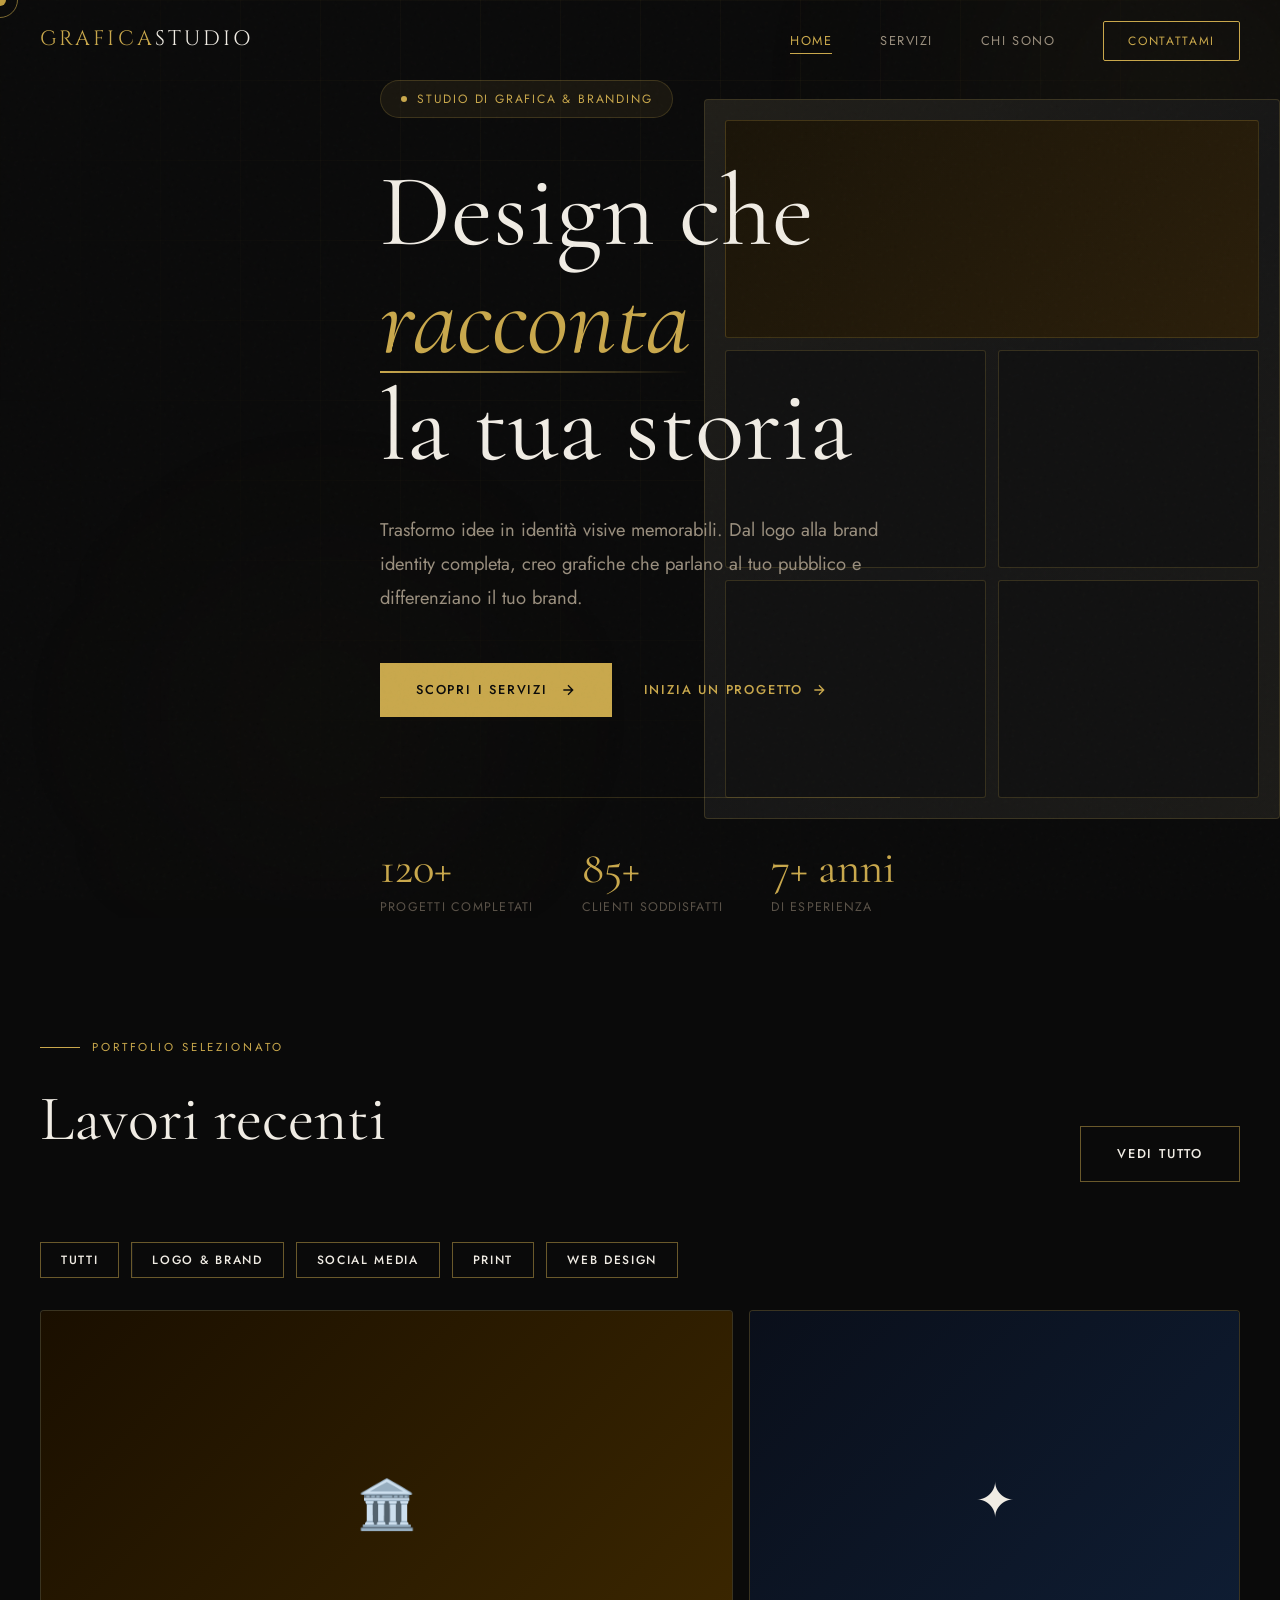
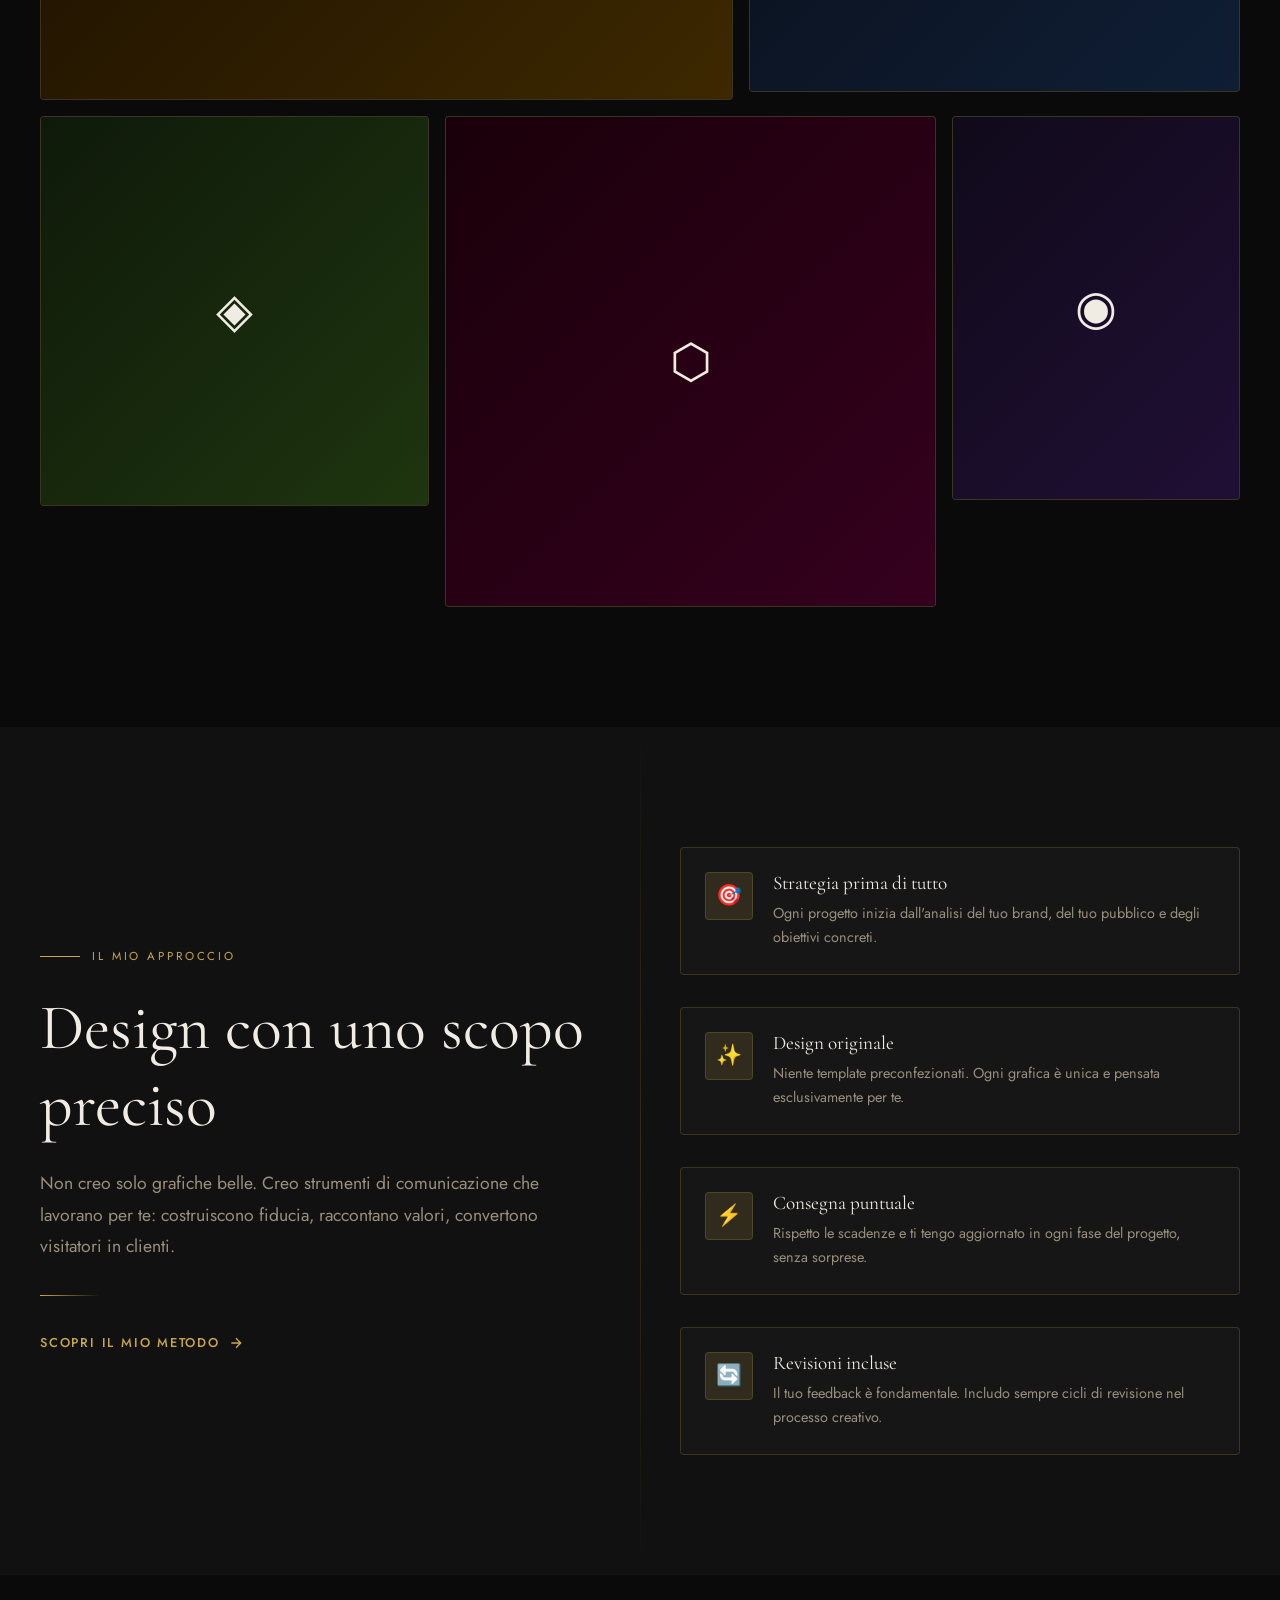
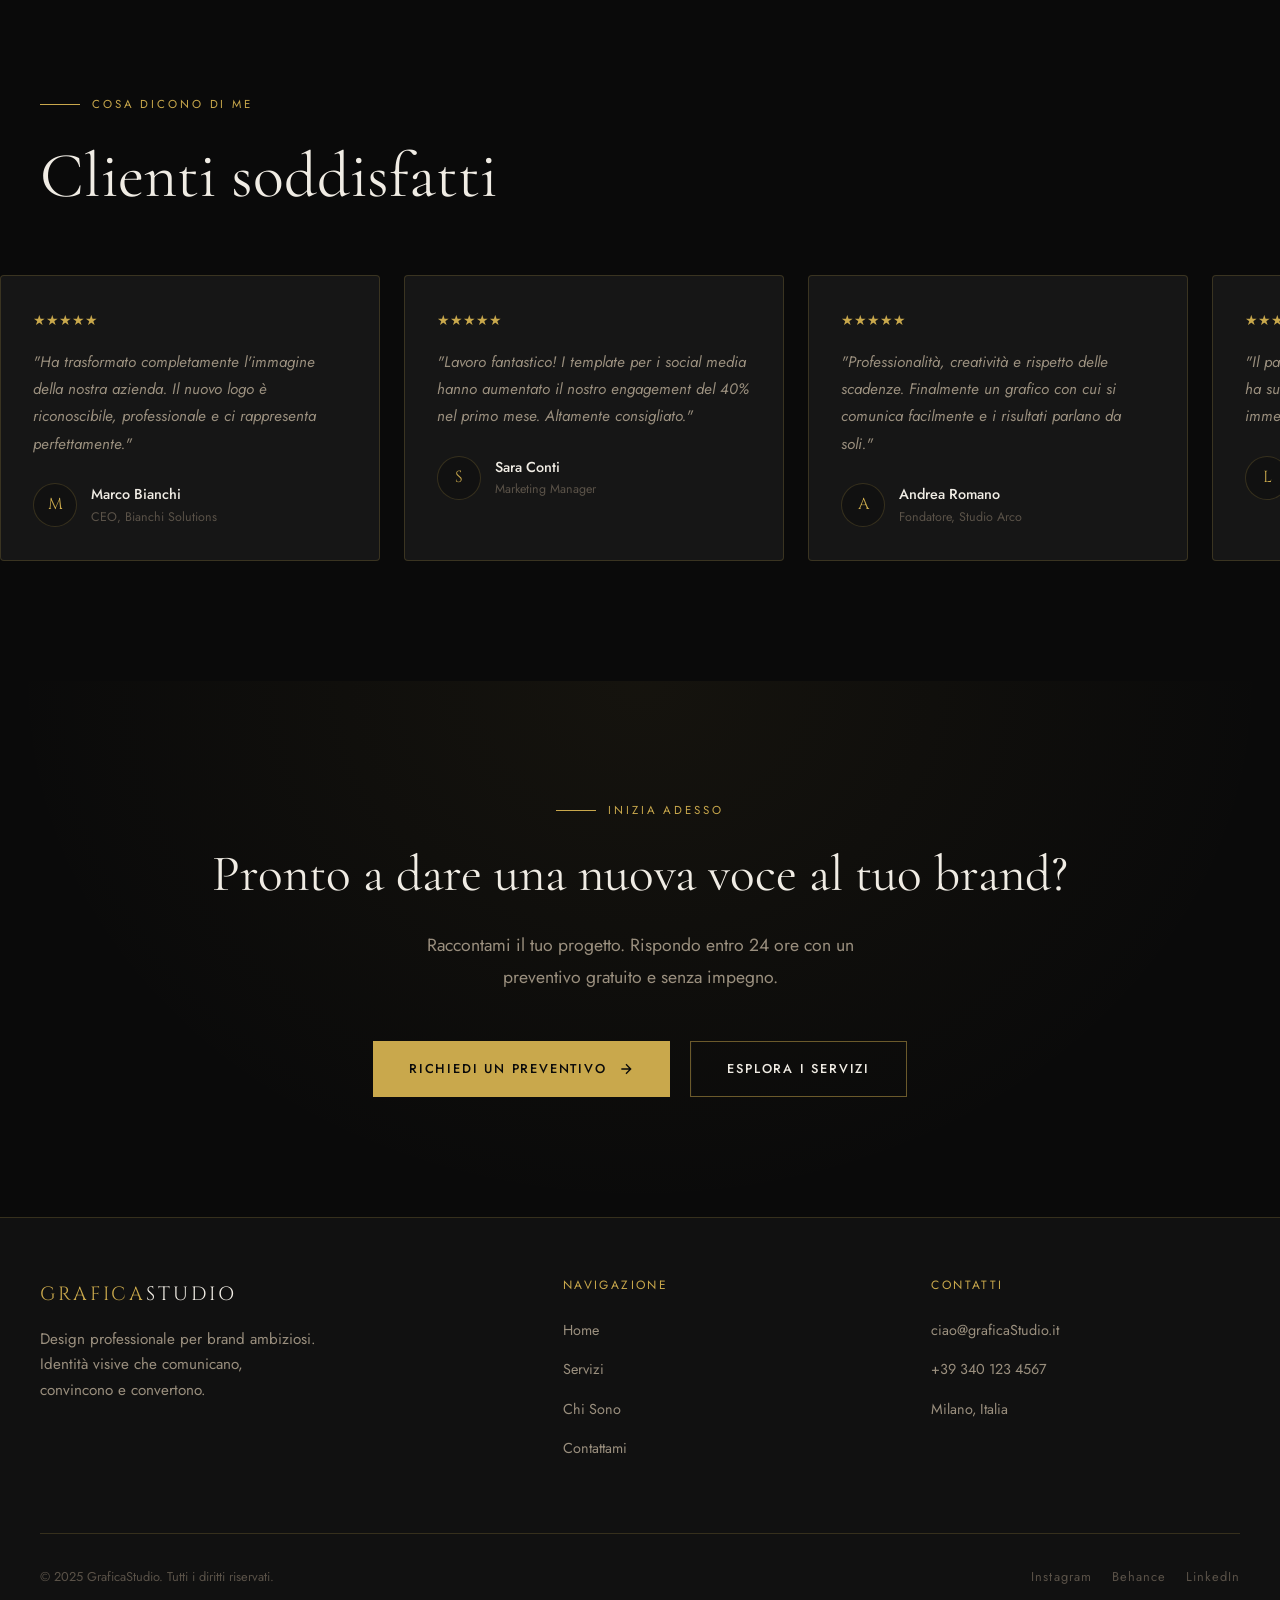
<file: index.html>
<!DOCTYPE html>
<html lang="it">
<head>
  <meta charset="UTF-8" />
  <meta name="viewport" content="width=device-width, initial-scale=1.0" />
  <title>Grafica Studio — Design che comunica</title>
  <meta name="description" content="Studio di grafica professionale. Identità visive, loghi, branding e design digitale che trasformano le idee in esperienze memorabili." />

  <!-- Google Fonts (modifica qui per cambiare i font) -->
  <link rel="preconnect" href="https://fonts.googleapis.com">
  <link rel="preconnect" href="https://fonts.gstatic.com" crossorigin>
  <link href="https://fonts.googleapis.com/css2?family=Cinzel:wght@400;500&family=Cormorant+Garamond:ital,wght@0,300;0,400;0,500;1,300;1,400&family=Jost:wght@300;400;500&display=swap" rel="stylesheet">

  <!-- CSS -->
  <link rel="stylesheet" href="style.css" />
  <link rel="stylesheet" href="home.css" />
  <link rel="stylesheet" href="pages.css" />
</head>
<body>

<!-- Cursore personalizzato -->
<div class="cursor" id="cursor"></div>
<div class="cursor-ring" id="cursor-ring"></div>

<!-- Toast notification -->
<div class="toast" id="toast"></div>

<!-- ============================================
     NAVBAR
     ============================================ -->
<nav class="navbar">
  <div class="container nav-inner">
    <a href="#" class="nav-logo" data-page="home">
      Grafica<span>Studio</span>
    </a>

    <ul class="nav-links" id="nav-links">
      <li><a href="#" data-page="home">Home</a></li>
      <li><a href="#" data-page="servizi">Servizi</a></li>
      <li><a href="#" data-page="chi">Chi Sono</a></li>
      <li><a href="#" data-page="contatti" class="nav-cta">Contattami</a></li>
    </ul>

    <button class="hamburger" id="hamburger" aria-label="Menu">
      <span></span><span></span><span></span>
    </button>
  </div>
</nav>


<!-- ============================================================
     PAGINA: HOME
     ============================================================ -->
<div class="page" id="page-home">

  <!-- HERO -->
  <section class="hero">
    <div class="hero-grid"></div>
    <div class="hero-orb hero-orb-1"></div>
    <div class="hero-orb hero-orb-2"></div>

    <div class="container">
      <div class="hero-content">
        <div class="hero-badge">
          <span class="hero-badge-dot"></span>
          Studio di Grafica &amp; Branding
        </div>

        <h1 class="hero-title">
          Design che<br><em>racconta</em><br>la tua storia
        </h1>

        <p class="hero-description">
          Trasformo idee in identità visive memorabili. Dal logo alla brand identity completa, creo grafiche che parlano al tuo pubblico e differenziano il tuo brand.
        </p>

        <div class="hero-actions">
          <a href="#" class="btn btn-primary" data-page="servizi">
            Scopri i Servizi
            <svg viewBox="0 0 24 24" fill="none" stroke="currentColor" stroke-width="2"><path d="M5 12h14M12 5l7 7-7 7"/></svg>
          </a>
          <a href="#" class="btn btn-ghost" data-page="contatti">
            Inizia un progetto
            <svg viewBox="0 0 24 24" fill="none" stroke="currentColor" stroke-width="2"><path d="M5 12h14M12 5l7 7-7 7"/></svg>
          </a>
        </div>

        <div class="hero-stats">
          <div class="hero-stat">
            <div class="hero-stat-number" data-count="120" data-suffix="+">0+</div>
            <div class="hero-stat-label">Progetti completati</div>
          </div>
          <div class="hero-stat">
            <div class="hero-stat-number" data-count="85" data-suffix="+">0+</div>
            <div class="hero-stat-label">Clienti soddisfatti</div>
          </div>
          <div class="hero-stat">
            <div class="hero-stat-number" data-count="7" data-suffix="+ anni">0</div>
            <div class="hero-stat-label">Di esperienza</div>
          </div>
        </div>
      </div>
    </div>

    <!-- Visual decorativo -->
    <div class="hero-visual">
      <div class="hero-visual-frame">
        <div class="hero-mockup-grid">
          <div class="hero-mockup-item"></div>
          <div class="hero-mockup-item"></div>
          <div class="hero-mockup-item"></div>
          <div class="hero-mockup-item"></div>
          <div class="hero-mockup-item"></div>
        </div>
      </div>
    </div>
  </section>

  <!-- PORTFOLIO PREVIEW -->
  <section class="portfolio-preview">
    <div class="container">
      <div class="portfolio-header reveal">
        <div>
          <div class="section-label">Portfolio selezionato</div>
          <h2 class="section-title">Lavori recenti</h2>
        </div>
        <a href="#" class="btn btn-outline" data-page="servizi">Vedi tutto</a>
      </div>

      <!-- Filtri -->
      <div style="display:flex; gap:12px; margin-bottom:32px; flex-wrap:wrap;" class="reveal">
        <button class="btn btn-outline active" data-filter="all" style="padding:8px 20px; font-size:0.75rem;">Tutti</button>
        <button class="btn btn-outline" data-filter="logo" style="padding:8px 20px; font-size:0.75rem;">Logo & Brand</button>
        <button class="btn btn-outline" data-filter="social" style="padding:8px 20px; font-size:0.75rem;">Social Media</button>
        <button class="btn btn-outline" data-filter="print" style="padding:8px 20px; font-size:0.75rem;">Print</button>
        <button class="btn btn-outline" data-filter="web" style="padding:8px 20px; font-size:0.75rem;">Web Design</button>
      </div>

      <div class="portfolio-grid reveal">
        <div class="portfolio-item reveal" data-category="logo">
          <div class="portfolio-item-inner pi-color-1">🏛️</div>
          <div class="portfolio-overlay">
            <h3>Identità Aurora</h3>
            <span>Logo &amp; Brand Identity</span>
          </div>
        </div>
        <div class="portfolio-item reveal reveal-delay-1" data-category="social">
          <div class="portfolio-item-inner pi-color-2">✦</div>
          <div class="portfolio-overlay">
            <h3>Social Pack Luxe</h3>
            <span>Social Media Design</span>
          </div>
        </div>
        <div class="portfolio-item reveal reveal-delay-2" data-category="print">
          <div class="portfolio-item-inner pi-color-3">◈</div>
          <div class="portfolio-overlay">
            <h3>Editorial Verde</h3>
            <span>Print &amp; Packaging</span>
          </div>
        </div>
        <div class="portfolio-item reveal reveal-delay-3" data-category="web">
          <div class="portfolio-item-inner pi-color-4">⬡</div>
          <div class="portfolio-overlay">
            <h3>Web UI Bloom</h3>
            <span>Web Design</span>
          </div>
        </div>
        <div class="portfolio-item reveal reveal-delay-4" data-category="logo">
          <div class="portfolio-item-inner pi-color-5">◉</div>
          <div class="portfolio-overlay">
            <h3>Logo Minimal</h3>
            <span>Logo Design</span>
          </div>
        </div>
      </div>
    </div>
  </section>

  <!-- PERCHÉ SCEGLIERMI -->
  <section class="why-section">
    <div class="container">
      <div class="why-grid">
        <div class="reveal">
          <div class="section-label">Il mio approccio</div>
          <h2 class="section-title">Design con uno scopo preciso</h2>
          <p class="section-subtitle">
            Non creo solo grafiche belle. Creo strumenti di comunicazione che lavorano per te: costruiscono fiducia, raccontano valori, convertono visitatori in clienti.
          </p>
          <div class="gold-divider"></div>
          <a href="#" class="btn btn-ghost" data-page="chi">
            Scopri il mio metodo
            <svg viewBox="0 0 24 24" fill="none" stroke="currentColor" stroke-width="2"><path d="M5 12h14M12 5l7 7-7 7"/></svg>
          </a>
        </div>

        <div class="why-features">
          <div class="why-feature reveal reveal-delay-1">
            <div class="why-feature-icon">🎯</div>
            <div class="why-feature-content">
              <h3>Strategia prima di tutto</h3>
              <p>Ogni progetto inizia dall'analisi del tuo brand, del tuo pubblico e degli obiettivi concreti.</p>
            </div>
          </div>
          <div class="why-feature reveal reveal-delay-2">
            <div class="why-feature-icon">✨</div>
            <div class="why-feature-content">
              <h3>Design originale</h3>
              <p>Niente template preconfezionati. Ogni grafica è unica e pensata esclusivamente per te.</p>
            </div>
          </div>
          <div class="why-feature reveal reveal-delay-3">
            <div class="why-feature-icon">⚡</div>
            <div class="why-feature-content">
              <h3>Consegna puntuale</h3>
              <p>Rispetto le scadenze e ti tengo aggiornato in ogni fase del progetto, senza sorprese.</p>
            </div>
          </div>
          <div class="why-feature reveal reveal-delay-4">
            <div class="why-feature-icon">🔄</div>
            <div class="why-feature-content">
              <h3>Revisioni incluse</h3>
              <p>Il tuo feedback è fondamentale. Includo sempre cicli di revisione nel processo creativo.</p>
            </div>
          </div>
        </div>
      </div>
    </div>
  </section>

  <!-- TESTIMONIANZE -->
  <section class="testimonials">
    <div class="container">
      <div class="section-label reveal">Cosa dicono di me</div>
      <h2 class="section-title reveal">Clienti soddisfatti</h2>
    </div>

    <div class="testimonials-track-wrapper">
      <div class="testimonials-track">
        <!-- Prima serie -->
        <div class="testimonial-card">
          <div class="testimonial-stars">★★★★★</div>
          <p class="testimonial-text">"Ha trasformato completamente l'immagine della nostra azienda. Il nuovo logo è riconoscibile, professionale e ci rappresenta perfettamente."</p>
          <div class="testimonial-author">
            <div class="testimonial-avatar">M</div>
            <div><div class="testimonial-name">Marco Bianchi</div><div class="testimonial-role">CEO, Bianchi Solutions</div></div>
          </div>
        </div>
        <div class="testimonial-card">
          <div class="testimonial-stars">★★★★★</div>
          <p class="testimonial-text">"Lavoro fantastico! I template per i social media hanno aumentato il nostro engagement del 40% nel primo mese. Altamente consigliato."</p>
          <div class="testimonial-author">
            <div class="testimonial-avatar">S</div>
            <div><div class="testimonial-name">Sara Conti</div><div class="testimonial-role">Marketing Manager</div></div>
          </div>
        </div>
        <div class="testimonial-card">
          <div class="testimonial-stars">★★★★★</div>
          <p class="testimonial-text">"Professionalità, creatività e rispetto delle scadenze. Finalmente un grafico con cui si comunica facilmente e i risultati parlano da soli."</p>
          <div class="testimonial-author">
            <div class="testimonial-avatar">A</div>
            <div><div class="testimonial-name">Andrea Romano</div><div class="testimonial-role">Fondatore, Studio Arco</div></div>
          </div>
        </div>
        <div class="testimonial-card">
          <div class="testimonial-stars">★★★★★</div>
          <p class="testimonial-text">"Il packaging che ha creato per i nostri prodotti ha superato ogni aspettativa. I clienti lo notano immediatamente e lo adorano."</p>
          <div class="testimonial-author">
            <div class="testimonial-avatar">L</div>
            <div><div class="testimonial-name">Lucia Ferraro</div><div class="testimonial-role">Owner, Bottega Ferraro</div></div>
          </div>
        </div>
        <div class="testimonial-card">
          <div class="testimonial-stars">★★★★★</div>
          <p class="testimonial-text">"Ho finalmente un brand che mi distingue dalla concorrenza. Il processo era chiaro, organizzato e il risultato è esattamente quello che sognavo."</p>
          <div class="testimonial-author">
            <div class="testimonial-avatar">F</div>
            <div><div class="testimonial-name">Federico Mori</div><div class="testimonial-role">Freelance Consultant</div></div>
          </div>
        </div>
        <!-- Duplicato per loop infinito -->
        <div class="testimonial-card">
          <div class="testimonial-stars">★★★★★</div>
          <p class="testimonial-text">"Ha trasformato completamente l'immagine della nostra azienda. Il nuovo logo è riconoscibile, professionale e ci rappresenta perfettamente."</p>
          <div class="testimonial-author">
            <div class="testimonial-avatar">M</div>
            <div><div class="testimonial-name">Marco Bianchi</div><div class="testimonial-role">CEO, Bianchi Solutions</div></div>
          </div>
        </div>
        <div class="testimonial-card">
          <div class="testimonial-stars">★★★★★</div>
          <p class="testimonial-text">"Lavoro fantastico! I template per i social media hanno aumentato il nostro engagement del 40% nel primo mese. Altamente consigliato."</p>
          <div class="testimonial-author">
            <div class="testimonial-avatar">S</div>
            <div><div class="testimonial-name">Sara Conti</div><div class="testimonial-role">Marketing Manager</div></div>
          </div>
        </div>
        <div class="testimonial-card">
          <div class="testimonial-stars">★★★★★</div>
          <p class="testimonial-text">"Professionalità, creatività e rispetto delle scadenze. Finalmente un grafico con cui si comunica facilmente e i risultati parlano da soli."</p>
          <div class="testimonial-author">
            <div class="testimonial-avatar">A</div>
            <div><div class="testimonial-name">Andrea Romano</div><div class="testimonial-role">Fondatore, Studio Arco</div></div>
          </div>
        </div>
        <div class="testimonial-card">
          <div class="testimonial-stars">★★★★★</div>
          <p class="testimonial-text">"Il packaging che ha creato per i nostri prodotti ha superato ogni aspettativa. I clienti lo notano immediatamente e lo adorano."</p>
          <div class="testimonial-author">
            <div class="testimonial-avatar">L</div>
            <div><div class="testimonial-name">Lucia Ferraro</div><div class="testimonial-role">Owner, Bottega Ferraro</div></div>
          </div>
        </div>
        <div class="testimonial-card">
          <div class="testimonial-stars">★★★★★</div>
          <p class="testimonial-text">"Ho finalmente un brand che mi distingue dalla concorrenza. Il processo era chiaro, organizzato e il risultato è esattamente quello che sognavo."</p>
          <div class="testimonial-author">
            <div class="testimonial-avatar">F</div>
            <div><div class="testimonial-name">Federico Mori</div><div class="testimonial-role">Freelance Consultant</div></div>
          </div>
        </div>
      </div>
    </div>
  </section>

  <!-- CTA -->
  <section class="cta-section">
    <div class="cta-bg"></div>
    <div class="container reveal">
      <div class="section-label" style="justify-content:center;">Inizia adesso</div>
      <h2 class="section-title">Pronto a dare una nuova voce al tuo brand?</h2>
      <p class="section-subtitle">Raccontami il tuo progetto. Rispondo entro 24 ore con un preventivo gratuito e senza impegno.</p>
      <div style="display:flex; gap:20px; justify-content:center; flex-wrap:wrap;">
        <a href="#" class="btn btn-primary" data-page="contatti">
          Richiedi un preventivo
          <svg viewBox="0 0 24 24" fill="none" stroke="currentColor" stroke-width="2"><path d="M5 12h14M12 5l7 7-7 7"/></svg>
        </a>
        <a href="#" class="btn btn-outline" data-page="servizi">Esplora i servizi</a>
      </div>
    </div>
  </section>

  <!-- FOOTER -->
  <footer>
    <div class="container">
      <div class="footer-inner">
        <div class="footer-brand">
          <div class="nav-logo" style="font-size:1.2rem;">Grafica<span style="color:var(--text-primary)">Studio</span></div>
          <p>Design professionale per brand ambiziosi. Identità visive che comunicano, convincono e convertono.</p>
        </div>
        <div class="footer-col">
          <h4>Navigazione</h4>
          <ul>
            <li><a href="#" data-page="home">Home</a></li>
            <li><a href="#" data-page="servizi">Servizi</a></li>
            <li><a href="#" data-page="chi">Chi Sono</a></li>
            <li><a href="#" data-page="contatti">Contattami</a></li>
          </ul>
        </div>
        <div class="footer-col">
          <h4>Contatti</h4>
          <ul>
            <li><a href="#" class="email-link">ciao@graficaStudio.it</a></li>
            <li><a href="tel:+393401234567">+39 340 123 4567</a></li>
            <li><a href="#">Milano, Italia</a></li>
          </ul>
        </div>
      </div>
      <div class="footer-bottom">
        <span>© 2025 GraficaStudio. Tutti i diritti riservati.</span>
        <div class="social-links">
          <a href="#">Instagram</a>
          <a href="#">Behance</a>
          <a href="#">LinkedIn</a>
        </div>
      </div>
    </div>
  </footer>
</div>


<!-- ============================================================
     PAGINA: SERVIZI
     ============================================================ -->
<div class="page" id="page-servizi">

  <!-- Header -->
  <div class="page-header">
    <div class="container page-header-content">
      <div class="section-label">Cosa offro</div>
      <h1 class="page-title">Servizi di<br><em style="font-style:italic; color:var(--gold)">Design</em></h1>
      <p class="section-subtitle">Soluzioni creative su misura per ogni esigenza. Dalla brand identity al social media design, tutto con un approccio strategico.</p>
    </div>
  </div>

  <!-- Cards Servizi -->
  <section class="services-section">
    <div class="container">
      <div class="services-grid">

        <div class="service-card featured reveal">
          <span class="service-badge">Più richiesto</span>
          <span class="service-icon">🏆</span>
          <h3>Brand Identity Completa</h3>
          <p>Il pacchetto completo per costruire un'identità visiva coerente e professionale da zero.</p>
          <ul class="service-features">
            <li>Logo design + varianti</li>
            <li>Palette colori & tipografia</li>
            <li>Brand guidelines documento</li>
            <li>Biglietti da visita</li>
            <li>Template social base</li>
            <li>File in tutti i formati</li>
          </ul>
          <div class="service-price">da €890 <span>/ progetto</span></div>
          <div style="margin-top:24px;">
            <a href="#" class="btn btn-primary" data-page="contatti" style="width:100%; justify-content:center;">Richiedi preventivo</a>
          </div>
        </div>

        <div class="service-card reveal reveal-delay-1">
          <span class="service-icon">✏️</span>
          <h3>Logo Design</h3>
          <p>Un logo che ti rappresenta, funziona su tutti i supporti e rimane impresso nella memoria.</p>
          <ul class="service-features">
            <li>3 proposte iniziali</li>
            <li>2 cicli di revisioni</li>
            <li>Versioni colore/bianco/nero</li>
            <li>File vettoriali + raster</li>
          </ul>
          <div class="service-price">da €350 <span>/ progetto</span></div>
          <div style="margin-top:24px;">
            <a href="#" class="btn btn-outline" data-page="contatti" style="width:100%; justify-content:center;">Scopri di più</a>
          </div>
        </div>

        <div class="service-card reveal reveal-delay-2">
          <span class="service-icon">📱</span>
          <h3>Social Media Design</h3>
          <p>Template e grafiche per Instagram, Facebook e LinkedIn che aumentano engagement e riconoscibilità.</p>
          <ul class="service-features">
            <li>Pack da 10/20/30 template</li>
            <li>Formato post + stories</li>
            <li>File Canva editabili</li>
            <li>Guida all'uso inclusa</li>
          </ul>
          <div class="service-price">da €290 <span>/ pack</span></div>
          <div style="margin-top:24px;">
            <a href="#" class="btn btn-outline" data-page="contatti" style="width:100%; justify-content:center;">Scopri di più</a>
          </div>
        </div>

        <div class="service-card reveal reveal-delay-1">
          <span class="service-icon">🖨️</span>
          <h3>Materiali Print</h3>
          <p>Brochure, flyer, locandine, roll-up e ogni materiale stampato per eventi e marketing.</p>
          <ul class="service-features">
            <li>Impaginazione professionale</li>
            <li>Pronto per la stampa (CMYK)</li>
            <li>Revisioni incluse</li>
            <li>Formato PDF + originale</li>
          </ul>
          <div class="service-price">da €180 <span>/ pezzo</span></div>
          <div style="margin-top:24px;">
            <a href="#" class="btn btn-outline" data-page="contatti" style="width:100%; justify-content:center;">Scopri di più</a>
          </div>
        </div>

        <div class="service-card reveal reveal-delay-2">
          <span class="service-icon">📦</span>
          <h3>Packaging Design</h3>
          <p>Design di confezioni e packaging che catturano l'attenzione sullo scaffale e comunicano qualità.</p>
          <ul class="service-features">
            <li>Concept & render 3D</li>
            <li>File tecnici per stampa</li>
            <li>Coordinazione con stamperia</li>
          </ul>
          <div class="service-price">da €490 <span>/ progetto</span></div>
          <div style="margin-top:24px;">
            <a href="#" class="btn btn-outline" data-page="contatti" style="width:100%; justify-content:center;">Scopri di più</a>
          </div>
        </div>

        <div class="service-card reveal reveal-delay-3">
          <span class="service-icon">🌐</span>
          <h3>UI / Web Design</h3>
          <p>Mockup e design di interfacce web ed app che uniscono estetica e usabilità eccellente.</p>
          <ul class="service-features">
            <li>Wireframe & prototipo</li>
            <li>Design system</li>
            <li>File Figma consegnato</li>
            <li>Responsive (mobile+desktop)</li>
          </ul>
          <div class="service-price">da €690 <span>/ progetto</span></div>
          <div style="margin-top:24px;">
            <a href="#" class="btn btn-outline" data-page="contatti" style="width:100%; justify-content:center;">Scopri di più</a>
          </div>
        </div>

      </div>
    </div>
  </section>

  <!-- PROCESSO -->
  <section class="process-section">
    <div class="container">
      <div class="section-label reveal">Come lavoro</div>
      <h2 class="section-title reveal">Il mio processo in 4 fasi</h2>

      <div class="process-steps">
        <div class="process-step reveal">
          <div class="process-step-number">01</div>
          <h3>Brief & Strategia</h3>
          <p>Ascolto le tue esigenze, analizzo il tuo mercato e definiamo insieme gli obiettivi del progetto.</p>
        </div>
        <div class="process-step reveal reveal-delay-1">
          <div class="process-step-number">02</div>
          <h3>Concept Creativo</h3>
          <p>Sviluppo 2-3 direzioni creative differenti basate sulla strategia concordata.</p>
        </div>
        <div class="process-step reveal reveal-delay-2">
          <div class="process-step-number">03</div>
          <h3>Sviluppo & Revisioni</h3>
          <p>Raffiniamo la direzione scelta con cicli di feedback e revisioni incluse.</p>
        </div>
        <div class="process-step reveal reveal-delay-3">
          <div class="process-step-number">04</div>
          <h3>Consegna Finale</h3>
          <p>Ricevi tutti i file in ogni formato necessario, con guida all'uso inclusa.</p>
        </div>
      </div>
    </div>
  </section>

  <!-- FAQ -->
  <section class="faq-section">
    <div class="container">
      <div class="section-label reveal">Domande frequenti</div>
      <h2 class="section-title reveal">FAQ</h2>

      <div class="faq-list reveal">
        <div class="faq-item">
          <button class="faq-question">
            Quanto tempo richiede un progetto?
            <span class="faq-icon">+</span>
          </button>
          <div class="faq-answer">
            <div class="faq-answer-inner">
              I tempi variano in base alla complessità. Un logo semplice richiede 5-7 giorni lavorativi, una brand identity completa 3-4 settimane. Per progetti urgenti esiste un servizio prioritario con consegna accelerata (con sovrapprezzo del 30%).
            </div>
          </div>
        </div>
        <div class="faq-item">
          <button class="faq-question">
            Come funziona il pagamento?
            <span class="faq-icon">+</span>
          </button>
          <div class="faq-answer">
            <div class="faq-answer-inner">
              Richiedo un acconto del 50% all'inizio del progetto e il saldo alla consegna finale. Accetto bonifico bancario, PayPal e carta di credito. Per progetti di importo superiore a €1.000 posso valutare piani di pagamento personalizzati.
            </div>
          </div>
        </div>
        <div class="faq-item">
          <button class="faq-question">
            Quante revisioni sono incluse?
            <span class="faq-icon">+</span>
          </button>
          <div class="faq-answer">
            <div class="faq-answer-inner">
              Ogni pacchetto include 2-3 cicli di revisione completi. Le revisioni devono riguardare il progetto in corso e non stravolgere la direzione creativa concordata. Revisioni aggiuntive sono disponibili a €60/ora.
            </div>
          </div>
        </div>
        <div class="faq-item">
          <button class="faq-question">
            Quali file ricevo alla fine?
            <span class="faq-icon">+</span>
          </button>
          <div class="faq-answer">
            <div class="faq-answer-inner">
              Consegno sempre: file vettoriali (AI, EPS, SVG), file raster ad alta risoluzione (PNG, JPG), versione PDF e i file editabili nel programma utilizzato (Illustrator, Figma, InDesign). Puoi portare i file da qualsiasi altro grafico senza problemi.
            </div>
          </div>
        </div>
        <div class="faq-item">
          <button class="faq-question">
            Lavori con clienti fuori dall'Italia?
            <span class="faq-icon">+</span>
          </button>
          <div class="faq-answer">
            <div class="faq-answer-inner">
              Assolutamente sì! Lavoro con clienti in tutta Europa e nel mondo. La comunicazione avviene via email, Zoom o Meet. I pagamenti internazionali vengono gestiti via PayPal o bonifico SEPA.
            </div>
          </div>
        </div>
      </div>
    </div>
  </section>

  <!-- CTA -->
  <section class="cta-section">
    <div class="cta-bg"></div>
    <div class="container reveal" style="text-align:center;">
      <div class="section-label" style="justify-content:center;">Inizia il tuo progetto</div>
      <h2 class="section-title">Hai un progetto in mente?</h2>
      <p class="section-subtitle" style="margin:0 auto 48px;">Contattami per un preventivo gratuito e senza impegno. Rispondo sempre entro 24 ore.</p>
      <a href="#" class="btn btn-primary" data-page="contatti">
        Parliamo del tuo progetto
        <svg viewBox="0 0 24 24" fill="none" stroke="currentColor" stroke-width="2"><path d="M5 12h14M12 5l7 7-7 7"/></svg>
      </a>
    </div>
  </section>

  <footer>
    <div class="container">
      <div class="footer-inner">
        <div class="footer-brand">
          <div class="nav-logo" style="font-size:1.2rem;">Grafica<span style="color:var(--text-primary)">Studio</span></div>
          <p>Design professionale per brand ambiziosi.</p>
        </div>
        <div class="footer-col">
          <h4>Navigazione</h4>
          <ul>
            <li><a href="#" data-page="home">Home</a></li>
            <li><a href="#" data-page="servizi">Servizi</a></li>
            <li><a href="#" data-page="chi">Chi Sono</a></li>
            <li><a href="#" data-page="contatti">Contattami</a></li>
          </ul>
        </div>
        <div class="footer-col">
          <h4>Contatti</h4>
          <ul>
            <li><a href="#" class="email-link">ciao@graficaStudio.it</a></li>
          </ul>
        </div>
      </div>
      <div class="footer-bottom">
        <span>© 2025 GraficaStudio. Tutti i diritti riservati.</span>
        <div class="social-links">
          <a href="#">Instagram</a><a href="#">Behance</a><a href="#">LinkedIn</a>
        </div>
      </div>
    </div>
  </footer>
</div>


<!-- ============================================================
     PAGINA: CHI SONO
     ============================================================ -->
<div class="page" id="page-chi">

  <div class="page-header">
    <div class="container page-header-content">
      <div class="section-label">La mia storia</div>
      <h1 class="page-title">Chi<br><em style="font-style:italic; color:var(--gold)">Sono</em></h1>
      <p class="section-subtitle">Graphic designer con 7+ anni di esperienza. Appassionato di brand identity, tipografia e design che fa la differenza.</p>
    </div>
  </div>

  <!-- Intro -->
  <section class="about-intro">
    <div class="container">
      <div class="about-grid">

        <div class="about-visual reveal">
          <div class="about-image-frame">
            <div class="about-image-bg">🎨</div>
          </div>
          <div class="about-accent-box">
            <div class="about-accent-number">120+</div>
            <div class="about-accent-label">Progetti realizzati</div>
          </div>
        </div>

        <div class="about-content reveal reveal-delay-2">
          <div class="section-label">Chi sono</div>
          <h2 class="section-title" style="font-size:2.5rem;">Lorenzo Ricci,<br>Graphic Designer</h2>
          <p class="section-subtitle" style="max-width:100%; margin-bottom:24px;">
            Ciao! Sono Lorenzo, un graphic designer freelance con sede a Milano. Ho iniziato il mio percorso nel mondo della grafica nel 2017, dopo una laurea in Design della Comunicazione al Politecnico di Milano.
          </p>
          <p style="color:var(--text-secondary); font-size:0.95rem; line-height:1.85; margin-bottom:32px;">
            Nel tempo ho sviluppato una specializzazione in brand identity e visual design per piccole e medie imprese, aiutando decine di imprenditori a costruire un'immagine professionale che rispecchiasse davvero i loro valori.
          </p>

          <div class="gold-divider"></div>

          <div class="about-skills">
            <div>
              <div class="skill-bar-label"><span>Brand Identity</span><span>95%</span></div>
              <div class="skill-bar-track"><div class="skill-bar-fill" data-width="95"></div></div>
            </div>
            <div>
              <div class="skill-bar-label"><span>Logo Design</span><span>92%</span></div>
              <div class="skill-bar-track"><div class="skill-bar-fill" data-width="92"></div></div>
            </div>
            <div>
              <div class="skill-bar-label"><span>Social Media Design</span><span>88%</span></div>
              <div class="skill-bar-track"><div class="skill-bar-fill" data-width="88"></div></div>
            </div>
            <div>
              <div class="skill-bar-label"><span>UI Design</span><span>80%</span></div>
              <div class="skill-bar-track"><div class="skill-bar-fill" data-width="80"></div></div>
            </div>
            <div>
              <div class="skill-bar-label"><span>Print & Packaging</span><span>85%</span></div>
              <div class="skill-bar-track"><div class="skill-bar-fill" data-width="85"></div></div>
            </div>
          </div>

          <div style="margin-top:40px;">
            <a href="#" class="btn btn-primary" data-page="contatti">Lavoriamo insieme</a>
          </div>
        </div>
      </div>
    </div>
  </section>

  <!-- Valori -->
  <section class="values-section">
    <div class="container">
      <div class="section-label reveal">La mia filosofia</div>
      <h2 class="section-title reveal">I valori che guidano il mio lavoro</h2>

      <div class="values-grid">
        <div class="value-card reveal">
          <span class="value-icon">🎨</span>
          <h3>Creatività con purpose</h3>
          <p>Il design bello ma inutile non mi interessa. Ogni scelta creativa deve servire un obiettivo concreto e comunicare qualcosa di preciso.</p>
        </div>
        <div class="value-card reveal reveal-delay-1">
          <span class="value-icon">🤝</span>
          <h3>Collaborazione vera</h3>
          <p>Non sono un esecutore di ordini, sono un partner creativo. Il tuo successo è il mio successo, e ci lavoro insieme a te.</p>
        </div>
        <div class="value-card reveal reveal-delay-2">
          <span class="value-icon">📐</span>
          <h3>Attenzione al dettaglio</h3>
          <p>La qualità è nei dettagli: nella spaziatura tra le lettere, nel peso del colore, nell'allineamento perfetto. Non transigo su questo.</p>
        </div>
      </div>
    </div>
  </section>

  <!-- Strumenti -->
  <section style="padding:var(--section-padding) 0;">
    <div class="container">
      <div class="section-label reveal">Strumenti e software</div>
      <h2 class="section-title reveal">Con cosa lavoro</h2>

      <div style="display:flex; flex-wrap:wrap; gap:16px; margin-top:48px;" class="reveal">
        <div style="background:var(--bg-card); border:1px solid var(--border); border-radius:4px; padding:20px 28px; display:flex; align-items:center; gap:12px; transition:var(--transition);" onmouseover="this.style.borderColor='var(--border-hover)'" onmouseout="this.style.borderColor='var(--border)'">
          <span style="font-size:1.5rem;">🖥</span>
          <div><div style="font-size:0.9rem;font-weight:500;color:var(--text-primary)">Adobe Illustrator</div><div style="font-size:0.75rem;color:var(--text-muted)">Vettoriale & logo</div></div>
        </div>
        <div style="background:var(--bg-card); border:1px solid var(--border); border-radius:4px; padding:20px 28px; display:flex; align-items:center; gap:12px; transition:var(--transition);" onmouseover="this.style.borderColor='var(--border-hover)'" onmouseout="this.style.borderColor='var(--border)'">
          <span style="font-size:1.5rem;">📸</span>
          <div><div style="font-size:0.9rem;font-weight:500;color:var(--text-primary)">Adobe Photoshop</div><div style="font-size:0.75rem;color:var(--text-muted)">Immagini & retouching</div></div>
        </div>
        <div style="background:var(--bg-card); border:1px solid var(--border); border-radius:4px; padding:20px 28px; display:flex; align-items:center; gap:12px; transition:var(--transition);" onmouseover="this.style.borderColor='var(--border-hover)'" onmouseout="this.style.borderColor='var(--border)'">
          <span style="font-size:1.5rem;">📄</span>
          <div><div style="font-size:0.9rem;font-weight:500;color:var(--text-primary)">Adobe InDesign</div><div style="font-size:0.75rem;color:var(--text-muted)">Print & impaginazione</div></div>
        </div>
        <div style="background:var(--bg-card); border:1px solid var(--border); border-radius:4px; padding:20px 28px; display:flex; align-items:center; gap:12px; transition:var(--transition);" onmouseover="this.style.borderColor='var(--border-hover)'" onmouseout="this.style.borderColor='var(--border)'">
          <span style="font-size:1.5rem;">🎯</span>
          <div><div style="font-size:0.9rem;font-weight:500;color:var(--text-primary)">Figma</div><div style="font-size:0.75rem;color:var(--text-muted)">UI & prototipazione</div></div>
        </div>
        <div style="background:var(--bg-card); border:1px solid var(--border); border-radius:4px; padding:20px 28px; display:flex; align-items:center; gap:12px; transition:var(--transition);" onmouseover="this.style.borderColor='var(--border-hover)'" onmouseout="this.style.borderColor='var(--border)'">
          <span style="font-size:1.5rem;">🖌</span>
          <div><div style="font-size:0.9rem;font-weight:500;color:var(--text-primary)">Canva Pro</div><div style="font-size:0.75rem;color:var(--text-muted)">Template editabili</div></div>
        </div>
      </div>
    </div>
  </section>

  <!-- Timeline -->
  <section class="timeline-section" style="background:var(--bg-secondary);">
    <div class="container">
      <div class="section-label reveal">Il mio percorso</div>
      <h2 class="section-title reveal">La mia storia</h2>

      <div class="timeline">
        <div class="timeline-item reveal">
          <div class="timeline-dot">17</div>
          <div class="timeline-content">
            <div class="timeline-year">2017</div>
            <h3>Laurea in Design della Comunicazione</h3>
            <p>Laurea magistrale al Politecnico di Milano con tesi sulla brand identity per le PMI italiane.</p>
          </div>
        </div>
        <div class="timeline-item reveal">
          <div class="timeline-dot">18</div>
          <div class="timeline-content">
            <div class="timeline-year">2018</div>
            <h3>Junior Designer presso Studio Forma</h3>
            <p>Esperienza in un'agenzia di comunicazione milanese, lavorando su progetti per brand nazionali.</p>
          </div>
        </div>
        <div class="timeline-item reveal">
          <div class="timeline-dot">20</div>
          <div class="timeline-content">
            <div class="timeline-year">2020</div>
            <h3>Lancio come Freelancer</h3>
            <p>Inizio del percorso freelance con i primi 15 clienti e la specializzazione in brand identity.</p>
          </div>
        </div>
        <div class="timeline-item reveal">
          <div class="timeline-dot">22</div>
          <div class="timeline-content">
            <div class="timeline-year">2022</div>
            <h3>Espansione internazionale</h3>
            <p>Primi clienti europei e collaborazioni con agenzie in Germania, Francia e Spagna.</p>
          </div>
        </div>
        <div class="timeline-item reveal">
          <div class="timeline-dot">25</div>
          <div class="timeline-content">
            <div class="timeline-year">2025</div>
            <h3>120+ Progetti completati</h3>
            <p>Milestone raggiunti: 85+ clienti soddisfatti e un portfolio variegato che copre tutti i settori.</p>
          </div>
        </div>
      </div>
    </div>
  </section>

  <footer>
    <div class="container">
      <div class="footer-inner">
        <div class="footer-brand">
          <div class="nav-logo" style="font-size:1.2rem;">Grafica<span style="color:var(--text-primary)">Studio</span></div>
          <p>Design professionale per brand ambiziosi.</p>
        </div>
        <div class="footer-col">
          <h4>Navigazione</h4>
          <ul>
            <li><a href="#" data-page="home">Home</a></li>
            <li><a href="#" data-page="servizi">Servizi</a></li>
            <li><a href="#" data-page="chi">Chi Sono</a></li>
            <li><a href="#" data-page="contatti">Contattami</a></li>
          </ul>
        </div>
        <div class="footer-col">
          <h4>Contatti</h4>
          <ul>
            <li><a href="#" class="email-link">ciao@graficaStudio.it</a></li>
          </ul>
        </div>
      </div>
      <div class="footer-bottom">
        <span>© 2025 GraficaStudio. Tutti i diritti riservati.</span>
        <div class="social-links"><a href="#">Instagram</a><a href="#">Behance</a><a href="#">LinkedIn</a></div>
      </div>
    </div>
  </footer>
</div>


<!-- ============================================================
     PAGINA: CONTATTAMI
     ============================================================ -->
<div class="page" id="page-contatti">

  <div class="page-header">
    <div class="container page-header-content">
      <div class="section-label">Parliamo</div>
      <h1 class="page-title">Contatta<em style="font-style:italic; color:var(--gold)">mi</em></h1>
      <p class="section-subtitle">Hai un progetto in mente? Raccontamelo. Rispondo entro 24 ore con una proposta su misura e senza impegno.</p>
    </div>
  </div>

  <section class="contact-section">
    <div class="container">
      <div class="contact-grid">

        <!-- Info -->
        <div class="contact-info reveal">
          <div class="section-label">Recapiti</div>
          <h2 class="section-title" style="font-size:2rem;">Sono qui per te</h2>
          <p style="color:var(--text-secondary); font-size:0.95rem; line-height:1.8; margin-bottom:0;">
            Preferisci un approccio diretto? Scrivimi via email o chiamami. Rispondo sempre personalmente, senza assistenti o risponditori automatici.
          </p>

          <div class="contact-detail">
            <div class="contact-detail-icon">✉️</div>
            <div>
              <div class="contact-detail-label">Email</div>
              <div class="contact-detail-value"><a href="mailto:ciao@graficaStudio.it" class="email-link" style="color:var(--gold);text-decoration:none;">ciao@graficaStudio.it</a></div>
            </div>
          </div>
          <div class="contact-detail">
            <div class="contact-detail-icon">📞</div>
            <div>
              <div class="contact-detail-label">Telefono</div>
              <div class="contact-detail-value">+39 340 123 4567</div>
            </div>
          </div>
          <div class="contact-detail">
            <div class="contact-detail-icon">📍</div>
            <div>
              <div class="contact-detail-label">Sede</div>
              <div class="contact-detail-value">Milano, Italia</div>
            </div>
          </div>
          <div class="contact-detail">
            <div class="contact-detail-icon">🕐</div>
            <div>
              <div class="contact-detail-label">Orari</div>
              <div class="contact-detail-value">Lun–Ven, 9:00–18:00</div>
            </div>
          </div>

          <div class="contact-availability">
            <div style="display:flex;align-items:center;gap:10px;margin-bottom:8px;">
              <span class="availability-dot"></span>
              <span style="font-size:0.85rem;font-weight:500;color:var(--text-primary);">Disponibile per nuovi progetti</span>
            </div>
            <p style="font-size:0.82rem;color:var(--text-muted);">Prossima disponibilità: immediatamente</p>
          </div>

          <div style="margin-top:32px;">
            <div style="font-size:0.72rem;letter-spacing:0.15em;text-transform:uppercase;color:var(--text-muted);margin-bottom:16px;">Seguimi su</div>
            <div style="display:flex;gap:12px;flex-wrap:wrap;">
              <a href="#" class="btn btn-outline" style="padding:10px 20px;font-size:0.75rem;">Instagram</a>
              <a href="#" class="btn btn-outline" style="padding:10px 20px;font-size:0.75rem;">Behance</a>
              <a href="#" class="btn btn-outline" style="padding:10px 20px;font-size:0.75rem;">LinkedIn</a>
            </div>
          </div>
        </div>

        <!-- Form -->
        <div class="contact-form-wrapper reveal reveal-delay-2">
          <h2 class="form-title">Inviami un messaggio</h2>
          <p class="form-subtitle">Compila il form e ti rispondo entro 24 ore lavorative.</p>

          <form id="contact-form" novalidate>
            <div class="form-row">
              <div class="form-group">
                <label for="name">Nome e cognome *</label>
                <input type="text" id="name" placeholder="Marco Rossi" required />
              </div>
              <div class="form-group">
                <label for="email">Email *</label>
                <input type="email" id="email" placeholder="marco@email.it" required />
              </div>
            </div>

            <div class="form-group">
              <label for="company">Azienda / Brand</label>
              <input type="text" id="company" placeholder="Il tuo brand (opzionale)" />
            </div>

            <div class="form-group">
              <label for="service">Servizio di interesse</label>
              <select id="service">
                <option value="" disabled selected>Seleziona un servizio...</option>
                <option value="brand">Brand Identity Completa</option>
                <option value="logo">Logo Design</option>
                <option value="social">Social Media Design</option>
                <option value="print">Materiali Print</option>
                <option value="packaging">Packaging Design</option>
                <option value="web">UI / Web Design</option>
                <option value="altro">Altro / Non so ancora</option>
              </select>
            </div>

            <div class="form-group">
              <label for="budget">Budget indicativo</label>
              <select id="budget">
                <option value="" disabled selected>Seleziona un range...</option>
                <option value="small">Meno di €300</option>
                <option value="medium">€300 – €600</option>
                <option value="large">€600 – €1.200</option>
                <option value="xlarge">Oltre €1.200</option>
                <option value="discuss">Preferirei discuterne</option>
              </select>
            </div>

            <div class="form-group">
              <label for="message">Descrivi il tuo progetto *</label>
              <textarea id="message" placeholder="Raccontami del tuo progetto: cosa fai, cosa ti serve, entro quando ne hai bisogno..." required></textarea>
            </div>

            <label class="form-checkbox">
              <input type="checkbox" id="privacy" />
              <span>Ho letto e accetto la <a href="#" style="color:var(--gold);">Privacy Policy</a>. I miei dati verranno utilizzati esclusivamente per rispondere alla mia richiesta.</span>
            </label>

            <button type="submit" class="btn btn-primary form-submit">
              Invia Richiesta
              <svg viewBox="0 0 24 24" fill="none" stroke="currentColor" stroke-width="2"><path d="M22 2L11 13M22 2l-7 20-4-9-9-4 20-7z"/></svg>
            </button>
          </form>
        </div>

      </div>
    </div>
  </section>

  <!-- Mappa decorativa -->
  <section class="location-section">
    <div class="container">
      <div class="section-label reveal">Dove sono</div>
      <h2 class="section-title reveal">Con sede a Milano,<br>lavoro in tutta Italia e oltre</h2>

      <div class="location-grid">
        <div class="location-map-placeholder reveal">
          <div class="map-grid-lines"></div>
          <div class="map-pin">
            <span class="map-pin-icon">📍</span>
            <div class="map-pin-label">Milano, Italia</div>
          </div>
        </div>
        <div class="reveal reveal-delay-2">
          <h3 style="font-family:var(--font-display);font-size:1.8rem;margin-bottom:16px;">Collaboro con clienti in tutta Europa</h3>
          <p style="color:var(--text-secondary);line-height:1.8;margin-bottom:32px;">
            Essendo un professionista digitale, posso lavorare con chiunque, ovunque si trovi. Le riunioni si svolgono via Zoom o Google Meet, la comunicazione via email e i file vengono consegnati digitalmente.
          </p>
          <div style="display:grid;grid-template-columns:1fr 1fr;gap:16px;">
            <div style="padding:20px;background:var(--bg-card);border:1px solid var(--border);border-radius:4px;text-align:center;">
              <div style="font-family:var(--font-display);font-size:2rem;color:var(--gold);">🇮🇹</div>
              <div style="font-size:0.8rem;color:var(--text-secondary);margin-top:8px;">Italia</div>
            </div>
            <div style="padding:20px;background:var(--bg-card);border:1px solid var(--border);border-radius:4px;text-align:center;">
              <div style="font-family:var(--font-display);font-size:2rem;color:var(--gold);">🇪🇺</div>
              <div style="font-size:0.8rem;color:var(--text-secondary);margin-top:8px;">Europa</div>
            </div>
          </div>
          <div style="margin-top:24px;">
            <a href="mailto:ciao@graficaStudio.it" class="btn btn-ghost email-link">
              ciao@graficaStudio.it
              <svg viewBox="0 0 24 24" fill="none" stroke="currentColor" stroke-width="2"><path d="M5 12h14M12 5l7 7-7 7"/></svg>
            </a>
          </div>
        </div>
      </div>
    </div>
  </section>

  <footer>
    <div class="container">
      <div class="footer-inner">
        <div class="footer-brand">
          <div class="nav-logo" style="font-size:1.2rem;">Grafica<span style="color:var(--text-primary)">Studio</span></div>
          <p>Design professionale per brand ambiziosi.</p>
        </div>
        <div class="footer-col">
          <h4>Navigazione</h4>
          <ul>
            <li><a href="#" data-page="home">Home</a></li>
            <li><a href="#" data-page="servizi">Servizi</a></li>
            <li><a href="#" data-page="chi">Chi Sono</a></li>
            <li><a href="#" data-page="contatti">Contattami</a></li>
          </ul>
        </div>
        <div class="footer-col">
          <h4>Contatti</h4>
          <ul>
            <li><a href="#" class="email-link">ciao@graficaStudio.it</a></li>
          </ul>
        </div>
      </div>
      <div class="footer-bottom">
        <span>© 2025 GraficaStudio. Tutti i diritti riservati.</span>
        <div class="social-links"><a href="#">Instagram</a><a href="#">Behance</a><a href="#">LinkedIn</a></div>
      </div>
    </div>
  </footer>
</div>

<!-- JavaScript -->
<script src="main.js"></script>
</body>
</html>
</file>
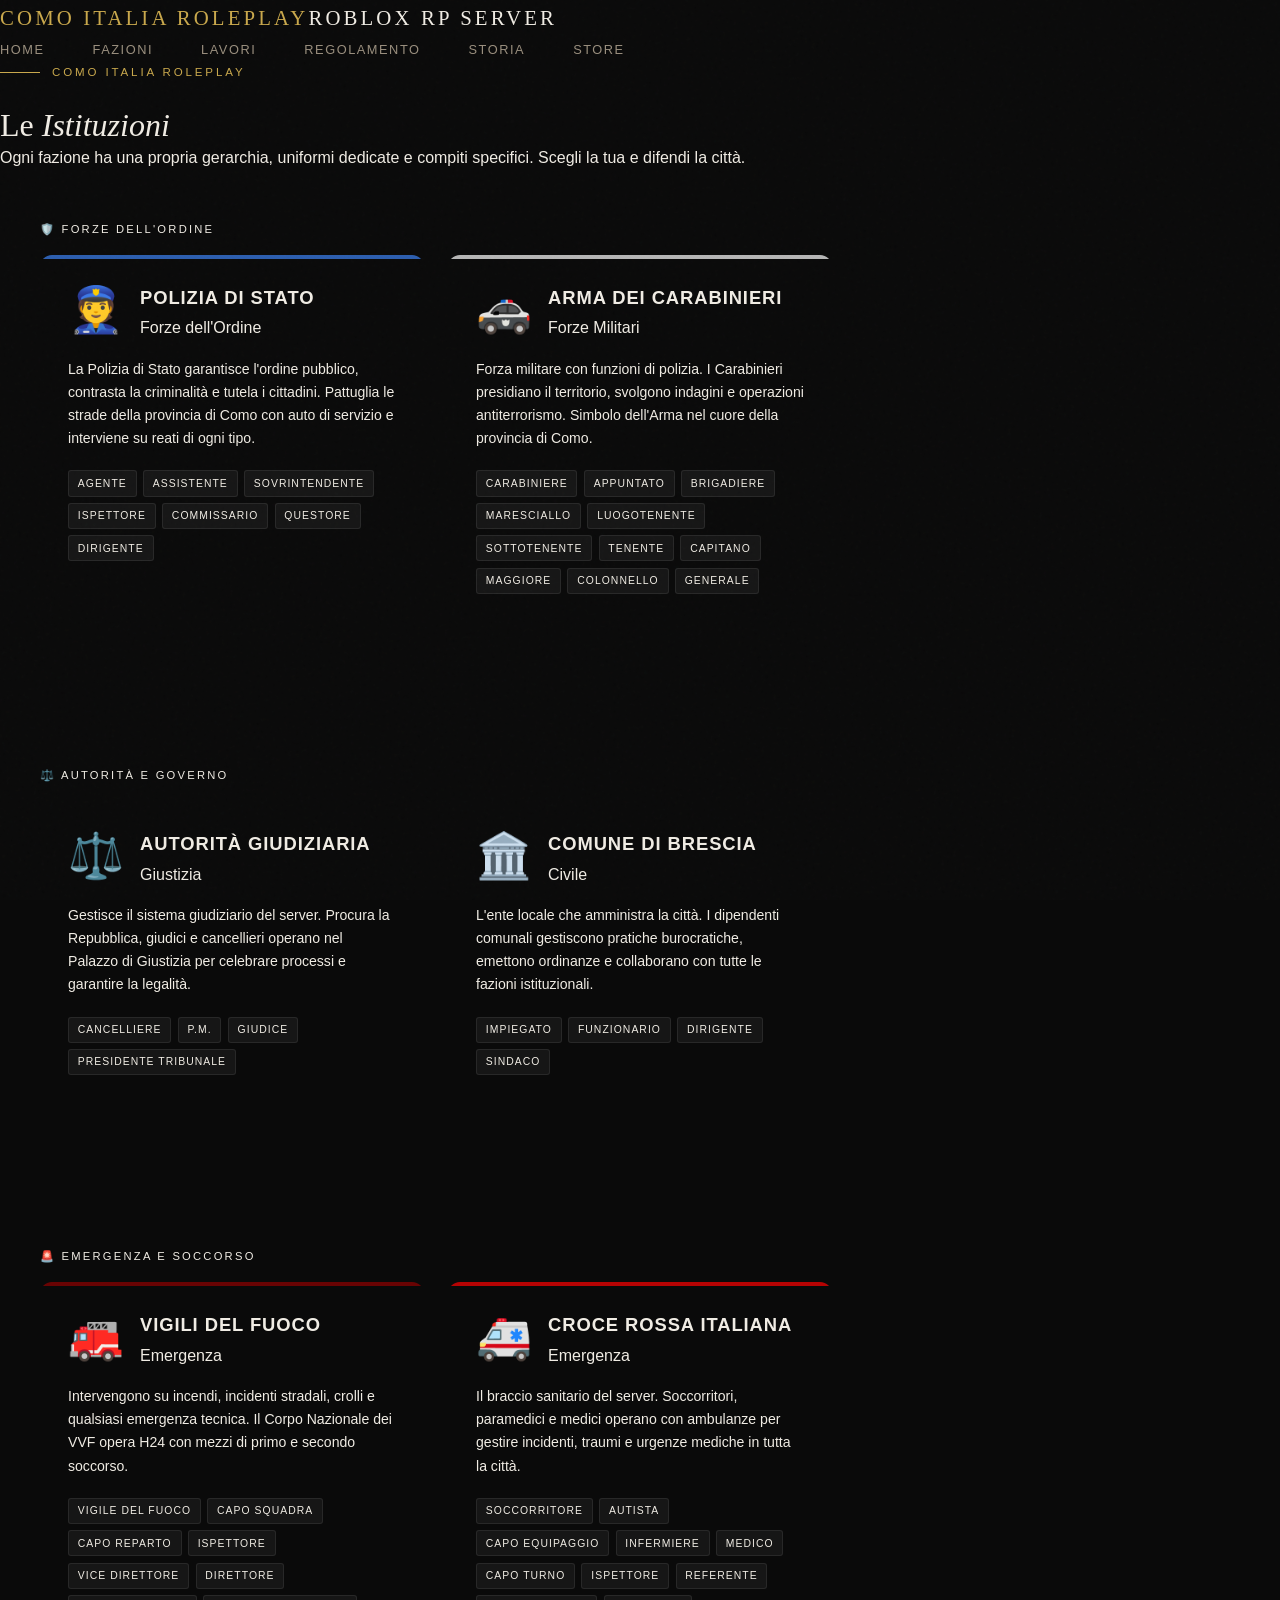
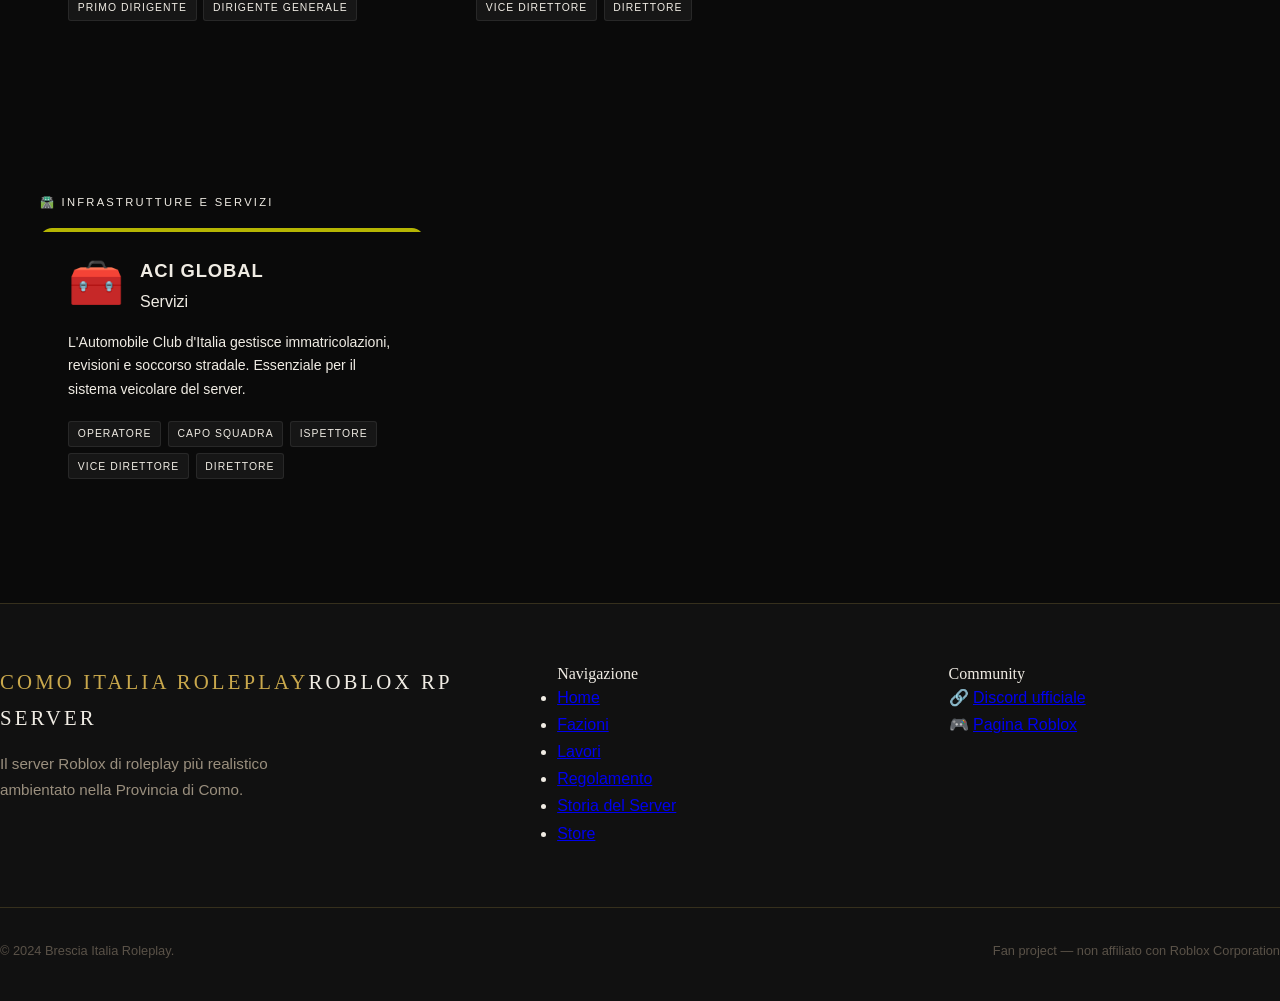
<file: fazioni.html>
<!DOCTYPE html>
<html lang="it">
<head>
  <meta charset="UTF-8" />
  <meta name="viewport" content="width=device-width, initial-scale=1.0" />
  <title>Fazioni — Como Italia Roleplay</title>
  <link rel="stylesheet" href="style.css" />
  <style>
    .fazioni-grid {
      display: grid;
      grid-template-columns: repeat(auto-fill, minmax(320px, 1fr));
      gap: 1.5rem;
      padding: 3rem 0 6rem;
    }
    .fazione-card {
      background: var(--blu-card);
      border: 1px solid var(--bordo);
      border-radius: 12px;
      overflow: hidden;
      transition: all 0.3s;
      position: relative;
    }
    .fazione-card:hover {
      transform: translateY(-5px);
      box-shadow: 0 16px 50px rgba(0,0,0,0.5);
    }
    .fazione-card:hover .fazione-stripe { opacity: 1; }
    .fazione-stripe {
      height: 4px; width: 100%;
      opacity: 0.7;
      transition: opacity 0.3s;
    }
    .fazione-body { padding: 1.75rem; }
    .fazione-header {
      display: flex; align-items: flex-start; gap: 1rem;
      margin-bottom: 1rem;
    }
    .fazione-icon {
      font-size: 2.8rem; line-height: 1;
      flex-shrink: 0;
    }
    .fazione-info h3 {
      font-family: 'Oswald', sans-serif;
      font-size: 1.15rem; font-weight: 700;
      text-transform: uppercase; letter-spacing: 0.05em;
      color: var(--bianco); margin-bottom: 0.35rem;
    }
    .fazione-info p {
      font-size: 0.82rem;
      color: var(--testo-soft);
      line-height: 1.5;
    }
    .fazione-desc {
      font-size: 0.88rem;
      color: var(--testo-soft);
      line-height: 1.65;
      margin-bottom: 1.25rem;
    }
    .fazione-ruoli {
      display: flex; flex-wrap: wrap; gap: 0.4rem;
    }
    .ruolo-tag {
      display: inline-block;
      padding: 0.2rem 0.55rem;
      font-family: 'Oswald', sans-serif;
      font-size: 0.65rem; letter-spacing: 0.1em; text-transform: uppercase;
      border-radius: 3px;
      background: rgba(255,255,255,0.05);
      color: var(--testo-soft);
      border: 1px solid rgba(255,255,255,0.08);
    }
    .categoria-label {
      font-family: 'Oswald', sans-serif;
      font-size: 0.7rem; letter-spacing: 0.2em; text-transform: uppercase;
      color: var(--oro); margin: 3rem 0 1rem;
      display: flex; align-items: center; gap: 1rem;
    }
    .categoria-label::after { content: ''; flex: 1; height: 1px; background: var(--bordo); }
  </style>
</head>
<body>

<nav>
  <a href="index.html" class="nav-logo">
    <div class="tricolore"><span></span><span></span><span></span></div>
    <div class="nav-logo-text">Como Italia Roleplay<span>Roblox RP Server</span></div>
  </a>
  <ul class="nav-links" id="navLinks">
    <li><a href="index.html">Home</a></li>
    <li><a href="fazioni.html">Fazioni</a></li>
    <li><a href="lavori.html">Lavori</a></li>
    <li><a href="regolamento.html">Regolamento</a></li>
    <li><a href="storia.html">Storia</a></li>
    <li><a href="store.html">Store</a></li>
  </ul>
  <button class="hamburger" id="hamburger"><span></span><span></span><span></span></button>
</nav>

<div class="page-hero">
  <p class="section-label">Como Italia Roleplay</p>
  <h1>Le <em>Istituzioni</em></h1>
  <div class="divider"></div>
  <p>Ogni fazione ha una propria gerarchia, uniformi dedicate e compiti specifici. Scegli la tua e difendi la città.</p>
</div>

<div class="container">

  <!-- FORZE DELL'ORDINE -->
  <div class="categoria-label">🛡️ Forze dell'Ordine</div>
  <div class="fazioni-grid" style="padding-top:0">

    <div class="fazione-card">
      <div class="fazione-stripe" style="background:linear-gradient(90deg,#3b82f6,#3b82f6)"></div>
      <div class="fazione-body">
        <div class="fazione-header">
          <div class="fazione-icon">👮</div>
          <div class="fazione-info">
            <h3>Polizia di Stato</h3>
            <span class="badge badge-forze">Forze dell'Ordine</span>
          </div>
        </div>
        <p class="fazione-desc">La Polizia di Stato garantisce l'ordine pubblico, contrasta la criminalità e tutela i cittadini. Pattuglia le strade della provincia di Como con auto di servizio e interviene su reati di ogni tipo.</p>
        <div class="fazione-ruoli">
          <span class="ruolo-tag">Agente</span>
          <span class="ruolo-tag">Assistente</span>
          <span class="ruolo-tag">Sovrintendente</span>
          <span class="ruolo-tag">Ispettore</span>
          <span class="ruolo-tag">Commissario</span>
          <span class="ruolo-tag">Questore</span>
          <span class="ruolo-tag">Dirigente</span>
        </div>
      </div>
    </div>

    <div class="fazione-card">
      <div class="fazione-stripe" style="background:linear-gradient(90deg,#ffffff,#ffffff)"></div>
      <div class="fazione-body">
        <div class="fazione-header">
          <div class="fazione-icon">🚓</div>
          <div class="fazione-info">
            <h3>Arma dei Carabinieri</h3>
            <span class="badge badge-forze">Forze Militari</span>
          </div>
        </div>
        <p class="fazione-desc">Forza militare con funzioni di polizia. I Carabinieri presidiano il territorio, svolgono indagini e operazioni antiterrorismo. Simbolo dell'Arma nel cuore della provincia di Como.</p>
        <div class="fazione-ruoli">
          <span class="ruolo-tag">Carabiniere</span>
          <span class="ruolo-tag">Appuntato</span>
          <span class="ruolo-tag">Brigadiere</span>
          <span class="ruolo-tag">Maresciallo</span>
          <span class="ruolo-tag">Luogotenente</span>
          <span class="ruolo-tag">Sottotenente</span>
          <span class="ruolo-tag">Tenente</span>
          <span class="ruolo-tag">Capitano</span>
          <span class="ruolo-tag">Maggiore</span>
          <span class="ruolo-tag">Colonnello</span>
          <span class="ruolo-tag">Generale</span>
        </div>
      </div>
    </div>

  </div>

  <!-- AUTORITÀ -->
  <div class="categoria-label">⚖️ Autorità e Governo</div>
  <div class="fazioni-grid" style="padding-top:0">

    <div class="fazione-card">
      <div class="fazione-stripe" style="background:linear-gradient(90deg,#92400e,var(--oro))"></div>
      <div class="fazione-body">
        <div class="fazione-header">
          <div class="fazione-icon">⚖️</div>
          <div class="fazione-info">
            <h3>Autorità Giudiziaria</h3>
            <span class="badge badge-giudiziaria">Giustizia</span>
          </div>
        </div>
        <p class="fazione-desc">Gestisce il sistema giudiziario del server. Procura la Repubblica, giudici e cancellieri operano nel Palazzo di Giustizia per celebrare processi e garantire la legalità.</p>
        <div class="fazione-ruoli">
          <span class="ruolo-tag">Cancelliere</span>
          <span class="ruolo-tag">P.M.</span>
          <span class="ruolo-tag">Giudice</span>
          <span class="ruolo-tag">Presidente Tribunale</span>
        </div>
      </div>
    </div>

    <div class="fazione-card">
      <div class="fazione-stripe" style="background:linear-gradient(90deg,#15803d,var(--verde))"></div>
      <div class="fazione-body">
        <div class="fazione-header">
          <div class="fazione-icon">🏛️</div>
          <div class="fazione-info">
            <h3>Comune di Brescia</h3>
            <span class="badge badge-civil">Civile</span>
          </div>
        </div>
        <p class="fazione-desc">L'ente locale che amministra la città. I dipendenti comunali gestiscono pratiche burocratiche, emettono ordinanze e collaborano con tutte le fazioni istituzionali.</p>
        <div class="fazione-ruoli">
          <span class="ruolo-tag">Impiegato</span>
          <span class="ruolo-tag">Funzionario</span>
          <span class="ruolo-tag">Dirigente</span>
          <span class="ruolo-tag">Sindaco</span>
        </div>
      </div>
    </div>

  </div>

  <!-- EMERGENZE -->
  <div class="categoria-label">🚨 Emergenza e Soccorso</div>
  <div class="fazioni-grid" style="padding-top:0">

    <div class="fazione-card">
      <div class="fazione-stripe" style="background:linear-gradient(90deg,#910000,#910000)"></div>
      <div class="fazione-body">
        <div class="fazione-header">
          <div class="fazione-icon">🚒</div>
          <div class="fazione-info">
            <h3>Vigili del Fuoco</h3>
            <span class="badge badge-emergency">Emergenza</span>
          </div>
        </div>
        <p class="fazione-desc">Intervengono su incendi, incidenti stradali, crolli e qualsiasi emergenza tecnica. Il Corpo Nazionale dei VVF opera H24 con mezzi di primo e secondo soccorso.</p>
        <div class="fazione-ruoli">
          <span class="ruolo-tag">Vigile del fuoco</span>
          <span class="ruolo-tag">Capo Squadra</span>
          <span class="ruolo-tag">Capo Reparto</span>
          <span class="ruolo-tag">Ispettore</span>
          <span class="ruolo-tag">Vice Direttore</span>
          <span class="ruolo-tag">Direttore</span>
          <span class="ruolo-tag">Primo Dirigente</span>
          <span class="ruolo-tag">Dirigente Generale</span>
        </div>
      </div>
    </div>

    <div class="fazione-card">
      <div class="fazione-stripe" style="background:linear-gradient(90deg,#ff0000,#ff0000)"></div>
      <div class="fazione-body">
        <div class="fazione-header">
          <div class="fazione-icon">🚑</div>
          <div class="fazione-info">
            <h3>Croce Rossa Italiana</h3>
            <span class="badge badge-emergency">Emergenza</span>
          </div>
        </div>
        <p class="fazione-desc">Il braccio sanitario del server. Soccorritori, paramedici e medici operano con ambulanze per gestire incidenti, traumi e urgenze mediche in tutta la città.</p>
        <div class="fazione-ruoli">
          <span class="ruolo-tag">Soccorritore</span>
          <span class="ruolo-tag">Autista</span>
          <span class="ruolo-tag">Capo Equipaggio</span>
          <span class="ruolo-tag">Infermiere</span>
          <span class="ruolo-tag">Medico</span>
          <span class="ruolo-tag">Capo Turno</span>
          <span class="ruolo-tag">Ispettore</span>
          <span class="ruolo-tag">Referente</span>
          <span class="ruolo-tag">Vice Direttore</span>
          <span class="ruolo-tag">Direttore</span>
        </div>
      </div>
    </div>

  </div>

  <!-- INFRASTRUTTURE -->
  <div class="categoria-label">🛣️ Infrastrutture e Servizi</div>
  <div class="fazioni-grid" style="padding-top:0; padding-bottom:6rem">

    <div class="fazione-card">
      <div class="fazione-stripe" style="background:linear-gradient(90deg,#ffff00,#ffff00)"></div>
      <div class="fazione-body">
        <div class="fazione-header">
          <div class="fazione-icon">🧰</div>
          <div class="fazione-info">
            <h3>ACI Global</h3>
            <span class="badge badge-civil">Servizi</span>
          </div>
        </div>
        <p class="fazione-desc">L'Automobile Club d'Italia gestisce immatricolazioni, revisioni e soccorso stradale. Essenziale per il sistema veicolare del server.</p>
        <div class="fazione-ruoli">
          <span class="ruolo-tag">Operatore</span>
          <span class="ruolo-tag">Capo Squadra</span>
          <span class="ruolo-tag">Ispettore</span>
          <span class="ruolo-tag">Vice Direttore</span>
          <span class="ruolo-tag">Direttore</span>
        </div>
      </div>
    </div>

  </div>

</div>

<!-- FOOTER -->
<footer>
  <div class="tricolore-bar"></div>
  <div class="footer-inner">
    <div class="footer-brand">
      <div class="nav-logo" style="margin-bottom:0.75rem">
        <div class="tricolore"><span></span><span></span><span></span></div>
        <div class="nav-logo-text">Como Italia Roleplay<span>Roblox RP Server</span></div>
      </div>
      <p>Il server Roblox di roleplay più realistico ambientato nella Provincia di Como.</p>
    </div>
    <div class="footer-links">
      <h4>Navigazione</h4>
      <ul>
        <li><a href="index.html">Home</a></li>
        <li><a href="fazioni.html">Fazioni</a></li>
        <li><a href="lavori.html">Lavori</a></li>
        <li><a href="regolamento.html">Regolamento</a></li>
        <li><a href="storia.html">Storia del Server</a></li>
        <li><a href="store.html">Store</a></li>
      </ul>
    </div>
    <div class="footer-contact">
      <h4>Community</h4>
      <p>🔗 <a href="https://discord.gg/5yMMFRdfcy" target="_blank">Discord ufficiale</a><br>
      🎮 <a href="https://www.roblox.com/games/2534724415/Emergency-Response-Liberty-County" target="_blank">Pagina Roblox</a></p>
    </div>
  </div>
  <div class="footer-bottom">
    <span>© 2024 Brescia Italia Roleplay.</span>
    <span>Fan project — non affiliato con Roblox Corporation</span>
  </div>
</footer>

<script src="main.js"></script>
</body>
</html>
</file>
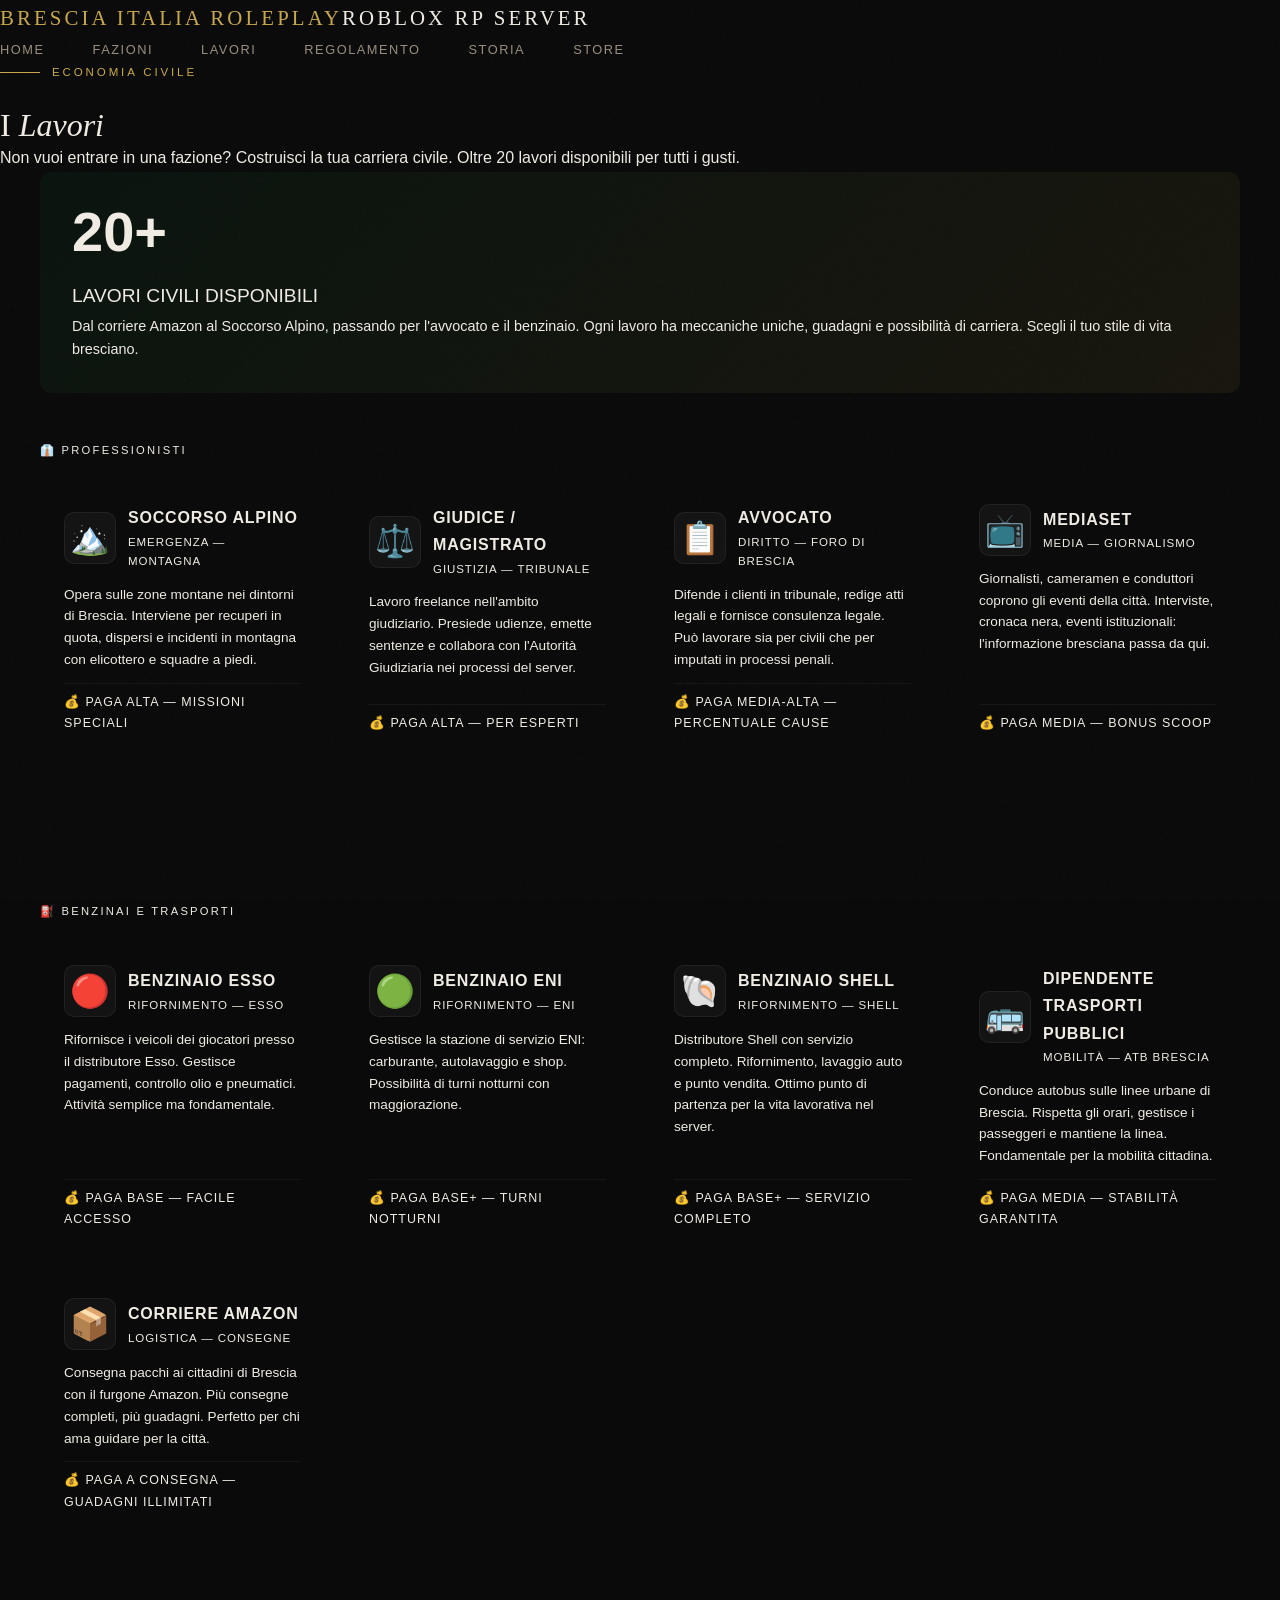
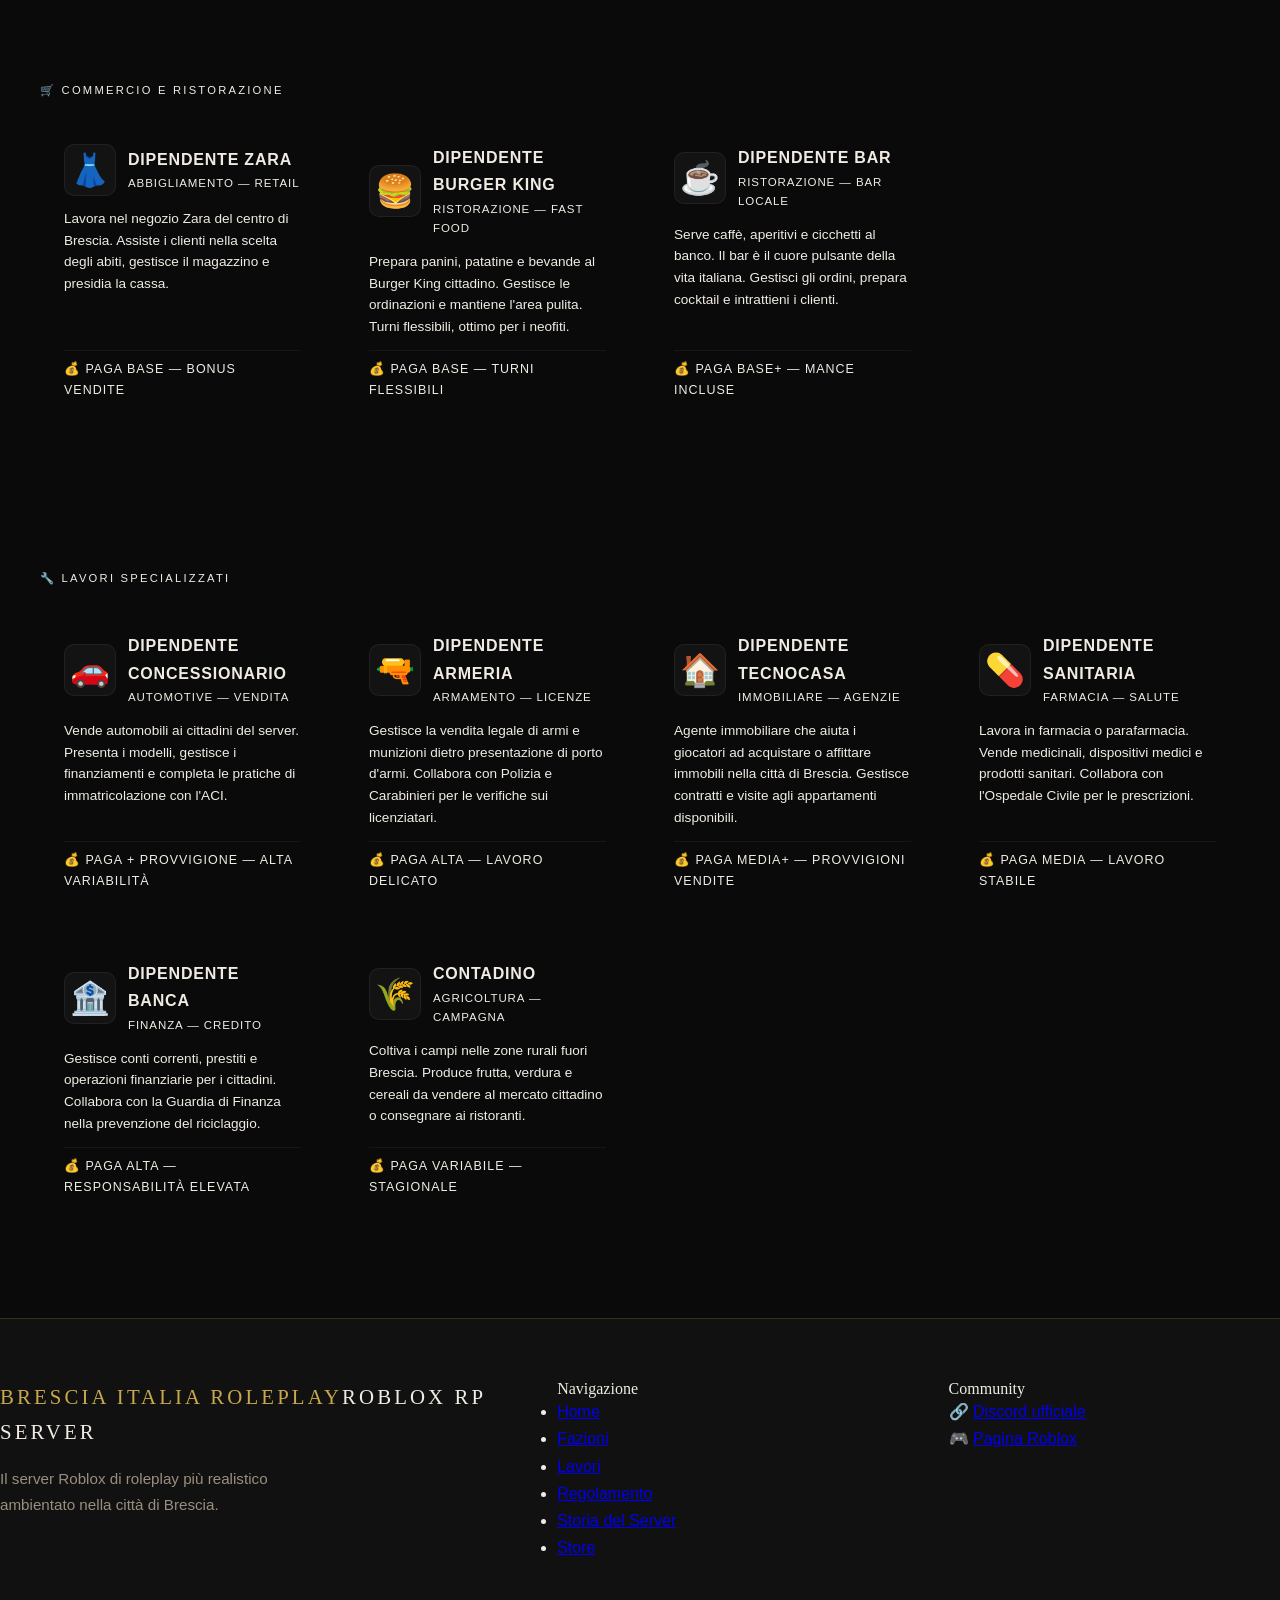
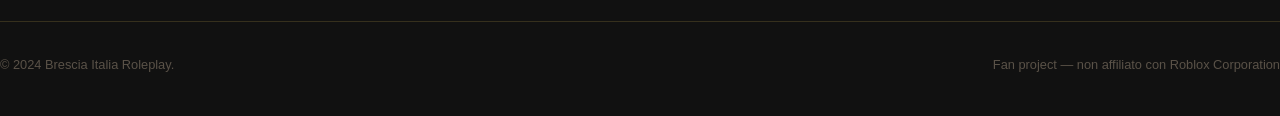
<file: lavori.html>
<!DOCTYPE html>
<html lang="it">
<head>
  <meta charset="UTF-8" />
  <meta name="viewport" content="width=device-width, initial-scale=1.0" />
  <title>Lavori — Brescia Italia Roleplay</title>
  <link rel="stylesheet" href="style.css" />
  <style>
    .lavori-grid {
      display: grid;
      grid-template-columns: repeat(auto-fill, minmax(260px, 1fr));
      gap: 1.25rem;
      padding-bottom: 6rem;
    }
    .lavoro-card {
      background: var(--blu-card);
      border: 1px solid var(--bordo);
      border-radius: 10px;
      padding: 1.5rem;
      transition: all 0.25s;
      display: flex; flex-direction: column; gap: 0.75rem;
    }
    .lavoro-card:hover {
      transform: translateY(-4px);
      box-shadow: 0 12px 40px rgba(0,0,0,0.4);
      border-color: rgba(212,175,55,0.5);
    }
    .lavoro-top {
      display: flex; align-items: center; gap: 0.75rem;
    }
    .lavoro-icon {
      font-size: 2rem; flex-shrink: 0;
      width: 52px; height: 52px;
      background: rgba(255,255,255,0.04);
      border-radius: 10px;
      display: flex; align-items: center; justify-content: center;
      border: 1px solid rgba(255,255,255,0.06);
    }
    .lavoro-name {
      font-family: 'Oswald', sans-serif;
      font-size: 1rem; font-weight: 600;
      text-transform: uppercase; letter-spacing: 0.05em;
      color: var(--bianco);
    }
    .lavoro-cat {
      font-size: 0.72rem; letter-spacing: 0.08em; text-transform: uppercase;
      color: var(--testo-soft); margin-top: 0.1rem;
    }
    .lavoro-desc {
      font-size: 0.85rem;
      color: var(--testo-soft);
      line-height: 1.6;
      flex: 1;
    }
    .lavoro-pay {
      display: flex; align-items: center; gap: 0.4rem;
      font-family: 'Oswald', sans-serif; font-size: 0.78rem;
      letter-spacing: 0.08em; text-transform: uppercase;
      color: var(--verde);
      padding-top: 0.5rem;
      border-top: 1px solid rgba(255,255,255,0.05);
    }
    .categoria-label {
      font-family: 'Oswald', sans-serif;
      font-size: 0.7rem; letter-spacing: 0.2em; text-transform: uppercase;
      color: var(--oro); margin: 3rem 0 1.25rem;
      display: flex; align-items: center; gap: 1rem;
    }
    .categoria-label::after { content: ''; flex: 1; height: 1px; background: var(--bordo); }
    .intro-box {
      background: linear-gradient(135deg, rgba(0,146,70,0.07), rgba(212,175,55,0.07));
      border: 1px solid var(--bordo);
      border-radius: 12px;
      padding: 2rem;
      margin-bottom: 1rem;
      display: flex; gap: 1.5rem; align-items: center;
      flex-wrap: wrap;
    }
    .intro-box .big-num {
      font-family: 'Oswald', sans-serif; font-size: 3.5rem; font-weight: 700;
      color: var(--oro); line-height: 1; flex-shrink: 0;
    }
    .intro-box h3 { font-family: 'Oswald', sans-serif; font-size: 1.2rem; text-transform: uppercase; color: var(--bianco); margin-bottom: 0.5rem; }
    .intro-box p { font-size: 0.9rem; color: var(--testo-soft); line-height: 1.6; }
  </style>
</head>
<body>

<nav>
  <a href="index.html" class="nav-logo">
    <div class="tricolore"><span></span><span></span><span></span></div>
    <div class="nav-logo-text">Brescia Italia Roleplay<span>Roblox RP Server</span></div>
  </a>
  <ul class="nav-links" id="navLinks">
    <li><a href="index.html">Home</a></li>
    <li><a href="fazioni.html">Fazioni</a></li>
    <li><a href="lavori.html">Lavori</a></li>
    <li><a href="regolamento.html">Regolamento</a></li>
    <li><a href="storia.html">Storia</a></li>
    <li><a href="store.html">Store</a></li>
  </ul>
  <button class="hamburger" id="hamburger"><span></span><span></span><span></span></button>
</nav>

<div class="page-hero">
  <p class="section-label">Economia Civile</p>
  <h1>I <em>Lavori</em></h1>
  <div class="divider"></div>
  <p>Non vuoi entrare in una fazione? Costruisci la tua carriera civile. Oltre 20 lavori disponibili per tutti i gusti.</p>
</div>

<div class="container">

  <div class="intro-box">
    <div class="big-num">20+</div>
    <div>
      <h3>Lavori Civili Disponibili</h3>
      <p>Dal corriere Amazon al Soccorso Alpino, passando per l'avvocato e il benzinaio. Ogni lavoro ha meccaniche uniche, guadagni e possibilità di carriera. Scegli il tuo stile di vita bresciano.</p>
    </div>
  </div>

  <!-- PROFESSIONISTI -->
  <div class="categoria-label">👔 Professionisti</div>
  <div class="lavori-grid">

    <div class="lavoro-card">
      <div class="lavoro-top">
        <div class="lavoro-icon">🏔️</div>
        <div><div class="lavoro-name">Soccorso Alpino</div><div class="lavoro-cat">Emergenza — Montagna</div></div>
      </div>
      <p class="lavoro-desc">Opera sulle zone montane nei dintorni di Brescia. Interviene per recuperi in quota, dispersi e incidenti in montagna con elicottero e squadre a piedi.</p>
      <div class="lavoro-pay">💰 Paga Alta — Missioni speciali</div>
    </div>

    <div class="lavoro-card">
      <div class="lavoro-top">
        <div class="lavoro-icon">⚖️</div>
        <div><div class="lavoro-name">Giudice / Magistrato</div><div class="lavoro-cat">Giustizia — Tribunale</div></div>
      </div>
      <p class="lavoro-desc">Lavoro freelance nell'ambito giudiziario. Presiede udienze, emette sentenze e collabora con l'Autorità Giudiziaria nei processi del server.</p>
      <div class="lavoro-pay">💰 Paga Alta — Per esperti</div>
    </div>

    <div class="lavoro-card">
      <div class="lavoro-top">
        <div class="lavoro-icon">📋</div>
        <div><div class="lavoro-name">Avvocato</div><div class="lavoro-cat">Diritto — Foro di Brescia</div></div>
      </div>
      <p class="lavoro-desc">Difende i clienti in tribunale, redige atti legali e fornisce consulenza legale. Può lavorare sia per civili che per imputati in processi penali.</p>
      <div class="lavoro-pay">💰 Paga Media-Alta — Percentuale cause</div>
    </div>

    <div class="lavoro-card">
      <div class="lavoro-top">
        <div class="lavoro-icon">📺</div>
        <div><div class="lavoro-name">Mediaset</div><div class="lavoro-cat">Media — Giornalismo</div></div>
      </div>
      <p class="lavoro-desc">Giornalisti, cameramen e conduttori coprono gli eventi della città. Interviste, cronaca nera, eventi istituzionali: l'informazione bresciana passa da qui.</p>
      <div class="lavoro-pay">💰 Paga Media — Bonus scoop</div>
    </div>

  </div>

  <!-- SERVIZI STRADALI -->
  <div class="categoria-label">⛽ Benzinai e Trasporti</div>
  <div class="lavori-grid">

    <div class="lavoro-card">
      <div class="lavoro-top">
        <div class="lavoro-icon">🔴</div>
        <div><div class="lavoro-name">Benzinaio Esso</div><div class="lavoro-cat">Rifornimento — Esso</div></div>
      </div>
      <p class="lavoro-desc">Rifornisce i veicoli dei giocatori presso il distributore Esso. Gestisce pagamenti, controllo olio e pneumatici. Attività semplice ma fondamentale.</p>
      <div class="lavoro-pay">💰 Paga Base — Facile accesso</div>
    </div>

    <div class="lavoro-card">
      <div class="lavoro-top">
        <div class="lavoro-icon">🟢</div>
        <div><div class="lavoro-name">Benzinaio ENI</div><div class="lavoro-cat">Rifornimento — ENI</div></div>
      </div>
      <p class="lavoro-desc">Gestisce la stazione di servizio ENI: carburante, autolavaggio e shop. Possibilità di turni notturni con maggiorazione.</p>
      <div class="lavoro-pay">💰 Paga Base+ — Turni notturni</div>
    </div>

    <div class="lavoro-card">
      <div class="lavoro-top">
        <div class="lavoro-icon">🐚</div>
        <div><div class="lavoro-name">Benzinaio Shell</div><div class="lavoro-cat">Rifornimento — Shell</div></div>
      </div>
      <p class="lavoro-desc">Distributore Shell con servizio completo. Rifornimento, lavaggio auto e punto vendita. Ottimo punto di partenza per la vita lavorativa nel server.</p>
      <div class="lavoro-pay">💰 Paga Base+ — Servizio completo</div>
    </div>

    <div class="lavoro-card">
      <div class="lavoro-top">
        <div class="lavoro-icon">🚌</div>
        <div><div class="lavoro-name">Dipendente Trasporti Pubblici</div><div class="lavoro-cat">Mobilità — ATB Brescia</div></div>
      </div>
      <p class="lavoro-desc">Conduce autobus sulle linee urbane di Brescia. Rispetta gli orari, gestisce i passeggeri e mantiene la linea. Fondamentale per la mobilità cittadina.</p>
      <div class="lavoro-pay">💰 Paga Media — Stabilità garantita</div>
    </div>

    <div class="lavoro-card">
      <div class="lavoro-top">
        <div class="lavoro-icon">📦</div>
        <div><div class="lavoro-name">Corriere Amazon</div><div class="lavoro-cat">Logistica — Consegne</div></div>
      </div>
      <p class="lavoro-desc">Consegna pacchi ai cittadini di Brescia con il furgone Amazon. Più consegne completi, più guadagni. Perfetto per chi ama guidare per la città.</p>
      <div class="lavoro-pay">💰 Paga a Consegna — Guadagni illimitati</div>
    </div>

  </div>

  <!-- COMMERCIO -->
  <div class="categoria-label">🛒 Commercio e Ristorazione</div>
  <div class="lavori-grid">

    <div class="lavoro-card">
      <div class="lavoro-top">
        <div class="lavoro-icon">👗</div>
        <div><div class="lavoro-name">Dipendente Zara</div><div class="lavoro-cat">Abbigliamento — Retail</div></div>
      </div>
      <p class="lavoro-desc">Lavora nel negozio Zara del centro di Brescia. Assiste i clienti nella scelta degli abiti, gestisce il magazzino e presidia la cassa.</p>
      <div class="lavoro-pay">💰 Paga Base — Bonus vendite</div>
    </div>

    <div class="lavoro-card">
      <div class="lavoro-top">
        <div class="lavoro-icon">🍔</div>
        <div><div class="lavoro-name">Dipendente Burger King</div><div class="lavoro-cat">Ristorazione — Fast Food</div></div>
      </div>
      <p class="lavoro-desc">Prepara panini, patatine e bevande al Burger King cittadino. Gestisce le ordinazioni e mantiene l'area pulita. Turni flessibili, ottimo per i neofiti.</p>
      <div class="lavoro-pay">💰 Paga Base — Turni flessibili</div>
    </div>

    <div class="lavoro-card">
      <div class="lavoro-top">
        <div class="lavoro-icon">☕</div>
        <div><div class="lavoro-name">Dipendente Bar</div><div class="lavoro-cat">Ristorazione — Bar Locale</div></div>
      </div>
      <p class="lavoro-desc">Serve caffè, aperitivi e cicchetti al banco. Il bar è il cuore pulsante della vita italiana. Gestisci gli ordini, prepara cocktail e intrattieni i clienti.</p>
      <div class="lavoro-pay">💰 Paga Base+ — Mance incluse</div>
    </div>

  </div>

  <!-- SPECIALIZZATI -->
  <div class="categoria-label">🔧 Lavori Specializzati</div>
  <div class="lavori-grid" style="padding-bottom:6rem">

    <div class="lavoro-card">
      <div class="lavoro-top">
        <div class="lavoro-icon">🚗</div>
        <div><div class="lavoro-name">Dipendente Concessionario</div><div class="lavoro-cat">Automotive — Vendita</div></div>
      </div>
      <p class="lavoro-desc">Vende automobili ai cittadini del server. Presenta i modelli, gestisce i finanziamenti e completa le pratiche di immatricolazione con l'ACI.</p>
      <div class="lavoro-pay">💰 Paga + Provvigione — Alta variabilità</div>
    </div>

    <div class="lavoro-card">
      <div class="lavoro-top">
        <div class="lavoro-icon">🔫</div>
        <div><div class="lavoro-name">Dipendente Armeria</div><div class="lavoro-cat">Armamento — Licenze</div></div>
      </div>
      <p class="lavoro-desc">Gestisce la vendita legale di armi e munizioni dietro presentazione di porto d'armi. Collabora con Polizia e Carabinieri per le verifiche sui licenziatari.</p>
      <div class="lavoro-pay">💰 Paga Alta — Lavoro delicato</div>
    </div>

    <div class="lavoro-card">
      <div class="lavoro-top">
        <div class="lavoro-icon">🏠</div>
        <div><div class="lavoro-name">Dipendente Tecnocasa</div><div class="lavoro-cat">Immobiliare — Agenzie</div></div>
      </div>
      <p class="lavoro-desc">Agente immobiliare che aiuta i giocatori ad acquistare o affittare immobili nella città di Brescia. Gestisce contratti e visite agli appartamenti disponibili.</p>
      <div class="lavoro-pay">💰 Paga Media+ — Provvigioni vendite</div>
    </div>

    <div class="lavoro-card">
      <div class="lavoro-top">
        <div class="lavoro-icon">💊</div>
        <div><div class="lavoro-name">Dipendente Sanitaria</div><div class="lavoro-cat">Farmacia — Salute</div></div>
      </div>
      <p class="lavoro-desc">Lavora in farmacia o parafarmacia. Vende medicinali, dispositivi medici e prodotti sanitari. Collabora con l'Ospedale Civile per le prescrizioni.</p>
      <div class="lavoro-pay">💰 Paga Media — Lavoro stabile</div>
    </div>

    <div class="lavoro-card">
      <div class="lavoro-top">
        <div class="lavoro-icon">🏦</div>
        <div><div class="lavoro-name">Dipendente Banca</div><div class="lavoro-cat">Finanza — Credito</div></div>
      </div>
      <p class="lavoro-desc">Gestisce conti correnti, prestiti e operazioni finanziarie per i cittadini. Collabora con la Guardia di Finanza nella prevenzione del riciclaggio.</p>
      <div class="lavoro-pay">💰 Paga Alta — Responsabilità elevata</div>
    </div>

    <div class="lavoro-card">
      <div class="lavoro-top">
        <div class="lavoro-icon">🌾</div>
        <div><div class="lavoro-name">Contadino</div><div class="lavoro-cat">Agricoltura — Campagna</div></div>
      </div>
      <p class="lavoro-desc">Coltiva i campi nelle zone rurali fuori Brescia. Produce frutta, verdura e cereali da vendere al mercato cittadino o consegnare ai ristoranti.</p>
      <div class="lavoro-pay">💰 Paga Variabile — Stagionale</div>
    </div>

  </div>

</div>

<footer>
  <div class="tricolore-bar"></div>
  <div class="footer-inner">
    <div class="footer-brand">
      <div class="nav-logo" style="margin-bottom:0.75rem">
        <div class="tricolore"><span></span><span></span><span></span></div>
        <div class="nav-logo-text">Brescia Italia Roleplay<span>Roblox RP Server</span></div>
      </div>
      <p>Il server Roblox di roleplay più realistico ambientato nella città di Brescia.</p>
    </div>
    <div class="footer-links">
      <h4>Navigazione</h4>
      <ul>
        <li><a href="index.html">Home</a></li>
        <li><a href="fazioni.html">Fazioni</a></li>
        <li><a href="lavori.html">Lavori</a></li>
        <li><a href="regolamento.html">Regolamento</a></li>
        <li><a href="storia.html">Storia del Server</a></li>
        <li><a href="store.html">Store</a></li>
      </ul>
    </div>
    <div class="footer-contact">
      <h4>Community</h4>
      <p>🔗 <a href="https://discord.gg/INVITE_CODE" target="_blank">Discord ufficiale</a><br>
      🎮 <a href="https://www.roblox.com/games/GAME_ID" target="_blank">Pagina Roblox</a></p>
    </div>
  </div>
  <div class="footer-bottom">
    <span>© 2024 Brescia Italia Roleplay.</span>
    <span>Fan project — non affiliato con Roblox Corporation</span>
  </div>
</footer>

<script src="main.js"></script>
</body>
</html>
</file>
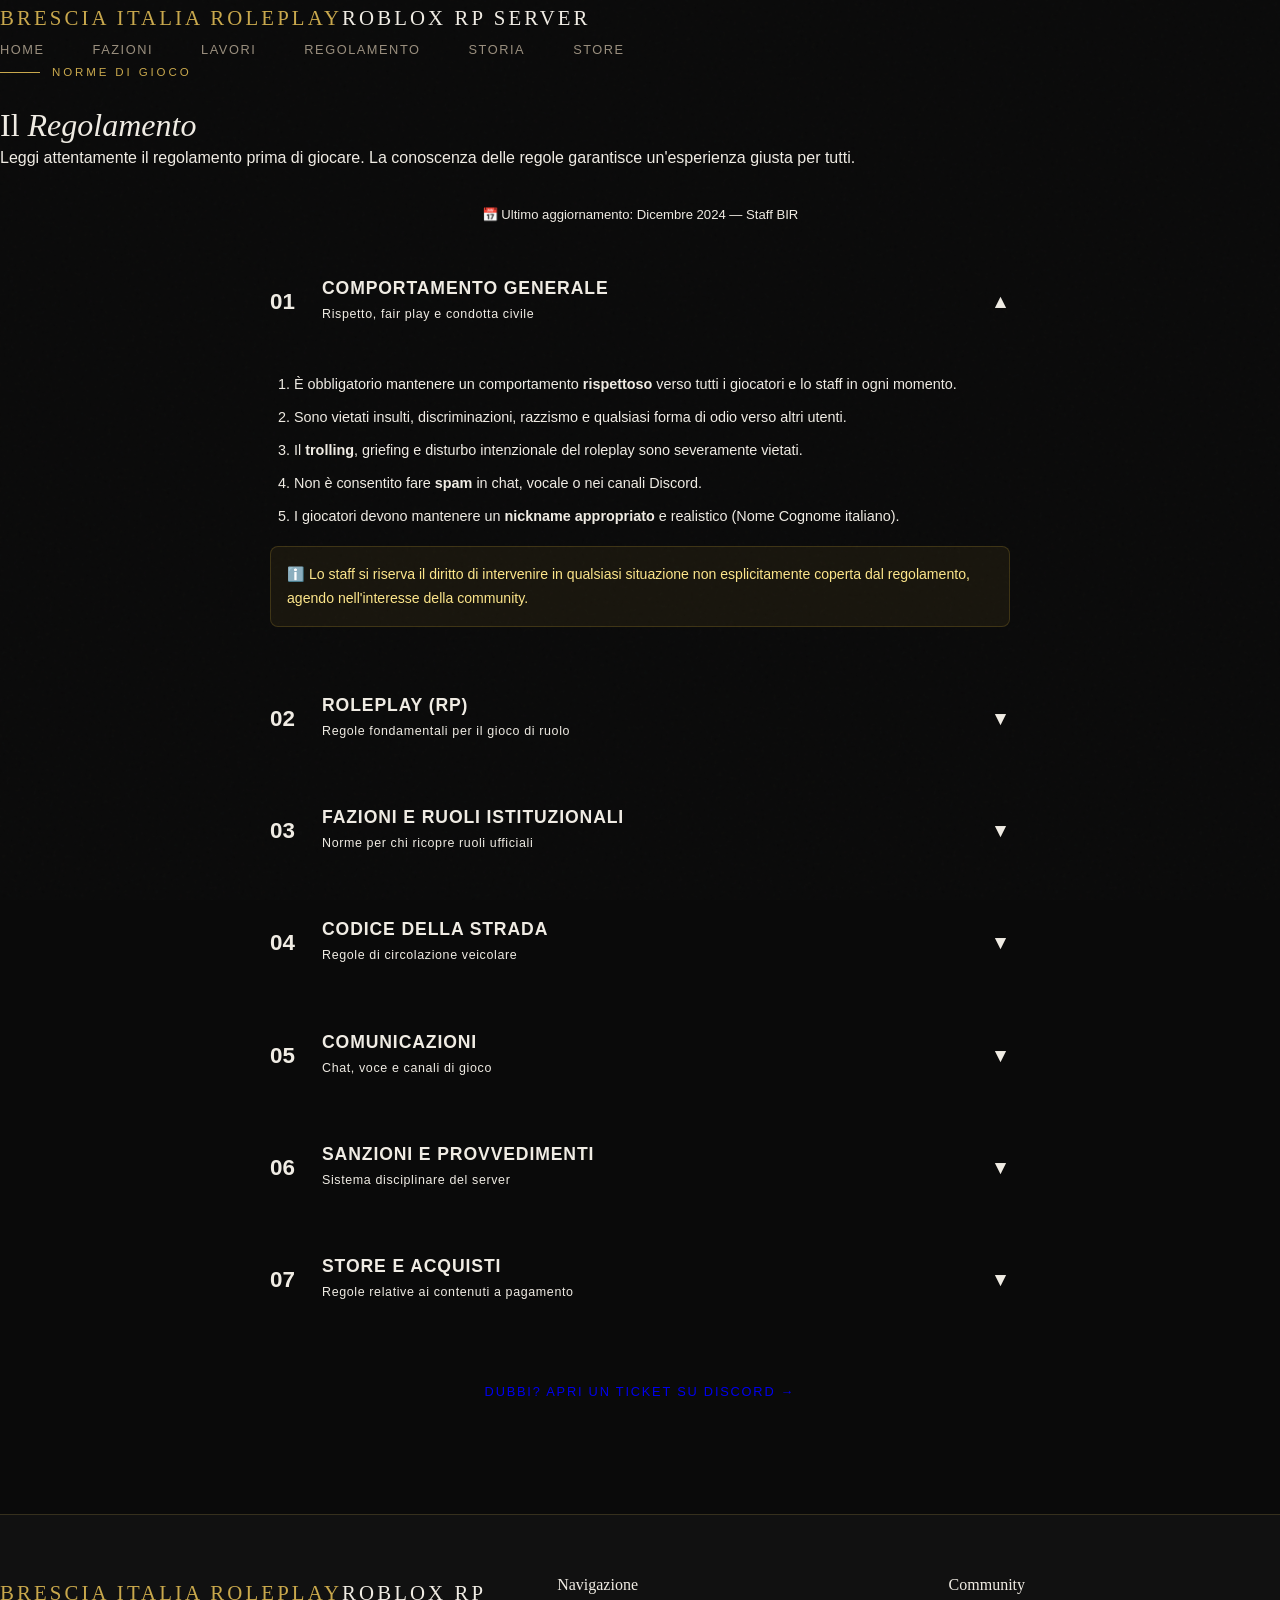
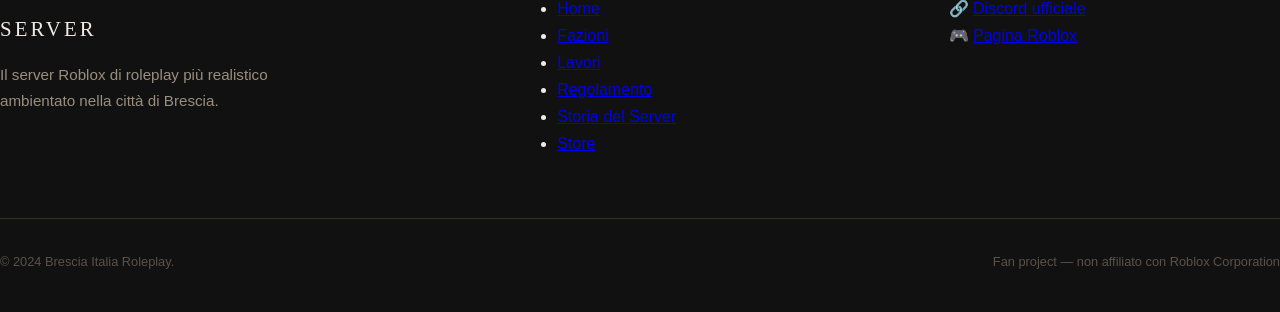
<file: regolamento.html>
<!DOCTYPE html>
<html lang="it">
<head>
  <meta charset="UTF-8" />
  <meta name="viewport" content="width=device-width, initial-scale=1.0" />
  <title>Regolamento — Brescia Italia Roleplay</title>
  <link rel="stylesheet" href="style.css" />
  <style>
    .reg-body { max-width: 860px; margin: 0 auto; padding: 2rem 2rem 6rem; }
    .reg-section {
      background: var(--blu-card);
      border: 1px solid var(--bordo);
      border-radius: 12px;
      margin-bottom: 1.5rem;
      overflow: hidden;
    }
    .reg-header {
      padding: 1.25rem 1.75rem;
      display: flex; align-items: center; gap: 1rem;
      border-bottom: 1px solid var(--bordo);
      cursor: pointer;
      user-select: none;
      transition: background 0.2s;
    }
    .reg-header:hover { background: rgba(255,255,255,0.02); }
    .reg-num {
      font-family: 'Oswald', sans-serif; font-size: 1.4rem; font-weight: 700;
      color: var(--oro); flex-shrink: 0; width: 36px;
    }
    .reg-title-wrap { flex: 1; }
    .reg-title-wrap h3 {
      font-family: 'Oswald', sans-serif; font-size: 1.1rem;
      font-weight: 600; text-transform: uppercase; letter-spacing: 0.05em;
      color: var(--bianco);
    }
    .reg-title-wrap span { font-size: 0.78rem; color: var(--testo-soft); letter-spacing: 0.05em; }
    .reg-arrow {
      font-size: 1.2rem; color: var(--testo-soft);
      transition: transform 0.3s; flex-shrink: 0;
    }
    .reg-section.open .reg-arrow { transform: rotate(180deg); }
    .reg-content {
      display: none; padding: 1.5rem 1.75rem;
    }
    .reg-section.open .reg-content { display: block; }
    .reg-content ol, .reg-content ul {
      padding-left: 1.5rem; color: var(--testo-soft);
      line-height: 2; font-size: 0.9rem;
    }
    .reg-content li { margin-bottom: 0.25rem; }
    .reg-content strong { color: var(--bianco); }
    .reg-content .warn {
      background: rgba(206,43,55,0.1);
      border: 1px solid rgba(206,43,55,0.25);
      border-radius: 8px; padding: 1rem;
      color: #fca5a5; font-size: 0.88rem; line-height: 1.65;
      margin-top: 1rem;
    }
    .reg-content .info {
      background: rgba(212,175,55,0.07);
      border: 1px solid rgba(212,175,55,0.2);
      border-radius: 8px; padding: 1rem;
      color: #fde68a; font-size: 0.88rem; line-height: 1.65;
      margin-top: 1rem;
    }
    .sanctions-table {
      width: 100%; border-collapse: collapse; margin-top: 1rem;
      font-size: 0.85rem;
    }
    .sanctions-table th {
      text-align: left; padding: 0.6rem 1rem;
      font-family: 'Oswald', sans-serif; font-size: 0.72rem;
      letter-spacing: 0.12em; text-transform: uppercase; color: var(--oro);
      border-bottom: 1px solid var(--bordo);
    }
    .sanctions-table td {
      padding: 0.75rem 1rem; color: var(--testo-soft);
      border-bottom: 1px solid rgba(255,255,255,0.04);
    }
    .sanctions-table tr:last-child td { border-bottom: none; }
    .sev-low { color: #4ade80; }
    .sev-med { color: #fbbf24; }
    .sev-high { color: #f87171; }
    .last-update {
      text-align: center; color: var(--testo-soft); font-size: 0.82rem;
      margin-bottom: 2rem;
    }
  </style>
</head>
<body>

<nav>
  <a href="index.html" class="nav-logo">
    <div class="tricolore"><span></span><span></span><span></span></div>
    <div class="nav-logo-text">Brescia Italia Roleplay<span>Roblox RP Server</span></div>
  </a>
  <ul class="nav-links" id="navLinks">
    <li><a href="index.html">Home</a></li>
    <li><a href="fazioni.html">Fazioni</a></li>
    <li><a href="lavori.html">Lavori</a></li>
    <li><a href="regolamento.html">Regolamento</a></li>
    <li><a href="storia.html">Storia</a></li>
    <li><a href="store.html">Store</a></li>
  </ul>
  <button class="hamburger" id="hamburger"><span></span><span></span><span></span></button>
</nav>

<div class="page-hero">
  <p class="section-label">Norme di Gioco</p>
  <h1>Il <em>Regolamento</em></h1>
  <div class="divider"></div>
  <p>Leggi attentamente il regolamento prima di giocare. La conoscenza delle regole garantisce un'esperienza giusta per tutti.</p>
</div>

<div class="reg-body">
  <p class="last-update">📅 Ultimo aggiornamento: Dicembre 2024 — Staff BIR</p>

  <!-- 1 -->
  <div class="reg-section open">
    <div class="reg-header" onclick="toggleReg(this)">
      <div class="reg-num">01</div>
      <div class="reg-title-wrap">
        <h3>Comportamento Generale</h3>
        <span>Rispetto, fair play e condotta civile</span>
      </div>
      <span class="reg-arrow">▼</span>
    </div>
    <div class="reg-content">
      <ol>
        <li>È obbligatorio mantenere un comportamento <strong>rispettoso</strong> verso tutti i giocatori e lo staff in ogni momento.</li>
        <li>Sono vietati insulti, discriminazioni, razzismo e qualsiasi forma di odio verso altri utenti.</li>
        <li>Il <strong>trolling</strong>, griefing e disturbo intenzionale del roleplay sono severamente vietati.</li>
        <li>Non è consentito fare <strong>spam</strong> in chat, vocale o nei canali Discord.</li>
        <li>I giocatori devono mantenere un <strong>nickname appropriato</strong> e realistico (Nome Cognome italiano).</li>
      </ol>
      <div class="info">ℹ️ Lo staff si riserva il diritto di intervenire in qualsiasi situazione non esplicitamente coperta dal regolamento, agendo nell'interesse della community.</div>
    </div>
  </div>

  <!-- 2 -->
  <div class="reg-section">
    <div class="reg-header" onclick="toggleReg(this)">
      <div class="reg-num">02</div>
      <div class="reg-title-wrap">
        <h3>Roleplay (RP)</h3>
        <span>Regole fondamentali per il gioco di ruolo</span>
      </div>
      <span class="reg-arrow">▼</span>
    </div>
    <div class="reg-content">
      <ol>
        <li><strong>Powergaming</strong>: È vietato eseguire azioni impossibili nella realtà o forzare azioni su altri giocatori senza consenso.</li>
        <li><strong>Metagaming</strong>: È vietato usare informazioni fuori dal gioco (Discord, chat esterne) all'interno delle situazioni RP.</li>
        <li><strong>RDM (Random Deathmatch)</strong>: È vietato uccidere o aggredire altri giocatori senza una motivazione RP valida e coerente.</li>
        <li><strong>VDM (Vehicle Deathmatch)</strong>: È vietato investire deliberatamente altri giocatori con i veicoli.</li>
        <li><strong>Fear RP</strong>: Il tuo personaggio deve comportarsi realisticamente di fronte al pericolo. Se hai un'arma puntata contro, devi mostrare paura.</li>
        <li>Il <strong>New Life Rule (NLR)</strong> si applica: dopo la morte, il personaggio non ricorda l'evento che l'ha portato al decesso.</li>
        <li>La <strong>zona ospedaliera</strong> è considerata zona neutra — nessun conflitto RP è ammesso al suo interno.</li>
      </ol>
    </div>
  </div>

  <!-- 3 -->
  <div class="reg-section">
    <div class="reg-header" onclick="toggleReg(this)">
      <div class="reg-num">03</div>
      <div class="reg-title-wrap">
        <h3>Fazioni e Ruoli Istituzionali</h3>
        <span>Norme per chi ricopre ruoli ufficiali</span>
      </div>
      <span class="reg-arrow">▼</span>
    </div>
    <div class="reg-content">
      <ol>
        <li>Chi appartiene a una fazione deve sempre <strong>comportarsi secondo il proprio ruolo</strong> e le procedure realistiche.</li>
        <li>I membri delle forze dell'ordine non possono abusare dei propri poteri per favorire o danneggiare giocatori al di fuori dell'RP.</li>
        <li>Le uniformi di fazione sono <strong>obbligatorie</strong> durante il servizio e non possono essere indossate fuori ruolo.</li>
        <li>Non è possibile appartenere a <strong>più di una fazione contemporaneamente</strong>.</li>
        <li>Le forze dell'ordine devono seguire le procedure di arresto, fermo e uso della forza in modo realistico.</li>
        <li>I ranghi vengono assegnati dallo staff e dalla direzione di fazione — non possono essere auto-attribuiti.</li>
      </ol>
      <div class="warn">⚠️ L'abuso dei poteri di fazione è una delle infrazioni più gravi e può comportare la rimozione permanente dal ruolo.</div>
    </div>
  </div>

  <!-- 4 -->
  <div class="reg-section">
    <div class="reg-header" onclick="toggleReg(this)">
      <div class="reg-num">04</div>
      <div class="reg-title-wrap">
        <h3>Codice della Strada</h3>
        <span>Regole di circolazione veicolare</span>
      </div>
      <span class="reg-arrow">▼</span>
    </div>
    <div class="reg-content">
      <ol>
        <li>È obbligatorio rispettare i <strong>semafori, stop e precedenze</strong> durante situazioni RP attive.</li>
        <li>La velocità deve essere mantenuta a livelli realistici nelle aree urbane.</li>
        <li>I veicoli di emergenza (lampeggianti accesi) hanno la precedenza in ogni circostanza.</li>
        <li>Il parcheggio in <strong>zone vietate</strong> può comportare la rimozione del veicolo da parte della Polizia Locale.</li>
        <li>L'uso di veicoli off-road in città senza giustificazione RP è vietato.</li>
      </ol>
    </div>
  </div>

  <!-- 5 -->
  <div class="reg-section">
    <div class="reg-header" onclick="toggleReg(this)">
      <div class="reg-num">05</div>
      <div class="reg-title-wrap">
        <h3>Comunicazioni</h3>
        <span>Chat, voce e canali di gioco</span>
      </div>
      <span class="reg-arrow">▼</span>
    </div>
    <div class="reg-content">
      <ol>
        <li>La chat di gioco deve essere usata <strong>solo in italiano</strong>, salvo situazioni specifiche concordate.</li>
        <li>Le comunicazioni radio sono riservate alle fazioni che le utilizzano nel loro protocollo RP.</li>
        <li>È vietato uscire dal personaggio (OOC) durante situazioni RP attive senza usare appositi tag <strong>[OOC]</strong>.</li>
        <li>Il linguaggio osceno è <strong>tollerato moderatamente</strong> ma non deve essere diretto contro altri giocatori in modo offensivo.</li>
      </ol>
    </div>
  </div>

  <!-- 6 -->
  <div class="reg-section">
    <div class="reg-header" onclick="toggleReg(this)">
      <div class="reg-num">06</div>
      <div class="reg-title-wrap">
        <h3>Sanzioni e Provvedimenti</h3>
        <span>Sistema disciplinare del server</span>
      </div>
      <span class="reg-arrow">▼</span>
    </div>
    <div class="reg-content">
      <table class="sanctions-table">
        <tr>
          <th>Infrazione</th>
          <th>Gravità</th>
          <th>Sanzione</th>
        </tr>
        <tr>
          <td>Linguaggio offensivo (prima volta)</td>
          <td><span class="sev-low">Bassa</span></td>
          <td>Ammonimento scritto</td>
        </tr>
        <tr>
          <td>RDM / VDM (singolo)</td>
          <td><span class="sev-med">Media</span></td>
          <td>Kick + warning</td>
        </tr>
        <tr>
          <td>Metagaming reiterato</td>
          <td><span class="sev-med">Media</span></td>
          <td>Ban temporaneo 24-72h</td>
        </tr>
        <tr>
          <td>Powergaming grave</td>
          <td><span class="sev-med">Media</span></td>
          <td>Ban temporaneo 3-7 giorni</td>
        </tr>
        <tr>
          <td>Abuso poteri fazione</td>
          <td><span class="sev-high">Alta</span></td>
          <td>Ban temporaneo + rimozione ruolo</td>
        </tr>
        <tr>
          <td>Hacking / exploit</td>
          <td><span class="sev-high">Massima</span></td>
          <td>Ban permanente</td>
        </tr>
        <tr>
          <td>Discriminazione / odio</td>
          <td><span class="sev-high">Massima</span></td>
          <td>Ban permanente</td>
        </tr>
      </table>
      <div class="info">ℹ️ Per fare ricorso contro una sanzione, apri un ticket su Discord entro 48 ore dall'applicazione del provvedimento.</div>
    </div>
  </div>

  <!-- 7 -->
  <div class="reg-section">
    <div class="reg-header" onclick="toggleReg(this)">
      <div class="reg-num">07</div>
      <div class="reg-title-wrap">
        <h3>Store e Acquisti</h3>
        <span>Regole relative ai contenuti a pagamento</span>
      </div>
      <span class="reg-arrow">▼</span>
    </div>
    <div class="reg-content">
      <ol>
        <li>Gli acquisti sullo store sono <strong>volontari</strong> e non garantiscono privilegi nell'RP.</li>
        <li>I contenuti acquistati sono legati all'account e <strong>non trasferibili</strong>.</li>
        <li>In caso di ban permanente, <strong>non viene effettuato alcun rimborso</strong>.</li>
        <li>Lo staff non può essere corrotto tramite donazioni per ottenere favori RP o amministrativi.</li>
        <li>I VIP rank offrono vantaggi estetici o di accesso prioritario — mai vantaggi competitivi nel gioco.</li>
      </ol>
    </div>
  </div>

  <div style="text-align:center; padding-top:1rem">
    <a href="https://discord.gg/INVITE_CODE" target="_blank" class="btn btn-oro">
      Dubbi? Apri un ticket su Discord →
    </a>
  </div>

</div>

<footer>
  <div class="tricolore-bar"></div>
  <div class="footer-inner">
    <div class="footer-brand">
      <div class="nav-logo" style="margin-bottom:0.75rem">
        <div class="tricolore"><span></span><span></span><span></span></div>
        <div class="nav-logo-text">Brescia Italia Roleplay<span>Roblox RP Server</span></div>
      </div>
      <p>Il server Roblox di roleplay più realistico ambientato nella città di Brescia.</p>
    </div>
    <div class="footer-links">
      <h4>Navigazione</h4>
      <ul>
        <li><a href="index.html">Home</a></li>
        <li><a href="fazioni.html">Fazioni</a></li>
        <li><a href="lavori.html">Lavori</a></li>
        <li><a href="regolamento.html">Regolamento</a></li>
        <li><a href="storia.html">Storia del Server</a></li>
        <li><a href="store.html">Store</a></li>
      </ul>
    </div>
    <div class="footer-contact">
      <h4>Community</h4>
      <p>🔗 <a href="https://discord.gg/INVITE_CODE" target="_blank">Discord ufficiale</a><br>
      🎮 <a href="https://www.roblox.com/games/GAME_ID" target="_blank">Pagina Roblox</a></p>
    </div>
  </div>
  <div class="footer-bottom">
    <span>© 2024 Brescia Italia Roleplay.</span>
    <span>Fan project — non affiliato con Roblox Corporation</span>
  </div>
</footer>

<script src="main.js"></script>
<script>
function toggleReg(header) {
  const section = header.parentElement;
  section.classList.toggle('open');
}
</script>
</body>
</html>
</file>
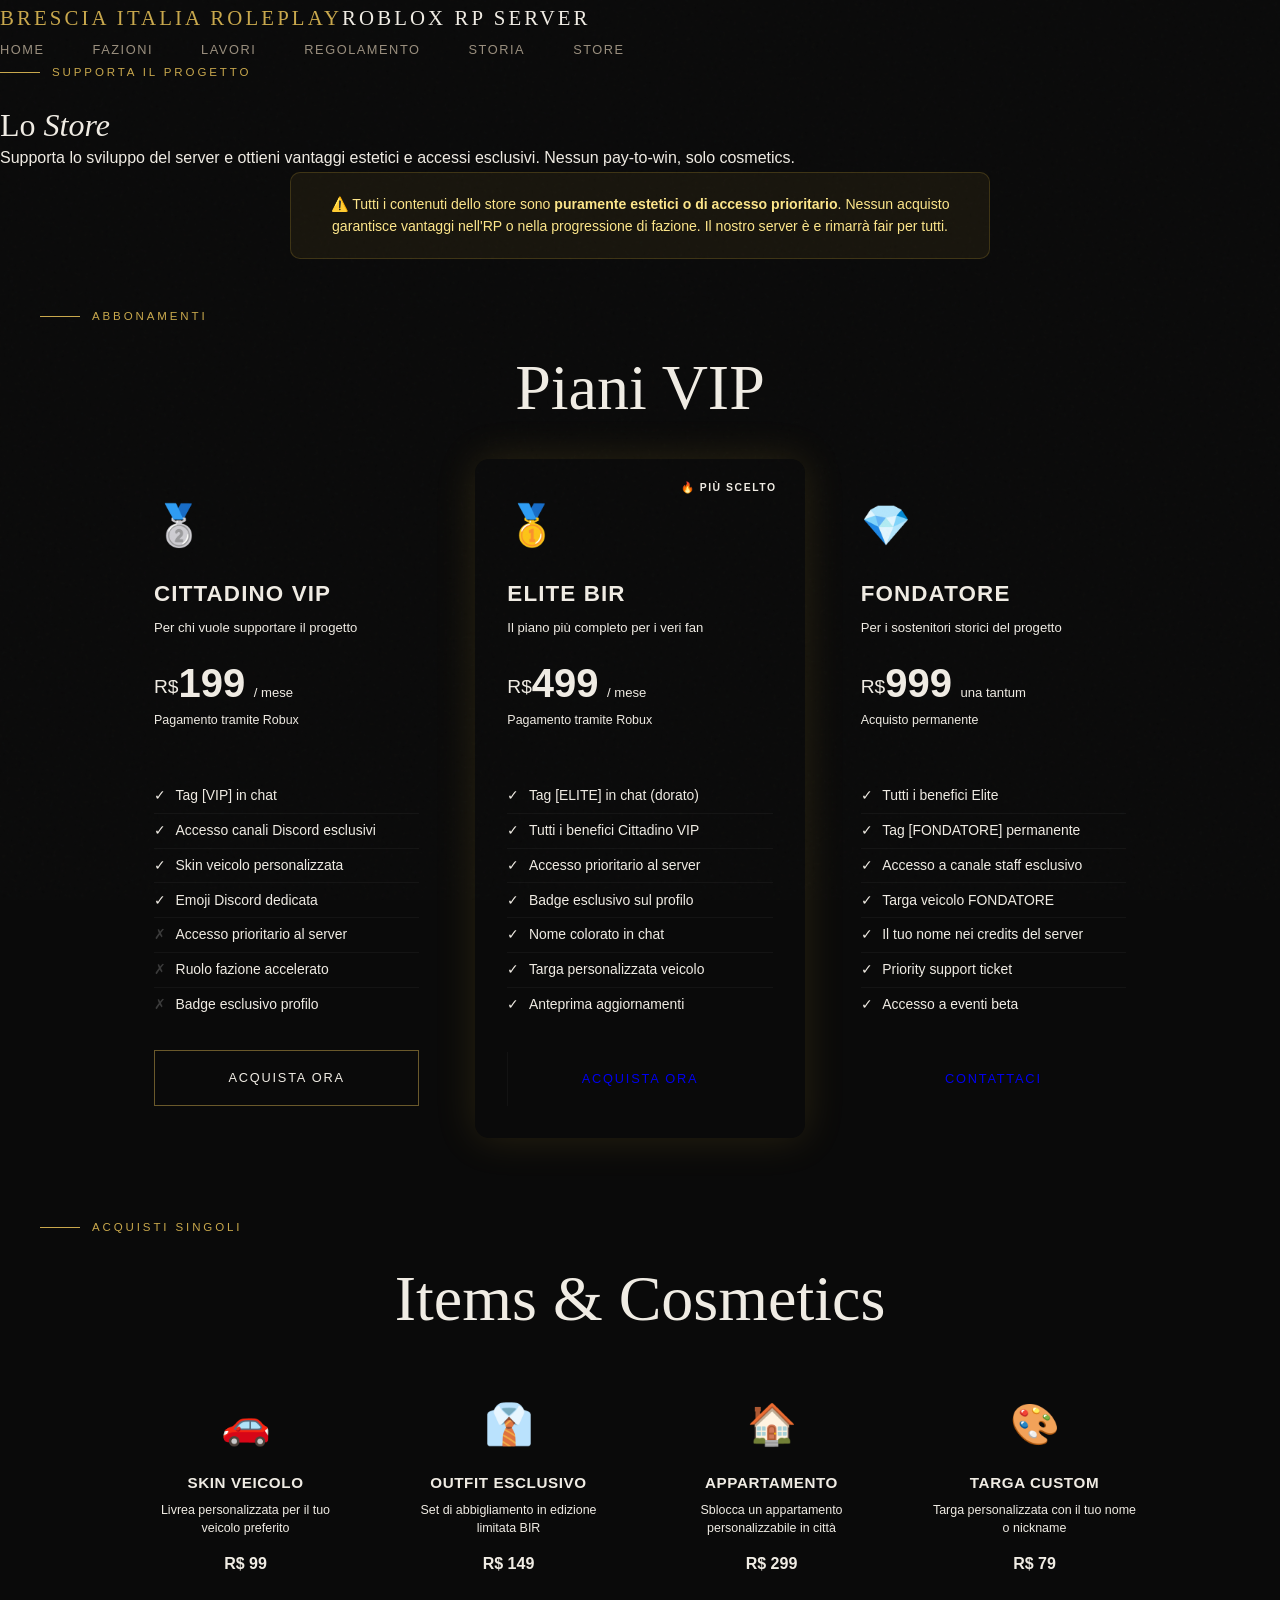
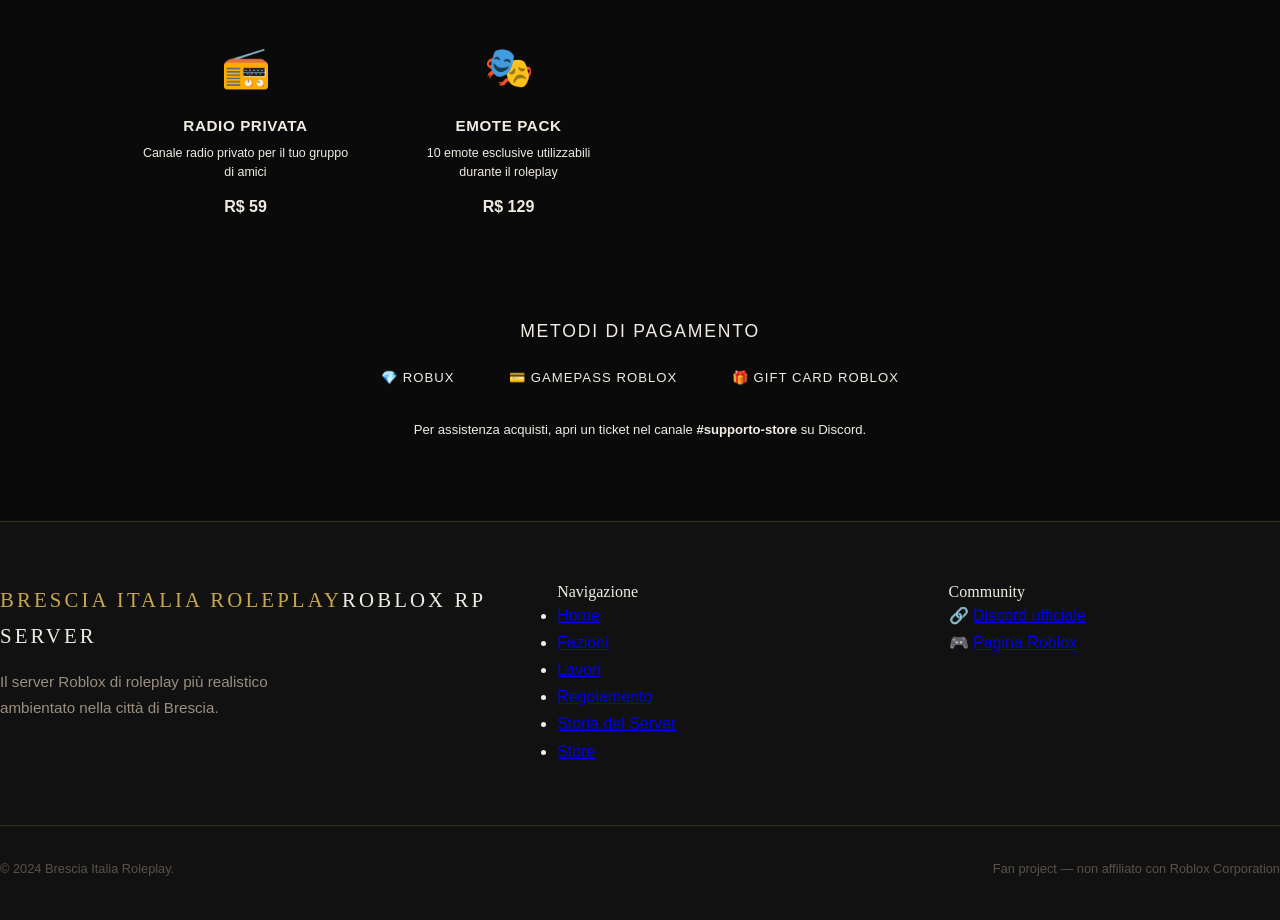
<file: store.html>
<!DOCTYPE html>
<html lang="it">
<head>
  <meta charset="UTF-8" />
  <meta name="viewport" content="width=device-width, initial-scale=1.0" />
  <title>Store — Brescia Italia Roleplay</title>
  <link rel="stylesheet" href="style.css" />
  <style>
    .store-header-note {
      max-width: 700px; margin: 0 auto 3rem;
      background: rgba(212,175,55,0.07);
      border: 1px solid rgba(212,175,55,0.2);
      border-radius: 10px; padding: 1.25rem 1.5rem;
      text-align: center; font-size: 0.88rem;
      color: #fde68a; line-height: 1.6;
    }
    .plans-grid {
      display: grid;
      grid-template-columns: repeat(auto-fit, minmax(280px, 1fr));
      gap: 1.5rem;
      max-width: 1100px; margin: 0 auto 5rem;
    }
    .plan-card {
      background: var(--blu-card);
      border: 1px solid var(--bordo);
      border-radius: 14px;
      padding: 2rem;
      display: flex; flex-direction: column;
      position: relative; overflow: hidden;
      transition: all 0.3s;
    }
    .plan-card:hover { transform: translateY(-6px); box-shadow: 0 20px 60px rgba(0,0,0,0.5); }
    .plan-card.featured {
      border-color: var(--oro);
      box-shadow: 0 0 40px rgba(212,175,55,0.15);
      animation: pulse-glow 3s ease-in-out infinite;
    }
    .plan-badge {
      position: absolute; top: 1rem; right: 1rem;
      font-family: 'Oswald', sans-serif; font-size: 0.65rem;
      letter-spacing: 0.15em; text-transform: uppercase;
      padding: 0.25rem 0.75rem; border-radius: 50px;
      background: var(--oro); color: var(--blu-scuro); font-weight: 700;
    }
    .plan-icon { font-size: 2.5rem; margin-bottom: 1rem; }
    .plan-name {
      font-family: 'Oswald', sans-serif; font-size: 1.4rem;
      font-weight: 700; text-transform: uppercase; letter-spacing: 0.05em;
      color: var(--bianco); margin-bottom: 0.25rem;
    }
    .plan-tagline { font-size: 0.82rem; color: var(--testo-soft); margin-bottom: 1.5rem; }
    .plan-price {
      margin-bottom: 1.5rem;
      padding-bottom: 1.5rem;
      border-bottom: 1px solid var(--bordo);
    }
    .plan-price .amount {
      font-family: 'Oswald', sans-serif; font-size: 2.5rem; font-weight: 700;
      color: var(--bianco); line-height: 1;
    }
    .plan-price .currency { font-size: 1.2rem; vertical-align: top; margin-top: 0.5rem; display: inline-block; }
    .plan-price .period { font-size: 0.82rem; color: var(--testo-soft); margin-left: 0.25rem; }
    .plan-price .robux { font-size: 0.78rem; color: var(--testo-soft); margin-top: 0.25rem; }
    .plan-features { list-style: none; flex: 1; }
    .plan-features li {
      display: flex; align-items: flex-start; gap: 0.6rem;
      font-size: 0.87rem; color: var(--testo-soft);
      padding: 0.45rem 0;
      border-bottom: 1px solid rgba(255,255,255,0.04);
      line-height: 1.4;
    }
    .plan-features li:last-child { border-bottom: none; }
    .plan-features .check { color: var(--verde); flex-shrink: 0; }
    .plan-features .cross { color: rgba(255,255,255,0.2); flex-shrink: 0; }
    .plan-cta { margin-top: 1.75rem; width: 100%; text-align: center; }
    .plan-cta .btn { width: 100%; justify-content: center; }

    /* ITEMS SECTION */
    .items-grid {
      display: grid;
      grid-template-columns: repeat(auto-fill, minmax(200px, 1fr));
      gap: 1rem; max-width: 1100px; margin: 0 auto 5rem;
    }
    .item-card {
      background: var(--blu-card);
      border: 1px solid var(--bordo);
      border-radius: 10px; padding: 1.25rem;
      text-align: center; transition: all 0.25s;
    }
    .item-card:hover { border-color: var(--oro); transform: translateY(-3px); }
    .item-emoji { font-size: 2.5rem; margin-bottom: 0.75rem; display: block; }
    .item-name {
      font-family: 'Oswald', sans-serif; font-size: 0.95rem;
      font-weight: 600; text-transform: uppercase; letter-spacing: 0.04em;
      color: var(--bianco); margin-bottom: 0.3rem;
    }
    .item-desc { font-size: 0.78rem; color: var(--testo-soft); line-height: 1.5; margin-bottom: 0.75rem; }
    .item-price {
      font-family: 'Oswald', sans-serif; font-size: 1rem; font-weight: 600;
      color: var(--oro);
    }

    .payment-methods {
      max-width: 700px; margin: 0 auto 5rem; text-align: center;
    }
    .payment-methods h3 {
      font-family: 'Oswald', sans-serif; font-size: 1.1rem;
      text-transform: uppercase; letter-spacing: 0.1em;
      color: var(--bianco); margin-bottom: 1rem;
    }
    .pay-icons { display: flex; gap: 1rem; flex-wrap: wrap; justify-content: center; }
    .pay-icon {
      background: var(--blu-card); border: 1px solid var(--bordo);
      border-radius: 8px; padding: 0.6rem 1.2rem;
      font-size: 0.82rem; font-family: 'Oswald', sans-serif;
      letter-spacing: 0.08em; text-transform: uppercase;
      color: var(--testo-soft);
    }
  </style>
</head>
<body>

<nav>
  <a href="index.html" class="nav-logo">
    <div class="tricolore"><span></span><span></span><span></span></div>
    <div class="nav-logo-text">Brescia Italia Roleplay<span>Roblox RP Server</span></div>
  </a>
  <ul class="nav-links" id="navLinks">
    <li><a href="index.html">Home</a></li>
    <li><a href="fazioni.html">Fazioni</a></li>
    <li><a href="lavori.html">Lavori</a></li>
    <li><a href="regolamento.html">Regolamento</a></li>
    <li><a href="storia.html">Storia</a></li>
    <li><a href="store.html">Store</a></li>
  </ul>
  <button class="hamburger" id="hamburger"><span></span><span></span><span></span></button>
</nav>

<div class="page-hero">
  <p class="section-label">Supporta il Progetto</p>
  <h1>Lo <em>Store</em></h1>
  <div class="divider"></div>
  <p>Supporta lo sviluppo del server e ottieni vantaggi estetici e accessi esclusivi. Nessun pay-to-win, solo cosmetics.</p>
</div>

<div class="container">
  <div class="store-header-note">
    ⚠️ Tutti i contenuti dello store sono <strong>puramente estetici o di accesso prioritario</strong>. Nessun acquisto garantisce vantaggi nell'RP o nella progressione di fazione. Il nostro server è e rimarrà fair per tutti.
  </div>
</div>

<!-- PIANI VIP -->
<div class="container" style="text-align:center; margin-bottom:2rem">
  <p class="section-label">Abbonamenti</p>
  <h2 class="section-title">Piani VIP</h2>
  <div class="divider"></div>
</div>

<div class="plans-grid" style="padding:0 2rem">

  <div class="plan-card">
    <div class="plan-icon">🥈</div>
    <div class="plan-name">Cittadino VIP</div>
    <div class="plan-tagline">Per chi vuole supportare il progetto</div>
    <div class="plan-price">
      <span class="currency">R$</span><span class="amount">199</span>
      <span class="period">/ mese</span>
      <div class="robux">Pagamento tramite Robux</div>
    </div>
    <ul class="plan-features">
      <li><span class="check">✓</span> Tag [VIP] in chat</li>
      <li><span class="check">✓</span> Accesso canali Discord esclusivi</li>
      <li><span class="check">✓</span> Skin veicolo personalizzata</li>
      <li><span class="check">✓</span> Emoji Discord dedicata</li>
      <li><span class="cross">✗</span> Accesso prioritario al server</li>
      <li><span class="cross">✗</span> Ruolo fazione accelerato</li>
      <li><span class="cross">✗</span> Badge esclusivo profilo</li>
    </ul>
    <div class="plan-cta">
      <a href="https://www.roblox.com/games/GAME_ID" target="_blank" class="btn btn-outline">Acquista ora</a>
    </div>
  </div>

  <div class="plan-card featured">
    <div class="plan-badge">🔥 Più Scelto</div>
    <div class="plan-icon">🥇</div>
    <div class="plan-name">Elite BIR</div>
    <div class="plan-tagline">Il piano più completo per i veri fan</div>
    <div class="plan-price">
      <span class="currency">R$</span><span class="amount">499</span>
      <span class="period">/ mese</span>
      <div class="robux">Pagamento tramite Robux</div>
    </div>
    <ul class="plan-features">
      <li><span class="check">✓</span> Tag [ELITE] in chat (dorato)</li>
      <li><span class="check">✓</span> Tutti i benefici Cittadino VIP</li>
      <li><span class="check">✓</span> Accesso prioritario al server</li>
      <li><span class="check">✓</span> Badge esclusivo sul profilo</li>
      <li><span class="check">✓</span> Nome colorato in chat</li>
      <li><span class="check">✓</span> Targa personalizzata veicolo</li>
      <li><span class="check">✓</span> Anteprima aggiornamenti</li>
    </ul>
    <div class="plan-cta">
      <a href="https://www.roblox.com/games/GAME_ID" target="_blank" class="btn btn-oro">Acquista ora</a>
    </div>
  </div>

  <div class="plan-card">
    <div class="plan-icon">💎</div>
    <div class="plan-name">Fondatore</div>
    <div class="plan-tagline">Per i sostenitori storici del progetto</div>
    <div class="plan-price">
      <span class="currency">R$</span><span class="amount">999</span>
      <span class="period">una tantum</span>
      <div class="robux">Acquisto permanente</div>
    </div>
    <ul class="plan-features">
      <li><span class="check">✓</span> Tutti i benefici Elite</li>
      <li><span class="check">✓</span> Tag [FONDATORE] permanente</li>
      <li><span class="check">✓</span> Accesso a canale staff esclusivo</li>
      <li><span class="check">✓</span> Targa veicolo FONDATORE</li>
      <li><span class="check">✓</span> Il tuo nome nei credits del server</li>
      <li><span class="check">✓</span> Priority support ticket</li>
      <li><span class="check">✓</span> Accesso a eventi beta</li>
    </ul>
    <div class="plan-cta">
      <a href="https://discord.gg/INVITE_CODE" target="_blank" class="btn btn-verde">Contattaci</a>
    </div>
  </div>

</div>

<!-- ITEMS -->
<div class="container" style="text-align:center; margin-bottom:2rem">
  <p class="section-label">Acquisti Singoli</p>
  <h2 class="section-title">Items & Cosmetics</h2>
  <div class="divider"></div>
</div>

<div class="items-grid" style="padding:0 2rem">
  <div class="item-card">
    <span class="item-emoji">🚗</span>
    <div class="item-name">Skin Veicolo</div>
    <div class="item-desc">Livrea personalizzata per il tuo veicolo preferito</div>
    <div class="item-price">R$ 99</div>
  </div>
  <div class="item-card">
    <span class="item-emoji">👔</span>
    <div class="item-name">Outfit Esclusivo</div>
    <div class="item-desc">Set di abbigliamento in edizione limitata BIR</div>
    <div class="item-price">R$ 149</div>
  </div>
  <div class="item-card">
    <span class="item-emoji">🏠</span>
    <div class="item-name">Appartamento</div>
    <div class="item-desc">Sblocca un appartamento personalizzabile in città</div>
    <div class="item-price">R$ 299</div>
  </div>
  <div class="item-card">
    <span class="item-emoji">🎨</span>
    <div class="item-name">Targa Custom</div>
    <div class="item-desc">Targa personalizzata con il tuo nome o nickname</div>
    <div class="item-price">R$ 79</div>
  </div>
  <div class="item-card">
    <span class="item-emoji">📻</span>
    <div class="item-name">Radio Privata</div>
    <div class="item-desc">Canale radio privato per il tuo gruppo di amici</div>
    <div class="item-price">R$ 59</div>
  </div>
  <div class="item-card">
    <span class="item-emoji">🎭</span>
    <div class="item-name">Emote Pack</div>
    <div class="item-desc">10 emote esclusive utilizzabili durante il roleplay</div>
    <div class="item-price">R$ 129</div>
  </div>
</div>

<!-- PAYMENT -->
<div class="payment-methods">
  <h3>Metodi di Pagamento</h3>
  <div class="pay-icons">
    <div class="pay-icon">💎 Robux</div>
    <div class="pay-icon">💳 GamePass Roblox</div>
    <div class="pay-icon">🎁 Gift Card Roblox</div>
  </div>
  <p style="margin-top:1.25rem; font-size:0.82rem; color:var(--testo-soft)">Per assistenza acquisti, apri un ticket nel canale <strong style="color:var(--oro)">#supporto-store</strong> su Discord.</p>
</div>

<footer>
  <div class="tricolore-bar"></div>
  <div class="footer-inner">
    <div class="footer-brand">
      <div class="nav-logo" style="margin-bottom:0.75rem">
        <div class="tricolore"><span></span><span></span><span></span></div>
        <div class="nav-logo-text">Brescia Italia Roleplay<span>Roblox RP Server</span></div>
      </div>
      <p>Il server Roblox di roleplay più realistico ambientato nella città di Brescia.</p>
    </div>
    <div class="footer-links">
      <h4>Navigazione</h4>
      <ul>
        <li><a href="index.html">Home</a></li>
        <li><a href="fazioni.html">Fazioni</a></li>
        <li><a href="lavori.html">Lavori</a></li>
        <li><a href="regolamento.html">Regolamento</a></li>
        <li><a href="storia.html">Storia del Server</a></li>
        <li><a href="store.html">Store</a></li>
      </ul>
    </div>
    <div class="footer-contact">
      <h4>Community</h4>
      <p>🔗 <a href="https://discord.gg/INVITE_CODE" target="_blank">Discord ufficiale</a><br>
      🎮 <a href="https://www.roblox.com/games/GAME_ID" target="_blank">Pagina Roblox</a></p>
    </div>
  </div>
  <div class="footer-bottom">
    <span>© 2024 Brescia Italia Roleplay.</span>
    <span>Fan project — non affiliato con Roblox Corporation</span>
  </div>
</footer>

<script src="main.js"></script>
</body>
</html>
</file>
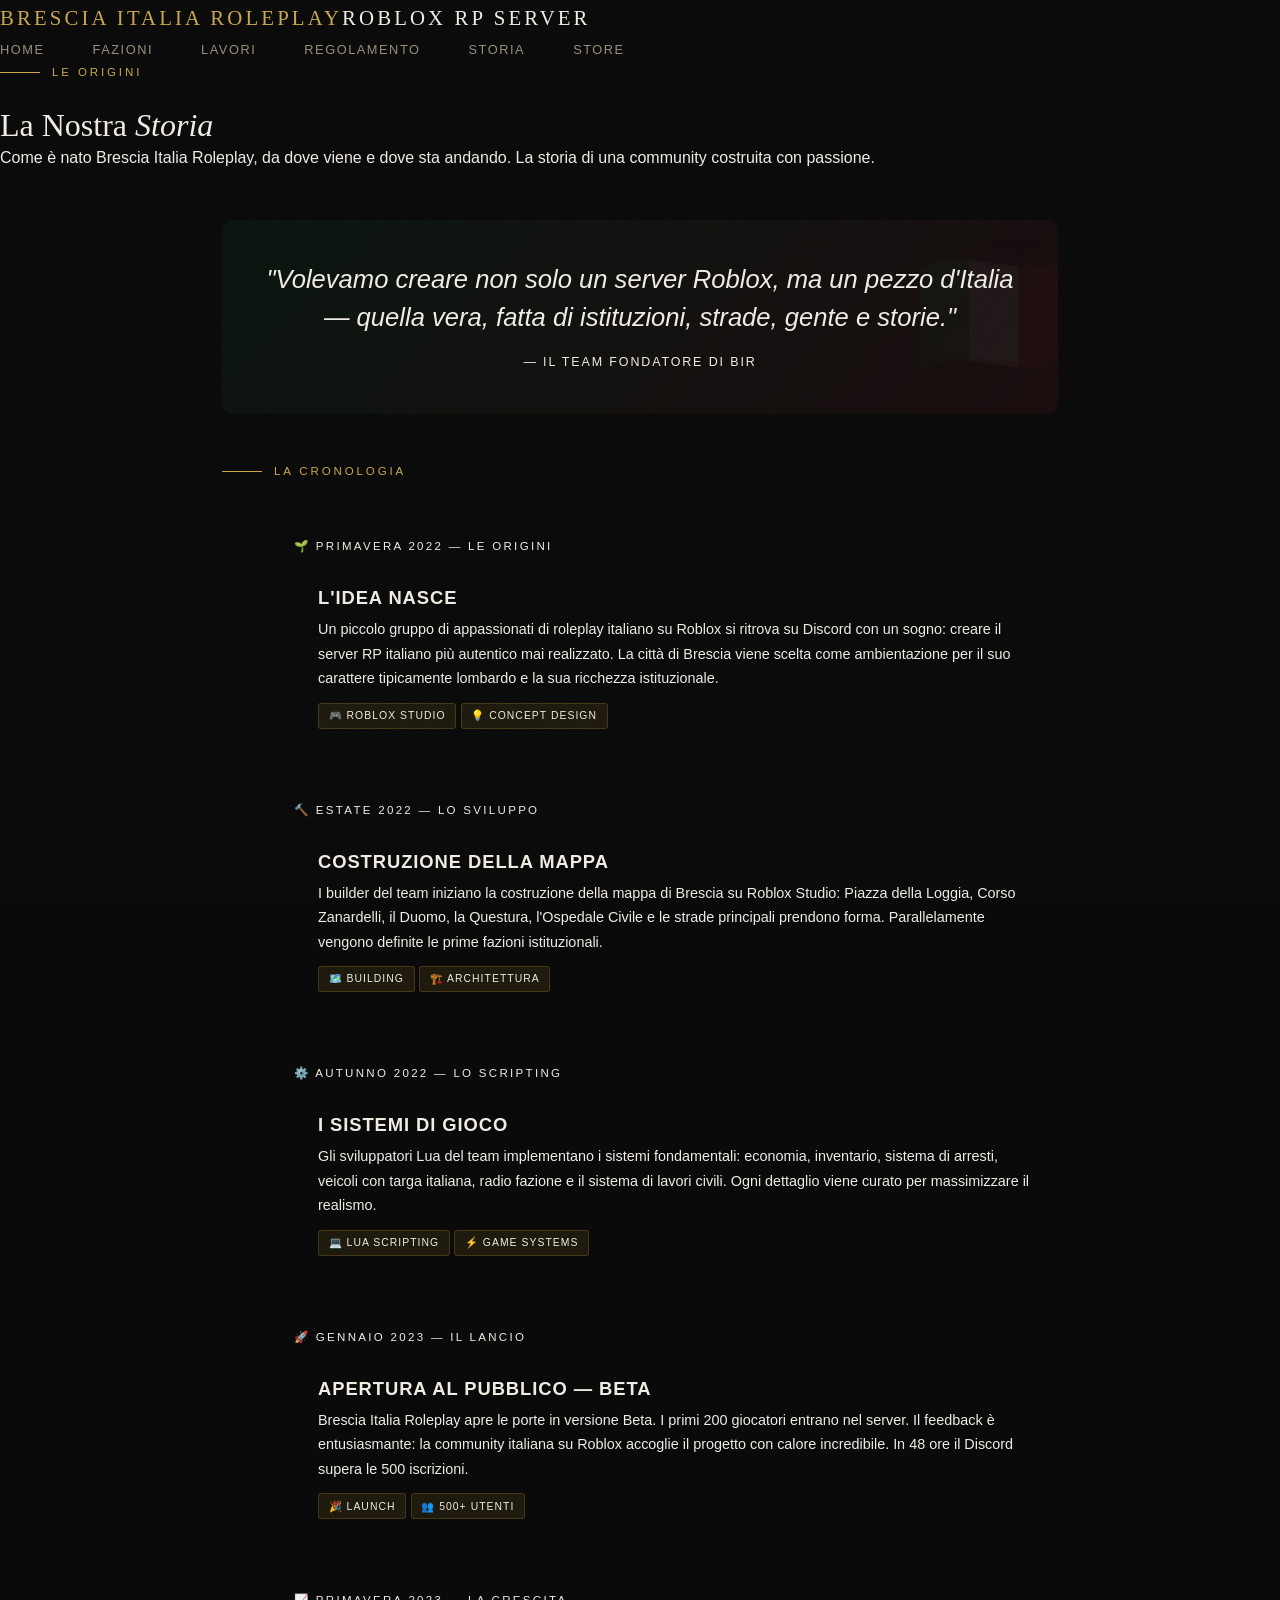
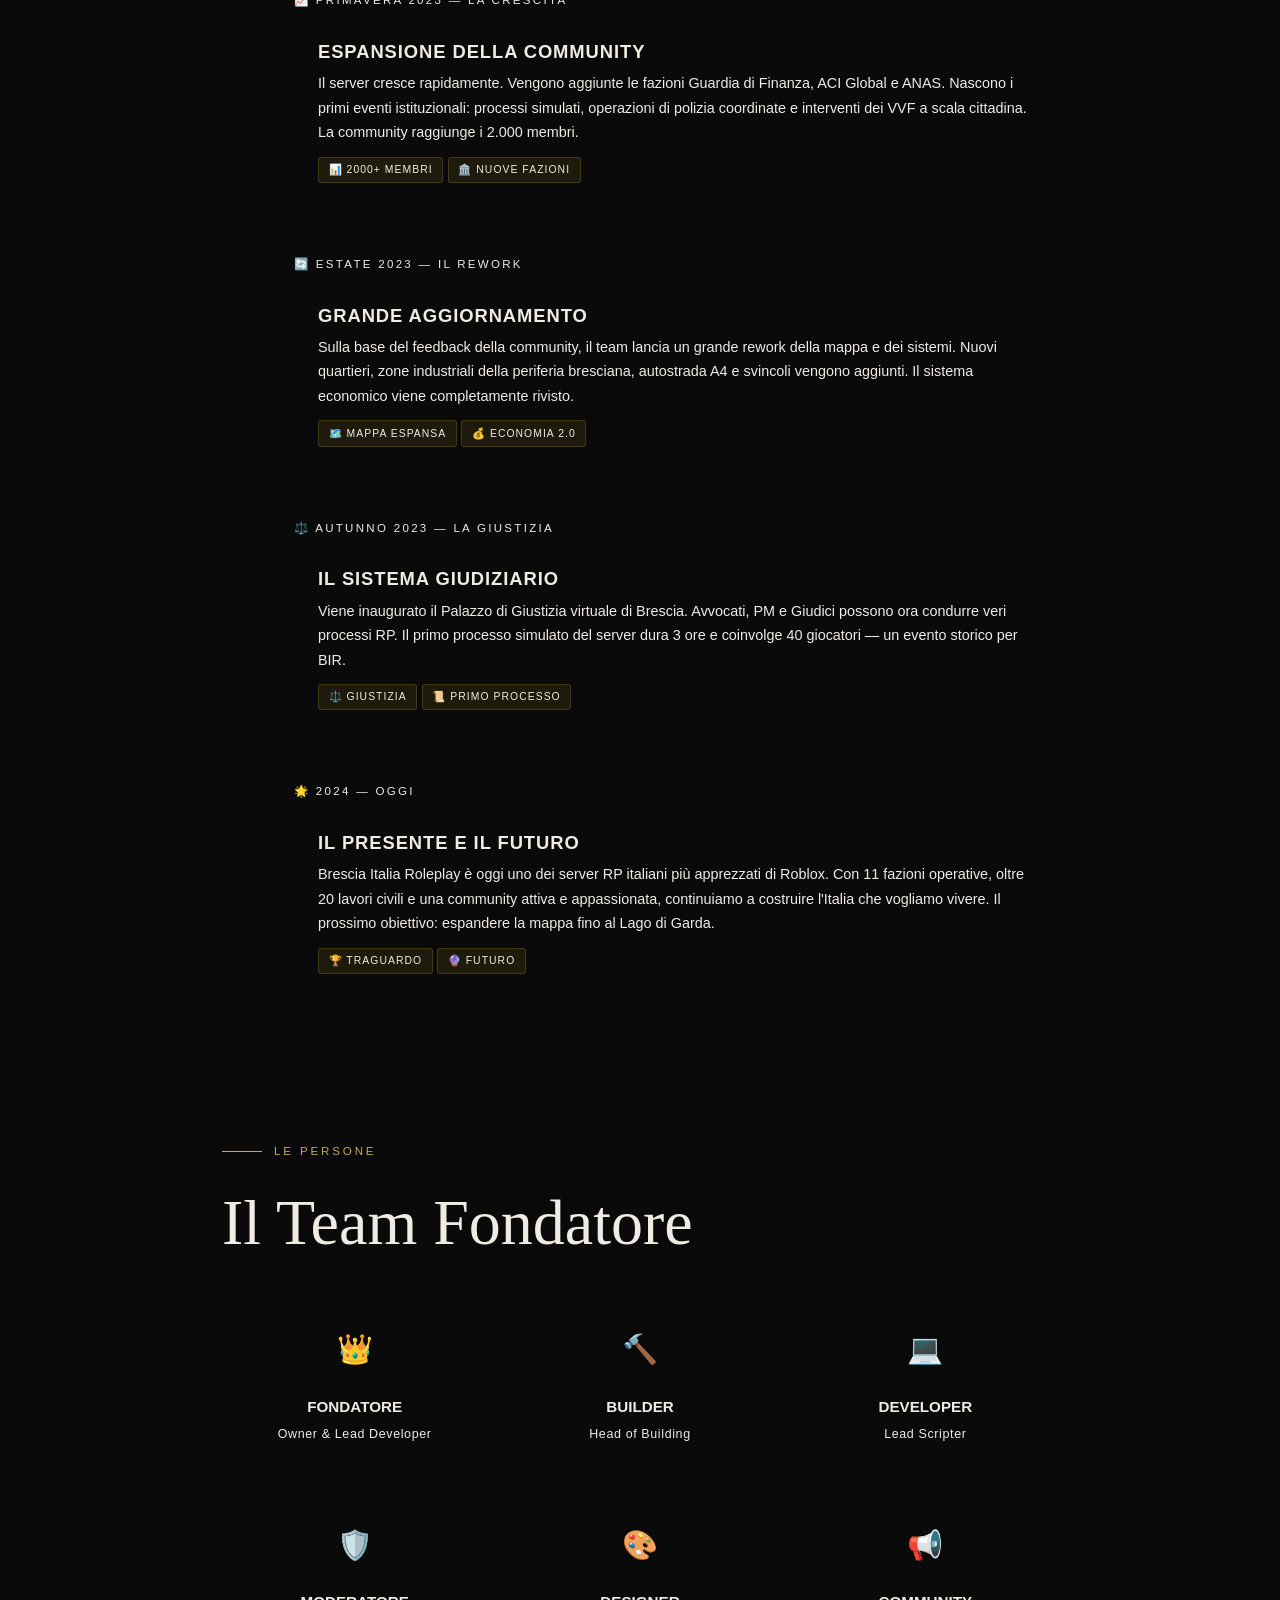
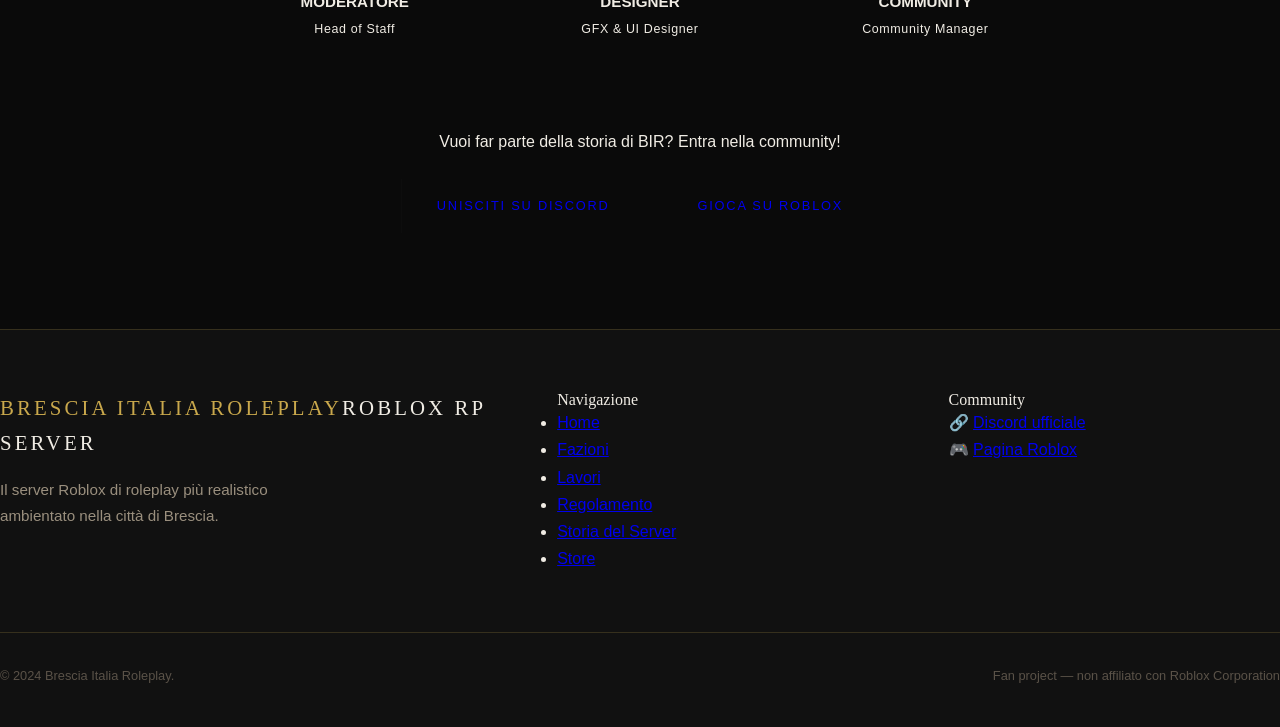
<file: storia.html>
<!DOCTYPE html>
<html lang="it">
<head>
  <meta charset="UTF-8" />
  <meta name="viewport" content="width=device-width, initial-scale=1.0" />
  <title>Storia del Server — Brescia Italia Roleplay</title>
  <link rel="stylesheet" href="style.css" />
  <style>
    .storia-body { max-width: 900px; margin: 0 auto; padding: 0 2rem 6rem; }

    /* TIMELINE */
    .timeline { position: relative; padding: 2rem 0; }
    .timeline::before {
      content: '';
      position: absolute; left: 28px; top: 0; bottom: 0;
      width: 2px;
      background: linear-gradient(to bottom, var(--verde), var(--oro), var(--rosso));
    }
    .tl-item {
      position: relative; padding-left: 72px; margin-bottom: 3rem;
    }
    .tl-dot {
      position: absolute; left: 18px; top: 6px;
      width: 22px; height: 22px; border-radius: 50%;
      background: var(--blu-scuro);
      border: 3px solid var(--oro);
      transition: all 0.3s;
    }
    .tl-item:hover .tl-dot { background: var(--oro); box-shadow: 0 0 16px rgba(212,175,55,0.5); }
    .tl-date {
      font-family: 'Oswald', sans-serif; font-size: 0.72rem;
      letter-spacing: 0.2em; text-transform: uppercase;
      color: var(--oro); margin-bottom: 0.4rem;
    }
    .tl-card {
      background: var(--blu-card);
      border: 1px solid var(--bordo);
      border-radius: 10px;
      padding: 1.5rem;
      transition: all 0.25s;
    }
    .tl-item:hover .tl-card { border-color: rgba(212,175,55,0.4); transform: translateX(4px); }
    .tl-card h3 {
      font-family: 'Oswald', sans-serif; font-size: 1.15rem;
      font-weight: 700; text-transform: uppercase; letter-spacing: 0.05em;
      color: var(--bianco); margin-bottom: 0.5rem;
    }
    .tl-card p { font-size: 0.9rem; color: var(--testo-soft); line-height: 1.7; }
    .tl-tag {
      display: inline-block; margin-top: 0.75rem;
      padding: 0.2rem 0.6rem; font-family: 'Oswald', sans-serif;
      font-size: 0.65rem; letter-spacing: 0.1em; text-transform: uppercase;
      border-radius: 3px; background: rgba(212,175,55,0.1);
      color: var(--oro); border: 1px solid rgba(212,175,55,0.2);
    }

    /* TEAM */
    .team-grid {
      display: grid;
      grid-template-columns: repeat(auto-fill, minmax(200px, 1fr));
      gap: 1.25rem; margin-top: 2rem;
    }
    .team-card {
      background: var(--blu-card);
      border: 1px solid var(--bordo);
      border-radius: 10px;
      padding: 1.5rem;
      text-align: center;
      transition: all 0.25s;
    }
    .team-card:hover { border-color: var(--oro); transform: translateY(-4px); }
    .team-avatar {
      width: 64px; height: 64px; border-radius: 50%;
      background: linear-gradient(135deg, var(--verde), var(--oro));
      margin: 0 auto 0.75rem;
      display: flex; align-items: center; justify-content: center;
      font-size: 1.8rem;
    }
    .team-name {
      font-family: 'Oswald', sans-serif; font-weight: 600;
      text-transform: uppercase; font-size: 0.95rem;
      color: var(--bianco); margin-bottom: 0.25rem;
    }
    .team-role { font-size: 0.78rem; color: var(--testo-soft); letter-spacing: 0.05em; }

    /* MANIFESTO */
    .manifesto {
      background: linear-gradient(135deg, rgba(0,146,70,0.08), rgba(206,43,55,0.08));
      border: 1px solid var(--bordo); border-radius: 12px;
      padding: 2.5rem; text-align: center; margin: 3rem 0;
      position: relative; overflow: hidden;
    }
    .manifesto::before {
      content: '🇮🇹'; position: absolute; font-size: 8rem;
      top: -1rem; right: -1rem; opacity: 0.04;
    }
    .manifesto blockquote {
      font-family: 'Oswald', sans-serif; font-size: clamp(1.2rem,2.5vw,1.6rem);
      font-weight: 300; line-height: 1.5; color: var(--testo);
      font-style: italic; position: relative; z-index: 1;
    }
    .manifesto cite {
      display: block; margin-top: 1rem;
      font-family: 'Oswald', sans-serif; font-size: 0.78rem;
      letter-spacing: 0.15em; text-transform: uppercase;
      color: var(--oro); font-style: normal;
    }
  </style>
</head>
<body>

<nav>
  <a href="index.html" class="nav-logo">
    <div class="tricolore"><span></span><span></span><span></span></div>
    <div class="nav-logo-text">Brescia Italia Roleplay<span>Roblox RP Server</span></div>
  </a>
  <ul class="nav-links" id="navLinks">
    <li><a href="index.html">Home</a></li>
    <li><a href="fazioni.html">Fazioni</a></li>
    <li><a href="lavori.html">Lavori</a></li>
    <li><a href="regolamento.html">Regolamento</a></li>
    <li><a href="storia.html">Storia</a></li>
    <li><a href="store.html">Store</a></li>
  </ul>
  <button class="hamburger" id="hamburger"><span></span><span></span><span></span></button>
</nav>

<div class="page-hero">
  <p class="section-label">Le Origini</p>
  <h1>La Nostra <em>Storia</em></h1>
  <div class="divider"></div>
  <p>Come è nato Brescia Italia Roleplay, da dove viene e dove sta andando. La storia di una community costruita con passione.</p>
</div>

<div class="storia-body">

  <!-- MANIFESTO -->
  <div class="manifesto">
    <blockquote>
      "Volevamo creare non solo un server Roblox, ma un pezzo d'Italia — quella vera, fatta di istituzioni, strade, gente e storie."
    </blockquote>
    <cite>— Il Team Fondatore di BIR</cite>
  </div>

  <!-- TIMELINE -->
  <p class="section-label" style="margin-bottom:1.5rem">La Cronologia</p>
  <div class="timeline">

    <div class="tl-item">
      <div class="tl-dot"></div>
      <div class="tl-date">🌱 Primavera 2022 — Le Origini</div>
      <div class="tl-card">
        <h3>L'Idea Nasce</h3>
        <p>Un piccolo gruppo di appassionati di roleplay italiano su Roblox si ritrova su Discord con un sogno: creare il server RP italiano più autentico mai realizzato. La città di Brescia viene scelta come ambientazione per il suo carattere tipicamente lombardo e la sua ricchezza istituzionale.</p>
        <span class="tl-tag">🎮 Roblox Studio</span>
        <span class="tl-tag">💡 Concept Design</span>
      </div>
    </div>

    <div class="tl-item">
      <div class="tl-dot"></div>
      <div class="tl-date">🔨 Estate 2022 — Lo Sviluppo</div>
      <div class="tl-card">
        <h3>Costruzione della Mappa</h3>
        <p>I builder del team iniziano la costruzione della mappa di Brescia su Roblox Studio: Piazza della Loggia, Corso Zanardelli, il Duomo, la Questura, l'Ospedale Civile e le strade principali prendono forma. Parallelamente vengono definite le prime fazioni istituzionali.</p>
        <span class="tl-tag">🗺️ Building</span>
        <span class="tl-tag">🏗️ Architettura</span>
      </div>
    </div>

    <div class="tl-item">
      <div class="tl-dot"></div>
      <div class="tl-date">⚙️ Autunno 2022 — Lo Scripting</div>
      <div class="tl-card">
        <h3>I Sistemi di Gioco</h3>
        <p>Gli sviluppatori Lua del team implementano i sistemi fondamentali: economia, inventario, sistema di arresti, veicoli con targa italiana, radio fazione e il sistema di lavori civili. Ogni dettaglio viene curato per massimizzare il realismo.</p>
        <span class="tl-tag">💻 Lua Scripting</span>
        <span class="tl-tag">⚡ Game Systems</span>
      </div>
    </div>

    <div class="tl-item">
      <div class="tl-dot"></div>
      <div class="tl-date">🚀 Gennaio 2023 — Il Lancio</div>
      <div class="tl-card">
        <h3>Apertura al Pubblico — Beta</h3>
        <p>Brescia Italia Roleplay apre le porte in versione Beta. I primi 200 giocatori entrano nel server. Il feedback è entusiasmante: la community italiana su Roblox accoglie il progetto con calore incredibile. In 48 ore il Discord supera le 500 iscrizioni.</p>
        <span class="tl-tag">🎉 Launch</span>
        <span class="tl-tag">👥 500+ Utenti</span>
      </div>
    </div>

    <div class="tl-item">
      <div class="tl-dot"></div>
      <div class="tl-date">📈 Primavera 2023 — La Crescita</div>
      <div class="tl-card">
        <h3>Espansione della Community</h3>
        <p>Il server cresce rapidamente. Vengono aggiunte le fazioni Guardia di Finanza, ACI Global e ANAS. Nascono i primi eventi istituzionali: processi simulati, operazioni di polizia coordinate e interventi dei VVF a scala cittadina. La community raggiunge i 2.000 membri.</p>
        <span class="tl-tag">📊 2000+ Membri</span>
        <span class="tl-tag">🏛️ Nuove Fazioni</span>
      </div>
    </div>

    <div class="tl-item">
      <div class="tl-dot"></div>
      <div class="tl-date">🔄 Estate 2023 — Il Rework</div>
      <div class="tl-card">
        <h3>Grande Aggiornamento</h3>
        <p>Sulla base del feedback della community, il team lancia un grande rework della mappa e dei sistemi. Nuovi quartieri, zone industriali della periferia bresciana, autostrada A4 e svincoli vengono aggiunti. Il sistema economico viene completamente rivisto.</p>
        <span class="tl-tag">🗺️ Mappa Espansa</span>
        <span class="tl-tag">💰 Economia 2.0</span>
      </div>
    </div>

    <div class="tl-item">
      <div class="tl-dot"></div>
      <div class="tl-date">⚖️ Autunno 2023 — La Giustizia</div>
      <div class="tl-card">
        <h3>Il Sistema Giudiziario</h3>
        <p>Viene inaugurato il Palazzo di Giustizia virtuale di Brescia. Avvocati, PM e Giudici possono ora condurre veri processi RP. Il primo processo simulato del server dura 3 ore e coinvolge 40 giocatori — un evento storico per BIR.</p>
        <span class="tl-tag">⚖️ Giustizia</span>
        <span class="tl-tag">📜 Primo Processo</span>
      </div>
    </div>

    <div class="tl-item">
      <div class="tl-dot"></div>
      <div class="tl-date">🌟 2024 — Oggi</div>
      <div class="tl-card">
        <h3>Il Presente e il Futuro</h3>
        <p>Brescia Italia Roleplay è oggi uno dei server RP italiani più apprezzati di Roblox. Con 11 fazioni operative, oltre 20 lavori civili e una community attiva e appassionata, continuiamo a costruire l'Italia che vogliamo vivere. Il prossimo obiettivo: espandere la mappa fino al Lago di Garda.</p>
        <span class="tl-tag">🏆 Traguardo</span>
        <span class="tl-tag">🔮 Futuro</span>
      </div>
    </div>

  </div>

  <!-- TEAM -->
  <div style="margin-top:4rem">
    <p class="section-label">Le Persone</p>
    <h2 class="section-title">Il Team Fondatore</h2>
    <div class="divider" style="margin:1rem 0 0"></div>
    <div class="team-grid">
      <div class="team-card">
        <div class="team-avatar">👑</div>
        <div class="team-name">Fondatore</div>
        <div class="team-role">Owner & Lead Developer</div>
      </div>
      <div class="team-card">
        <div class="team-avatar">🔨</div>
        <div class="team-name">Builder</div>
        <div class="team-role">Head of Building</div>
      </div>
      <div class="team-card">
        <div class="team-avatar">💻</div>
        <div class="team-name">Developer</div>
        <div class="team-role">Lead Scripter</div>
      </div>
      <div class="team-card">
        <div class="team-avatar">🛡️</div>
        <div class="team-name">Moderatore</div>
        <div class="team-role">Head of Staff</div>
      </div>
      <div class="team-card">
        <div class="team-avatar">🎨</div>
        <div class="team-name">Designer</div>
        <div class="team-role">GFX & UI Designer</div>
      </div>
      <div class="team-card">
        <div class="team-avatar">📢</div>
        <div class="team-name">Community</div>
        <div class="team-role">Community Manager</div>
      </div>
    </div>
  </div>

  <div style="text-align:center; margin-top:4rem">
    <p style="color:var(--testo-soft); margin-bottom:1.5rem">Vuoi far parte della storia di BIR? Entra nella community!</p>
    <div style="display:flex;gap:1rem;justify-content:center;flex-wrap:wrap">
      <a href="https://discord.gg/INVITE_CODE" target="_blank" class="btn btn-oro">Unisciti su Discord</a>
      <a href="https://www.roblox.com/games/GAME_ID" target="_blank" class="btn btn-verde">Gioca su Roblox</a>
    </div>
  </div>

</div>

<footer>
  <div class="tricolore-bar"></div>
  <div class="footer-inner">
    <div class="footer-brand">
      <div class="nav-logo" style="margin-bottom:0.75rem">
        <div class="tricolore"><span></span><span></span><span></span></div>
        <div class="nav-logo-text">Brescia Italia Roleplay<span>Roblox RP Server</span></div>
      </div>
      <p>Il server Roblox di roleplay più realistico ambientato nella città di Brescia.</p>
    </div>
    <div class="footer-links">
      <h4>Navigazione</h4>
      <ul>
        <li><a href="index.html">Home</a></li>
        <li><a href="fazioni.html">Fazioni</a></li>
        <li><a href="lavori.html">Lavori</a></li>
        <li><a href="regolamento.html">Regolamento</a></li>
        <li><a href="storia.html">Storia del Server</a></li>
        <li><a href="store.html">Store</a></li>
      </ul>
    </div>
    <div class="footer-contact">
      <h4>Community</h4>
      <p>🔗 <a href="https://discord.gg/INVITE_CODE" target="_blank">Discord ufficiale</a><br>
      🎮 <a href="https://www.roblox.com/games/GAME_ID" target="_blank">Pagina Roblox</a></p>
    </div>
  </div>
  <div class="footer-bottom">
    <span>© 2024 Brescia Italia Roleplay.</span>
    <span>Fan project — non affiliato con Roblox Corporation</span>
  </div>
</footer>

<script src="main.js"></script>
</body>
</html>
</file>
<file: style.css>
/* ============================================
   GRAFICA STUDIO - CSS PRINCIPALE
   Modifica qui colori, font e stili globali
   ============================================ */

/* --- VARIABILI COLORI (modifica qui!) --- */
:root {
  --bg-primary: #0a0a0a;
  --bg-secondary: #111111;
  --bg-card: #161616;
  --bg-card-hover: #1e1e1e;

  --gold: #c9a84c;
  --gold-light: #e8c97a;
  --gold-dark: #8a6f2e;
  --gold-glow: rgba(201, 168, 76, 0.15);

  --text-primary: #f0ece4;
  --text-secondary: #9a8f7e;
  --text-muted: #5a5248;

  --border: rgba(201, 168, 76, 0.2);
  --border-hover: rgba(201, 168, 76, 0.5);

  --shadow: 0 8px 40px rgba(0, 0, 0, 0.6);
  --shadow-gold: 0 0 40px rgba(201, 168, 76, 0.12);

  /* --- FONT (modifica qui!) --- */
  --font-display: 'Cormorant Garamond', serif;
  --font-body: 'Jost', sans-serif;
  --font-accent: 'Cinzel', serif;

  /* --- SPAZIATURA --- */
  --nav-height: 80px;
  --section-padding: 120px;
  --container-max: 1280px;

  /* --- TRANSIZIONI --- */
  --transition: 0.35s cubic-bezier(0.4, 0, 0.2, 1);
  --transition-slow: 0.6s cubic-bezier(0.4, 0, 0.2, 1);
}

/* --- RESET & BASE --- */
*, *::before, *::after {
  box-sizing: border-box;
  margin: 0;
  padding: 0;
}

html {
  scroll-behavior: smooth;
  font-size: 16px;
}

body {
  font-family: var(--font-body);
  background: var(--bg-primary);
  color: var(--text-primary);
  line-height: 1.7;
  overflow-x: hidden;
  cursor: none;
}

/* --- CURSORE PERSONALIZZATO --- */
.cursor {
  width: 12px;
  height: 12px;
  background: var(--gold);
  border-radius: 50%;
  position: fixed;
  top: 0; left: 0;
  pointer-events: none;
  z-index: 9999;
  transform: translate(-50%, -50%);
  transition: transform 0.1s, width 0.3s, height 0.3s, background 0.3s;
  mix-blend-mode: difference;
}

.cursor-ring {
  width: 36px;
  height: 36px;
  border: 1px solid var(--gold);
  border-radius: 50%;
  position: fixed;
  top: 0; left: 0;
  pointer-events: none;
  z-index: 9998;
  transform: translate(-50%, -50%);
  transition: transform 0.15s ease-out, width 0.3s, height 0.3s, opacity 0.3s;
  opacity: 0.6;
}

.cursor.expanded { width: 20px; height: 20px; }
.cursor-ring.expanded { width: 60px; height: 60px; opacity: 0.3; }

/* --- CONTENITORE --- */
.container {
  max-width: var(--container-max);
  margin: 0 auto;
  padding: 0 40px;
}

/* --- TEXTURE NOISE OVERLAY --- */
body::before {
  content: '';
  position: fixed;
  inset: 0;
  background-image: url("data:image/svg+xml,%3Csvg viewBox='0 0 256 256' xmlns='http://www.w3.org/2000/svg'%3E%3Cfilter id='noise'%3E%3CfeTurbulence type='fractalNoise' baseFrequency='0.9' numOctaves='4' stitchTiles='stitch'/%3E%3C/filter%3E%3Crect width='100%25' height='100%25' filter='url(%23noise)' opacity='0.04'/%3E%3C/svg%3E");
  pointer-events: none;
  z-index: 1;
  opacity: 0.5;
}

/* ============================================
   NAVBAR
   ============================================ */
.navbar {
  position: fixed;
  top: 0; left: 0; right: 0;
  height: var(--nav-height);
  z-index: 1000;
  transition: background var(--transition), border-color var(--transition);
  border-bottom: 1px solid transparent;
}

.navbar.scrolled {
  background: rgba(10, 10, 10, 0.95);
  backdrop-filter: blur(20px);
  border-color: var(--border);
}

.nav-inner {
  display: flex;
  align-items: center;
  justify-content: space-between;
  height: 100%;
}

.nav-logo {
  font-family: var(--font-accent);
  font-size: 1.3rem;
  letter-spacing: 0.15em;
  color: var(--gold);
  text-decoration: none;
  text-transform: uppercase;
}

.nav-logo span {
  color: var(--text-primary);
}

.nav-links {
  display: flex;
  align-items: center;
  gap: 48px;
  list-style: none;
}

.nav-links a {
  font-family: var(--font-body);
  font-size: 0.8rem;
  font-weight: 400;
  letter-spacing: 0.12em;
  text-transform: uppercase;
  color: var(--text-secondary);
  text-decoration: none;
  position: relative;
  transition: color var(--transition);
}

.nav-links a::after {
  content: '';
  position: absolute;
  bottom: -4px; left: 0;
  width: 0; height: 1px;
  background: var(--gold);
  transition: width var(--transition);
}

.nav-links a:hover,
.nav-links a.active {
  color: var(--gold);
}

.nav-links a:hover::after,
.nav-links a.active::after {
  width: 100%;
}

.nav-cta {
  background: transparent;
  border: 1px solid var(--gold);
  color: var(--gold) !important;
  padding: 10px 24px;
  border-radius: 2px;
  font-size: 0.75rem !important;
  letter-spacing: 0.14em !important;
  cursor: pointer;
  transition: background var(--transition), color var(--transition) !important;
}

.nav-cta:hover {
  background: var(--gold) !important;
  color: var(--bg-primary) !important;
}

.nav-cta::after { display: none !important; }

/* Hamburger */
.hamburger {
  display: none;
  flex-direction: column;
  gap: 6px;
  cursor: pointer;
  background: none;
  border: none;
  padding: 4px;
}

.hamburger span {
  display: block;
  width: 28px;
  height: 1px;
  background: var(--text-primary);
  transition: var(--transition);
}

.hamburger.active span:nth-child(1) { transform: translateY(7px) rotate(45deg); }
.hamburger.active span:nth-child(2) { opacity: 0; }
.hamburger.active span:nth-child(3) { transform: translateY(-7px) rotate(-45deg); }

/* ============================================
   PAGINE (visibilità)
   ============================================ */
.page {
  display: none;
  min-height: 100vh;
  opacity: 0;
  transform: translateY(20px);
  transition: opacity 0.5s ease, transform 0.5s ease;
}

.page.active {
  display: block;
  opacity: 1;
  transform: translateY(0);
}

/* ============================================
   TIPOGRAFIA GLOBALE
   ============================================ */
h1, h2, h3, h4 {
  font-family: var(--font-display);
  font-weight: 400;
  line-height: 1.2;
}

.section-label {
  font-family: var(--font-body);
  font-size: 0.72rem;
  letter-spacing: 0.25em;
  text-transform: uppercase;
  color: var(--gold);
  display: flex;
  align-items: center;
  gap: 12px;
  margin-bottom: 24px;
}

.section-label::before {
  content: '';
  width: 40px;
  height: 1px;
  background: var(--gold);
}

.section-title {
  font-size: clamp(2.5rem, 5vw, 4rem);
  color: var(--text-primary);
  margin-bottom: 24px;
}

.section-subtitle {
  font-size: 1.1rem;
  color: var(--text-secondary);
  max-width: 560px;
  line-height: 1.8;
}

/* ============================================
   BOTTONI
   ============================================ */
.btn {
  display: inline-flex;
  align-items: center;
  gap: 12px;
  padding: 16px 36px;
  font-family: var(--font-body);
  font-size: 0.8rem;
  font-weight: 500;
  letter-spacing: 0.14em;
  text-transform: uppercase;
  text-decoration: none;
  border: none;
  cursor: pointer;
  transition: var(--transition);
  position: relative;
  overflow: hidden;
}

.btn::before {
  content: '';
  position: absolute;
  inset: 0;
  background: rgba(255,255,255,0.06);
  transform: translateX(-100%);
  transition: transform var(--transition);
}

.btn:hover::before { transform: translateX(0); }

.btn-primary {
  background: var(--gold);
  color: var(--bg-primary);
}

.btn-primary:hover {
  background: var(--gold-light);
  transform: translateY(-2px);
  box-shadow: 0 12px 40px rgba(201, 168, 76, 0.3);
}

.btn-outline {
  background: transparent;
  border: 1px solid var(--border-hover);
  color: var(--text-primary);
}

.btn-outline:hover {
  border-color: var(--gold);
  color: var(--gold);
  transform: translateY(-2px);
}

.btn-ghost {
  background: transparent;
  color: var(--gold);
  padding: 0;
  gap: 8px;
}

.btn-ghost:hover { gap: 16px; }

.btn svg {
  width: 16px;
  height: 16px;
  transition: transform var(--transition);
}

.btn-ghost:hover svg { transform: translateX(4px); }

/* ============================================
   CARDS
   ============================================ */
.card {
  background: var(--bg-card);
  border: 1px solid var(--border);
  border-radius: 4px;
  overflow: hidden;
  transition: border-color var(--transition), transform var(--transition), box-shadow var(--transition);
}

.card:hover {
  border-color: var(--border-hover);
  transform: translateY(-6px);
  box-shadow: var(--shadow-gold);
}

/* ============================================
   SEPARATORE DORATO
   ============================================ */
.gold-divider {
  width: 60px;
  height: 1px;
  background: linear-gradient(90deg, var(--gold), transparent);
  margin: 32px 0;
}

/* ============================================
   SCROLL REVEAL
   ============================================ */
.reveal {
  opacity: 0;
  transform: translateY(40px);
  transition: opacity 0.7s ease, transform 0.7s ease;
}

.reveal.visible {
  opacity: 1;
  transform: translateY(0);
}

.reveal-delay-1 { transition-delay: 0.1s; }
.reveal-delay-2 { transition-delay: 0.2s; }
.reveal-delay-3 { transition-delay: 0.3s; }
.reveal-delay-4 { transition-delay: 0.4s; }

/* ============================================
   FOOTER
   ============================================ */
footer {
  background: var(--bg-secondary);
  border-top: 1px solid var(--border);
  padding: 60px 0 40px;
}

.footer-inner {
  display: grid;
  grid-template-columns: 1.5fr 1fr 1fr;
  gap: 60px;
  margin-bottom: 60px;
}

.footer-brand p {
  color: var(--text-secondary);
  font-size: 0.95rem;
  margin-top: 16px;
  max-width: 280px;
}

.footer-col h4 {
  font-family: var(--font-body);
  font-size: 0.75rem;
  letter-spacing: 0.2em;
  text-transform: uppercase;
  color: var(--gold);
  margin-bottom: 24px;
}

.footer-col ul { list-style: none; }

.footer-col ul li { margin-bottom: 12px; }

.footer-col ul li a {
  color: var(--text-secondary);
  text-decoration: none;
  font-size: 0.9rem;
  transition: color var(--transition);
}

.footer-col ul li a:hover { color: var(--text-primary); }

.footer-bottom {
  border-top: 1px solid var(--border);
  padding-top: 32px;
  display: flex;
  justify-content: space-between;
  align-items: center;
  font-size: 0.8rem;
  color: var(--text-muted);
}

.social-links {
  display: flex;
  gap: 20px;
}

.social-links a {
  color: var(--text-muted);
  text-decoration: none;
  font-size: 0.8rem;
  letter-spacing: 0.08em;
  transition: color var(--transition);
}

.social-links a:hover { color: var(--gold); }

/* ============================================
   TOAST NOTIFICATION
   ============================================ */
.toast {
  position: fixed;
  bottom: 40px;
  right: 40px;
  background: var(--bg-card);
  border: 1px solid var(--gold);
  color: var(--text-primary);
  padding: 16px 24px;
  border-radius: 4px;
  font-size: 0.9rem;
  z-index: 9000;
  transform: translateY(100px);
  opacity: 0;
  transition: var(--transition-slow);
}

.toast.show {
  transform: translateY(0);
  opacity: 1;
}

/* ============================================
   RESPONSIVE
   ============================================ */
@media (max-width: 768px) {
  .container { padding: 0 20px; }

  :root {
    --section-padding: 80px;
  }

  .nav-links {
    position: fixed;
    top: var(--nav-height);
    left: 0; right: 0;
    background: rgba(10,10,10,0.98);
    flex-direction: column;
    padding: 40px 20px;
    transform: translateY(-110%);
    transition: transform var(--transition);
    border-bottom: 1px solid var(--border);
  }

  .nav-links.open { transform: translateY(0); }

  .hamburger { display: flex; }

  .footer-inner {
    grid-template-columns: 1fr;
    gap: 40px;
  }

  .footer-bottom {
    flex-direction: column;
    gap: 16px;
    text-align: center;
  }
}
</file>
<file: home.css>
/* ============================================
   HOME PAGE CSS
   Modifica qui gli stili della homepage
   ============================================ */

/* --- HERO --- */
.hero {
  min-height: 100vh;
  display: flex;
  align-items: center;
  position: relative;
  overflow: hidden;
  padding-top: var(--nav-height);
}

/* Griglia di sfondo */
.hero-grid {
  position: absolute;
  inset: 0;
  background-image:
    linear-gradient(rgba(201,168,76,0.04) 1px, transparent 1px),
    linear-gradient(90deg, rgba(201,168,76,0.04) 1px, transparent 1px);
  background-size: 80px 80px;
  mask-image: radial-gradient(ellipse at 50% 0%, black 20%, transparent 80%);
}

/* Cerchi decorativi */
.hero-orb {
  position: absolute;
  border-radius: 50%;
  filter: blur(120px);
  pointer-events: none;
}

.hero-orb-1 {
  width: 600px; height: 600px;
  background: radial-gradient(circle, rgba(201,168,76,0.08) 0%, transparent 70%);
  top: -200px; right: -200px;
  animation: float 8s ease-in-out infinite;
}

.hero-orb-2 {
  width: 400px; height: 400px;
  background: radial-gradient(circle, rgba(201,168,76,0.05) 0%, transparent 70%);
  bottom: 0; left: 10%;
  animation: float 10s ease-in-out infinite reverse;
}

@keyframes float {
  0%, 100% { transform: translateY(0px); }
  50% { transform: translateY(-30px); }
}

.hero-content {
  position: relative;
  z-index: 2;
  max-width: 800px;
}

.hero-badge {
  display: inline-flex;
  align-items: center;
  gap: 10px;
  background: rgba(201,168,76,0.08);
  border: 1px solid var(--border);
  padding: 8px 20px;
  border-radius: 100px;
  font-size: 0.75rem;
  letter-spacing: 0.15em;
  text-transform: uppercase;
  color: var(--gold);
  margin-bottom: 40px;
  animation: fadeInDown 0.8s ease forwards;
}

.hero-badge-dot {
  width: 6px; height: 6px;
  background: var(--gold);
  border-radius: 50%;
  animation: pulse 2s ease infinite;
}

@keyframes pulse {
  0%, 100% { opacity: 1; transform: scale(1); }
  50% { opacity: 0.4; transform: scale(0.8); }
}

.hero-title {
  font-size: clamp(3.5rem, 8vw, 7rem);
  line-height: 1.05;
  margin-bottom: 32px;
  animation: fadeInUp 0.8s ease 0.2s both;
}

.hero-title em {
  font-style: italic;
  color: var(--gold);
  position: relative;
}

.hero-title em::after {
  content: '';
  position: absolute;
  bottom: 8px; left: 0;
  width: 100%; height: 2px;
  background: linear-gradient(90deg, var(--gold), transparent);
}

.hero-description {
  font-size: 1.15rem;
  color: var(--text-secondary);
  max-width: 520px;
  line-height: 1.85;
  margin-bottom: 48px;
  animation: fadeInUp 0.8s ease 0.4s both;
}

.hero-actions {
  display: flex;
  align-items: center;
  gap: 32px;
  animation: fadeInUp 0.8s ease 0.6s both;
}

.hero-stats {
  display: flex;
  gap: 48px;
  margin-top: 80px;
  padding-top: 48px;
  border-top: 1px solid var(--border);
  animation: fadeInUp 0.8s ease 0.8s both;
}

.hero-stat-number {
  font-family: var(--font-display);
  font-size: 2.8rem;
  color: var(--gold);
  line-height: 1;
  margin-bottom: 6px;
}

.hero-stat-label {
  font-size: 0.78rem;
  color: var(--text-muted);
  letter-spacing: 0.1em;
  text-transform: uppercase;
}

/* Hero immagine decorativa */
.hero-visual {
  position: absolute;
  right: 0; top: 50%;
  transform: translateY(-50%);
  width: 45%;
  pointer-events: none;
  animation: fadeInRight 1s ease 0.4s both;
}

.hero-visual-frame {
  position: relative;
  aspect-ratio: 4/5;
  background: var(--bg-card);
  border: 1px solid var(--border);
  border-radius: 4px;
  overflow: hidden;
}

.hero-visual-frame::before {
  content: '';
  position: absolute;
  inset: 0;
  background: linear-gradient(135deg, rgba(201,168,76,0.06) 0%, transparent 50%, rgba(201,168,76,0.03) 100%);
}

.hero-mockup-grid {
  position: absolute;
  inset: 20px;
  display: grid;
  grid-template-columns: 1fr 1fr;
  grid-template-rows: 1fr 1fr 1fr;
  gap: 12px;
}

.hero-mockup-item {
  border-radius: 3px;
  background: var(--bg-secondary);
  border: 1px solid var(--border);
  animation: shimmer 3s ease infinite;
}

.hero-mockup-item:nth-child(1) {
  grid-column: 1 / -1;
  background: linear-gradient(135deg, #1a1408, #2a1e0a);
  animation-delay: 0s;
}

.hero-mockup-item:nth-child(2) { animation-delay: 0.3s; }
.hero-mockup-item:nth-child(3) { animation-delay: 0.6s; }
.hero-mockup-item:nth-child(4) { animation-delay: 0.9s; }
.hero-mockup-item:nth-child(5) { animation-delay: 1.2s; }

@keyframes shimmer {
  0%, 100% { opacity: 0.8; }
  50% { opacity: 1; }
}

/* --- SEZIONE PORTFOLIO HOME --- */
.portfolio-preview {
  padding: var(--section-padding) 0;
  position: relative;
}

.portfolio-header {
  display: flex;
  justify-content: space-between;
  align-items: flex-end;
  margin-bottom: 60px;
}

.portfolio-grid {
  display: grid;
  grid-template-columns: repeat(12, 1fr);
  grid-template-rows: auto;
  gap: 16px;
}

.portfolio-item {
  position: relative;
  overflow: hidden;
  border-radius: 4px;
  cursor: pointer;
  background: var(--bg-card);
  border: 1px solid var(--border);
}

.portfolio-item:nth-child(1) { grid-column: 1 / 8; grid-row: 1; aspect-ratio: 16/9; }
.portfolio-item:nth-child(2) { grid-column: 8 / 13; grid-row: 1; aspect-ratio: 9/7; }
.portfolio-item:nth-child(3) { grid-column: 1 / 5; grid-row: 2; aspect-ratio: 1; }
.portfolio-item:nth-child(4) { grid-column: 5 / 10; grid-row: 2; aspect-ratio: 1; }
.portfolio-item:nth-child(5) { grid-column: 10 / 13; grid-row: 2; aspect-ratio: 3/4; }

.portfolio-item-inner {
  width: 100%;
  height: 100%;
  display: flex;
  align-items: center;
  justify-content: center;
  font-size: 3rem;
  transition: transform 0.5s ease;
}

.portfolio-item:hover .portfolio-item-inner { transform: scale(1.05); }

.portfolio-overlay {
  position: absolute;
  inset: 0;
  background: rgba(10,10,10,0.85);
  display: flex;
  flex-direction: column;
  justify-content: flex-end;
  padding: 24px;
  opacity: 0;
  transition: opacity var(--transition);
}

.portfolio-item:hover .portfolio-overlay { opacity: 1; }

.portfolio-overlay h3 {
  font-family: var(--font-display);
  font-size: 1.3rem;
  color: var(--text-primary);
  margin-bottom: 4px;
}

.portfolio-overlay span {
  font-size: 0.75rem;
  color: var(--gold);
  letter-spacing: 0.1em;
  text-transform: uppercase;
}

/* Colori mockup portfolio */
.pi-color-1 { background: linear-gradient(135deg, #1a0f00, #3d2800); }
.pi-color-2 { background: linear-gradient(135deg, #0a0f1a, #0f1e35); }
.pi-color-3 { background: linear-gradient(135deg, #0f1a0a, #1e350f); }
.pi-color-4 { background: linear-gradient(135deg, #1a000a, #35001e); }
.pi-color-5 { background: linear-gradient(135deg, #100a1a, #200f35); }

/* --- SEZIONE PERCHÉ SCEGLIERMI --- */
.why-section {
  padding: var(--section-padding) 0;
  background: var(--bg-secondary);
  position: relative;
  overflow: hidden;
}

.why-section::before {
  content: '';
  position: absolute;
  top: 0; left: 50%;
  width: 1px; height: 100%;
  background: linear-gradient(transparent, var(--gold-dark), transparent);
  opacity: 0.3;
}

.why-grid {
  display: grid;
  grid-template-columns: 1fr 1fr;
  gap: 80px;
  align-items: center;
}

.why-features {
  display: grid;
  gap: 32px;
}

.why-feature {
  display: flex;
  gap: 20px;
  padding: 24px;
  background: var(--bg-card);
  border: 1px solid var(--border);
  border-radius: 4px;
  transition: border-color var(--transition), transform var(--transition);
}

.why-feature:hover {
  border-color: var(--border-hover);
  transform: translateX(6px);
}

.why-feature-icon {
  width: 48px; height: 48px;
  background: var(--gold-glow);
  border: 1px solid var(--border);
  border-radius: 4px;
  display: flex;
  align-items: center;
  justify-content: center;
  font-size: 1.3rem;
  flex-shrink: 0;
}

.why-feature-content h3 {
  font-family: var(--font-display);
  font-size: 1.2rem;
  margin-bottom: 6px;
  color: var(--text-primary);
}

.why-feature-content p {
  font-size: 0.9rem;
  color: var(--text-secondary);
  line-height: 1.7;
}

/* --- TESTIMONIANZE --- */
.testimonials {
  padding: var(--section-padding) 0;
  overflow: hidden;
}

.testimonials-track-wrapper {
  overflow: hidden;
  margin-top: 60px;
}

.testimonials-track {
  display: flex;
  gap: 24px;
  animation: scrollLeft 30s linear infinite;
}

.testimonials-track:hover { animation-play-state: paused; }

@keyframes scrollLeft {
  0% { transform: translateX(0); }
  100% { transform: translateX(-50%); }
}

.testimonial-card {
  flex-shrink: 0;
  width: 380px;
  background: var(--bg-card);
  border: 1px solid var(--border);
  border-radius: 4px;
  padding: 32px;
}

.testimonial-stars {
  color: var(--gold);
  font-size: 0.9rem;
  margin-bottom: 16px;
}

.testimonial-text {
  font-size: 0.95rem;
  color: var(--text-secondary);
  line-height: 1.8;
  margin-bottom: 24px;
  font-style: italic;
}

.testimonial-author {
  display: flex;
  align-items: center;
  gap: 14px;
}

.testimonial-avatar {
  width: 44px; height: 44px;
  border-radius: 50%;
  background: var(--bg-secondary);
  border: 1px solid var(--border);
  display: flex;
  align-items: center;
  justify-content: center;
  font-family: var(--font-accent);
  color: var(--gold);
  font-size: 1rem;
}

.testimonial-name {
  font-size: 0.9rem;
  font-weight: 500;
  color: var(--text-primary);
}

.testimonial-role {
  font-size: 0.78rem;
  color: var(--text-muted);
}

/* --- CTA SEZIONE --- */
.cta-section {
  padding: var(--section-padding) 0;
  text-align: center;
  position: relative;
  overflow: hidden;
}

.cta-bg {
  position: absolute;
  inset: 0;
  background: radial-gradient(ellipse at 50% 0%, rgba(201,168,76,0.06) 0%, transparent 70%);
  pointer-events: none;
}

.cta-section .section-title { font-size: clamp(2rem, 4vw, 3.5rem); }

.cta-section .section-subtitle {
  max-width: 500px;
  margin: 0 auto 48px;
}

/* --- ANIMAZIONI GLOBALI --- */
@keyframes fadeInUp {
  from { opacity: 0; transform: translateY(30px); }
  to { opacity: 1; transform: translateY(0); }
}

@keyframes fadeInDown {
  from { opacity: 0; transform: translateY(-20px); }
  to { opacity: 1; transform: translateY(0); }
}

@keyframes fadeInRight {
  from { opacity: 0; transform: translateX(40px) translateY(-50%); }
  to { opacity: 1; transform: translateX(0) translateY(-50%); }
}

/* --- RESPONSIVE HOME --- */
@media (max-width: 1024px) {
  .hero-visual { display: none; }
  .hero-content { max-width: 100%; }
  .why-grid { grid-template-columns: 1fr; gap: 60px; }
  .portfolio-item:nth-child(1) { grid-column: 1 / -1; }
  .portfolio-item:nth-child(2) { grid-column: 1 / 7; }
  .portfolio-item:nth-child(3) { grid-column: 7 / 13; }
  .portfolio-item:nth-child(4) { grid-column: 1 / 7; }
  .portfolio-item:nth-child(5) { grid-column: 7 / 13; }
}

@media (max-width: 768px) {
  .hero-stats { flex-direction: column; gap: 28px; }
  .hero-actions { flex-direction: column; align-items: flex-start; }
  .portfolio-header { flex-direction: column; align-items: flex-start; gap: 24px; }
  .portfolio-grid { grid-template-columns: 1fr 1fr; }
  .portfolio-item { grid-column: auto !important; grid-row: auto !important; aspect-ratio: 1 !important; }
}
</file>
<file: pages.css>
/* ============================================
   PAGINA SERVIZI CSS
   ============================================ */

/* Header pagina comune */
.page-header {
  padding: calc(var(--nav-height) + 80px) 0 80px;
  position: relative;
  overflow: hidden;
}

.page-header::before {
  content: '';
  position: absolute;
  inset: 0;
  background-image:
    linear-gradient(rgba(201,168,76,0.03) 1px, transparent 1px),
    linear-gradient(90deg, rgba(201,168,76,0.03) 1px, transparent 1px);
  background-size: 60px 60px;
}

.page-header-content { position: relative; z-index: 1; }

.page-title {
  font-size: clamp(3rem, 6vw, 5.5rem);
  line-height: 1.05;
  margin-bottom: 24px;
}

/* Servizi grid */
.services-section {
  padding: 0 0 var(--section-padding);
}

.services-grid {
  display: grid;
  grid-template-columns: repeat(3, 1fr);
  gap: 20px;
  margin-bottom: 80px;
}

.service-card {
  background: var(--bg-card);
  border: 1px solid var(--border);
  border-radius: 4px;
  padding: 40px;
  position: relative;
  overflow: hidden;
  transition: border-color var(--transition), transform var(--transition), box-shadow var(--transition);
  cursor: default;
}

.service-card::before {
  content: '';
  position: absolute;
  top: 0; left: 0; right: 0;
  height: 2px;
  background: linear-gradient(90deg, transparent, var(--gold), transparent);
  transform: scaleX(0);
  transition: transform var(--transition);
}

.service-card:hover {
  border-color: var(--border-hover);
  transform: translateY(-8px);
  box-shadow: var(--shadow-gold);
}

.service-card:hover::before { transform: scaleX(1); }

.service-card.featured {
  background: linear-gradient(135deg, #1a1408, #111);
  border-color: var(--gold-dark);
  grid-column: span 1;
}

.service-badge {
  display: inline-block;
  background: var(--gold);
  color: var(--bg-primary);
  font-size: 0.65rem;
  letter-spacing: 0.15em;
  text-transform: uppercase;
  padding: 4px 12px;
  border-radius: 2px;
  margin-bottom: 20px;
  font-weight: 600;
}

.service-icon {
  font-size: 2.5rem;
  margin-bottom: 24px;
  display: block;
}

.service-card h3 {
  font-family: var(--font-display);
  font-size: 1.6rem;
  margin-bottom: 12px;
  color: var(--text-primary);
}

.service-card > p {
  color: var(--text-secondary);
  font-size: 0.95rem;
  line-height: 1.75;
  margin-bottom: 28px;
}

.service-features {
  list-style: none;
  margin-bottom: 32px;
}

.service-features li {
  font-size: 0.85rem;
  color: var(--text-secondary);
  padding: 8px 0;
  border-bottom: 1px solid var(--border);
  display: flex;
  align-items: center;
  gap: 10px;
}

.service-features li::before {
  content: '—';
  color: var(--gold);
  font-size: 0.7rem;
}

.service-price {
  font-family: var(--font-display);
  font-size: 2rem;
  color: var(--gold);
  margin-bottom: 4px;
}

.service-price span {
  font-family: var(--font-body);
  font-size: 0.8rem;
  color: var(--text-muted);
  font-weight: 400;
}

/* Processo lavorativo */
.process-section {
  padding: var(--section-padding) 0;
  background: var(--bg-secondary);
}

.process-steps {
  display: grid;
  grid-template-columns: repeat(4, 1fr);
  gap: 0;
  margin-top: 60px;
  position: relative;
}

.process-steps::before {
  content: '';
  position: absolute;
  top: 32px; left: 12.5%;
  width: 75%; height: 1px;
  background: linear-gradient(90deg, transparent, var(--gold-dark), var(--gold-dark), transparent);
  opacity: 0.4;
}

.process-step {
  padding: 0 24px;
  text-align: center;
  position: relative;
}

.process-step-number {
  width: 64px; height: 64px;
  background: var(--bg-card);
  border: 1px solid var(--border);
  border-radius: 50%;
  display: flex;
  align-items: center;
  justify-content: center;
  font-family: var(--font-accent);
  font-size: 1rem;
  color: var(--gold);
  margin: 0 auto 24px;
  position: relative;
  z-index: 1;
  transition: background var(--transition), border-color var(--transition);
}

.process-step:hover .process-step-number {
  background: var(--gold);
  color: var(--bg-primary);
  border-color: var(--gold);
}

.process-step h3 {
  font-family: var(--font-display);
  font-size: 1.2rem;
  margin-bottom: 8px;
  color: var(--text-primary);
}

.process-step p {
  font-size: 0.85rem;
  color: var(--text-secondary);
  line-height: 1.7;
}

/* FAQ */
.faq-section {
  padding: var(--section-padding) 0;
}

.faq-list {
  max-width: 720px;
  margin: 60px auto 0;
}

.faq-item {
  border-bottom: 1px solid var(--border);
}

.faq-question {
  width: 100%;
  background: none;
  border: none;
  padding: 24px 0;
  display: flex;
  justify-content: space-between;
  align-items: center;
  cursor: pointer;
  color: var(--text-primary);
  font-family: var(--font-display);
  font-size: 1.15rem;
  text-align: left;
  gap: 24px;
  transition: color var(--transition);
}

.faq-question:hover { color: var(--gold); }

.faq-icon {
  width: 28px; height: 28px;
  border: 1px solid var(--border);
  border-radius: 50%;
  display: flex;
  align-items: center;
  justify-content: center;
  flex-shrink: 0;
  color: var(--gold);
  font-size: 1.2rem;
  transition: transform var(--transition);
}

.faq-item.open .faq-icon { transform: rotate(45deg); }

.faq-answer {
  max-height: 0;
  overflow: hidden;
  transition: max-height 0.4s ease, padding 0.3s ease;
}

.faq-answer-inner {
  padding: 0 0 24px;
  font-size: 0.95rem;
  color: var(--text-secondary);
  line-height: 1.8;
}

.faq-item.open .faq-answer { max-height: 300px; }

/* ============================================
   PAGINA CHI SONO CSS
   ============================================ */

.about-intro {
  padding: 0 0 var(--section-padding);
}

.about-grid {
  display: grid;
  grid-template-columns: 1fr 1fr;
  gap: 80px;
  align-items: center;
}

.about-visual {
  position: relative;
}

.about-image-frame {
  aspect-ratio: 3/4;
  background: var(--bg-card);
  border: 1px solid var(--border);
  border-radius: 4px;
  overflow: hidden;
  position: relative;
}

.about-image-bg {
  width: 100%;
  height: 100%;
  background: linear-gradient(135deg, #1a1408 0%, #0a0a0a 40%, #1a0f08 100%);
  display: flex;
  align-items: center;
  justify-content: center;
  font-size: 6rem;
}

.about-image-frame::after {
  content: '';
  position: absolute;
  inset: 0;
  background: linear-gradient(to bottom, transparent 50%, rgba(10,10,10,0.8));
}

.about-accent-box {
  position: absolute;
  bottom: -24px; right: -24px;
  background: var(--bg-secondary);
  border: 1px solid var(--gold);
  border-radius: 4px;
  padding: 20px 28px;
  z-index: 2;
}

.about-accent-number {
  font-family: var(--font-display);
  font-size: 2.5rem;
  color: var(--gold);
  line-height: 1;
}

.about-accent-label {
  font-size: 0.75rem;
  color: var(--text-muted);
  text-transform: uppercase;
  letter-spacing: 0.1em;
}

.about-content .section-subtitle { max-width: 100%; }

.about-skills {
  margin-top: 40px;
  display: grid;
  gap: 16px;
}

.skill-bar-label {
  display: flex;
  justify-content: space-between;
  font-size: 0.8rem;
  color: var(--text-secondary);
  margin-bottom: 8px;
  letter-spacing: 0.05em;
}

.skill-bar-label span:last-child { color: var(--gold); }

.skill-bar-track {
  height: 2px;
  background: var(--bg-secondary);
  border-radius: 2px;
  overflow: hidden;
}

.skill-bar-fill {
  height: 100%;
  background: linear-gradient(90deg, var(--gold-dark), var(--gold));
  border-radius: 2px;
  width: 0;
  transition: width 1.2s cubic-bezier(0.4, 0, 0.2, 1);
}

/* Valori/Filosofia */
.values-section {
  padding: var(--section-padding) 0;
  background: var(--bg-secondary);
}

.values-grid {
  display: grid;
  grid-template-columns: repeat(3, 1fr);
  gap: 24px;
  margin-top: 60px;
}

.value-card {
  padding: 40px 32px;
  background: var(--bg-card);
  border: 1px solid var(--border);
  border-radius: 4px;
  text-align: center;
  transition: border-color var(--transition), transform var(--transition);
}

.value-card:hover {
  border-color: var(--border-hover);
  transform: translateY(-6px);
}

.value-icon {
  font-size: 2.5rem;
  margin-bottom: 20px;
  display: block;
}

.value-card h3 {
  font-family: var(--font-display);
  font-size: 1.3rem;
  margin-bottom: 12px;
  color: var(--gold);
}

.value-card p {
  font-size: 0.9rem;
  color: var(--text-secondary);
  line-height: 1.75;
}

/* Timeline */
.timeline-section {
  padding: var(--section-padding) 0;
}

.timeline {
  max-width: 700px;
  margin: 60px auto 0;
  position: relative;
}

.timeline::before {
  content: '';
  position: absolute;
  left: 20px; top: 0;
  width: 1px; height: 100%;
  background: linear-gradient(transparent, var(--gold-dark) 10%, var(--gold-dark) 90%, transparent);
  opacity: 0.4;
}

.timeline-item {
  display: flex;
  gap: 40px;
  padding-bottom: 48px;
  position: relative;
}

.timeline-dot {
  width: 40px; height: 40px;
  border-radius: 50%;
  background: var(--bg-card);
  border: 1px solid var(--gold-dark);
  display: flex;
  align-items: center;
  justify-content: center;
  flex-shrink: 0;
  font-size: 0.8rem;
  color: var(--gold);
  z-index: 1;
  transition: background var(--transition), border-color var(--transition);
}

.timeline-item:hover .timeline-dot {
  background: var(--gold);
  color: var(--bg-primary);
  border-color: var(--gold);
}

.timeline-content {
  padding-top: 8px;
  flex: 1;
}

.timeline-year {
  font-size: 0.72rem;
  color: var(--gold);
  letter-spacing: 0.15em;
  text-transform: uppercase;
  margin-bottom: 4px;
}

.timeline-content h3 {
  font-family: var(--font-display);
  font-size: 1.2rem;
  color: var(--text-primary);
  margin-bottom: 6px;
}

.timeline-content p {
  font-size: 0.9rem;
  color: var(--text-secondary);
  line-height: 1.7;
}

/* ============================================
   PAGINA CONTATTAMI CSS
   ============================================ */

.contact-section {
  padding: 0 0 var(--section-padding);
}

.contact-grid {
  display: grid;
  grid-template-columns: 1fr 1.5fr;
  gap: 80px;
  align-items: start;
}

.contact-info { padding-top: 8px; }

.contact-detail {
  display: flex;
  gap: 16px;
  padding: 20px 0;
  border-bottom: 1px solid var(--border);
}

.contact-detail:first-of-type { border-top: 1px solid var(--border); margin-top: 40px; }

.contact-detail-icon {
  width: 44px; height: 44px;
  background: var(--gold-glow);
  border: 1px solid var(--border);
  border-radius: 4px;
  display: flex;
  align-items: center;
  justify-content: center;
  font-size: 1.1rem;
  flex-shrink: 0;
}

.contact-detail-label {
  font-size: 0.72rem;
  letter-spacing: 0.12em;
  text-transform: uppercase;
  color: var(--text-muted);
  margin-bottom: 4px;
}

.contact-detail-value {
  font-size: 0.95rem;
  color: var(--text-primary);
}

.contact-availability {
  margin-top: 40px;
  padding: 24px;
  background: var(--bg-card);
  border: 1px solid var(--border);
  border-radius: 4px;
}

.availability-dot {
  width: 8px; height: 8px;
  background: #4ade80;
  border-radius: 50%;
  display: inline-block;
  margin-right: 8px;
  animation: pulse 2s ease infinite;
}

/* Form contatto */
.contact-form-wrapper {
  background: var(--bg-card);
  border: 1px solid var(--border);
  border-radius: 4px;
  padding: 48px;
}

.form-title {
  font-family: var(--font-display);
  font-size: 2rem;
  color: var(--text-primary);
  margin-bottom: 8px;
}

.form-subtitle {
  font-size: 0.9rem;
  color: var(--text-secondary);
  margin-bottom: 36px;
}

.form-row {
  display: grid;
  grid-template-columns: 1fr 1fr;
  gap: 16px;
}

.form-group {
  margin-bottom: 20px;
}

.form-group label {
  display: block;
  font-size: 0.75rem;
  letter-spacing: 0.12em;
  text-transform: uppercase;
  color: var(--text-secondary);
  margin-bottom: 8px;
}

.form-group input,
.form-group select,
.form-group textarea {
  width: 100%;
  background: var(--bg-secondary);
  border: 1px solid var(--border);
  border-radius: 3px;
  padding: 14px 18px;
  color: var(--text-primary);
  font-family: var(--font-body);
  font-size: 0.95rem;
  transition: border-color var(--transition), box-shadow var(--transition);
  outline: none;
  -webkit-appearance: none;
}

.form-group input:focus,
.form-group select:focus,
.form-group textarea:focus {
  border-color: var(--gold);
  box-shadow: 0 0 0 3px var(--gold-glow);
}

.form-group input::placeholder,
.form-group textarea::placeholder {
  color: var(--text-muted);
}

.form-group select option {
  background: var(--bg-secondary);
}

.form-group textarea {
  resize: vertical;
  min-height: 130px;
}

.form-checkbox {
  display: flex;
  align-items: flex-start;
  gap: 12px;
  margin: 24px 0;
  cursor: pointer;
}

.form-checkbox input[type="checkbox"] {
  width: 18px; height: 18px;
  border: 1px solid var(--border);
  background: var(--bg-secondary);
  border-radius: 3px;
  flex-shrink: 0;
  margin-top: 2px;
  cursor: pointer;
  accent-color: var(--gold);
}

.form-checkbox span {
  font-size: 0.82rem;
  color: var(--text-muted);
  line-height: 1.6;
}

.form-submit {
  width: 100%;
  justify-content: center;
  padding: 18px;
  font-size: 0.85rem;
}

/* Map/Location */
.location-section {
  padding: var(--section-padding) 0;
  background: var(--bg-secondary);
}

.location-grid {
  display: grid;
  grid-template-columns: 1fr 1fr;
  gap: 60px;
  align-items: center;
  margin-top: 60px;
}

.location-map-placeholder {
  aspect-ratio: 4/3;
  background: var(--bg-card);
  border: 1px solid var(--border);
  border-radius: 4px;
  display: flex;
  align-items: center;
  justify-content: center;
  position: relative;
  overflow: hidden;
}

.map-grid-lines {
  position: absolute;
  inset: 0;
  background-image:
    linear-gradient(rgba(201,168,76,0.05) 1px, transparent 1px),
    linear-gradient(90deg, rgba(201,168,76,0.05) 1px, transparent 1px);
  background-size: 40px 40px;
}

.map-pin {
  position: relative;
  z-index: 1;
  text-align: center;
  animation: float 3s ease-in-out infinite;
}

.map-pin-icon {
  font-size: 3rem;
  display: block;
  margin-bottom: 8px;
}

.map-pin-label {
  background: var(--bg-card);
  border: 1px solid var(--gold);
  padding: 8px 16px;
  border-radius: 3px;
  font-size: 0.8rem;
  color: var(--gold);
}

/* Responsive pagine interne */
@media (max-width: 1024px) {
  .services-grid { grid-template-columns: 1fr 1fr; }
  .process-steps { grid-template-columns: 1fr 1fr; }
  .process-steps::before { display: none; }
  .about-grid { grid-template-columns: 1fr; }
  .contact-grid { grid-template-columns: 1fr; }
  .location-grid { grid-template-columns: 1fr; }
}

@media (max-width: 768px) {
  .services-grid { grid-template-columns: 1fr; }
  .values-grid { grid-template-columns: 1fr; }
  .form-row { grid-template-columns: 1fr; }
  .contact-form-wrapper { padding: 32px 24px; }
  .about-accent-box { display: none; }
}
</file>
